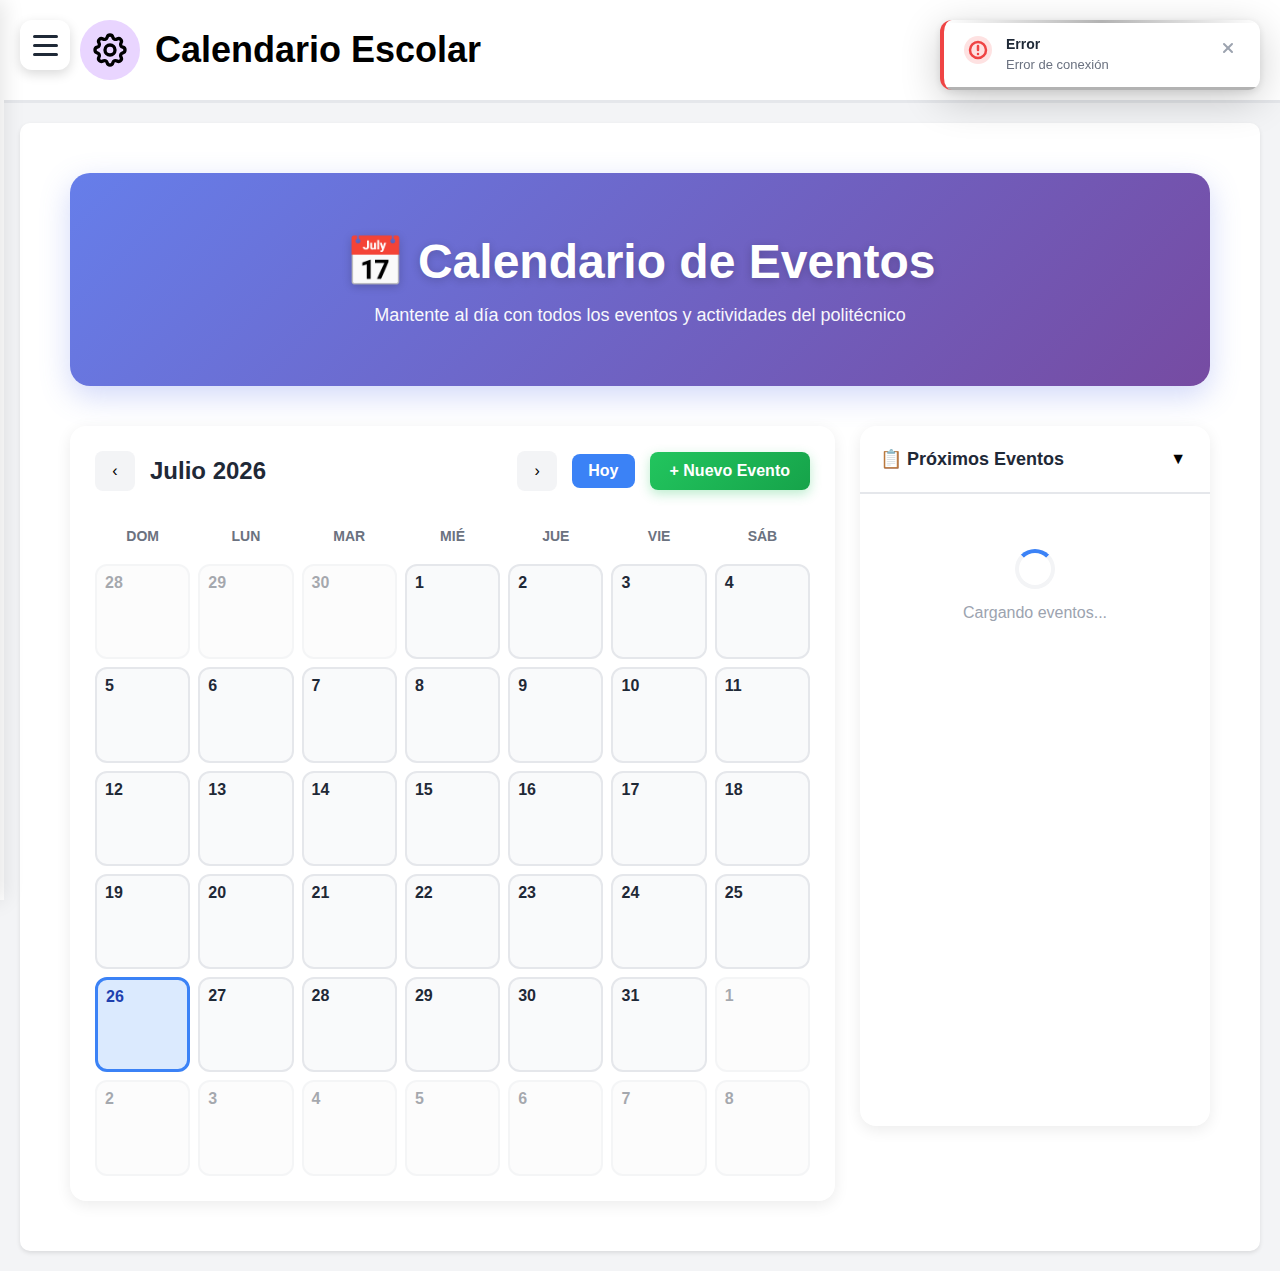
<file: html/calendario.html>
<!DOCTYPE html>
<html lang="es">
<head>
    <meta charset="UTF-8">
    <meta name="viewport" content="width=device-width, initial-scale=1.0">
    <title>Calendario - PSAC</title>
    <link rel="stylesheet" href="../css/style_index.css">
    <link rel="stylesheet" href="../css/style_calendario.css">
    <link rel="stylesheet" href="../css/sidebar_common.css">
    <link rel="stylesheet" href="../css/notification_system.css">
    <script src="../js/notification_system.js"></script>
</head>
<body>
    <!-- Botón hamburguesa -->
    <button class="menu-toggle" id="menuToggle" aria-label="Toggle menu">
        <span></span>
        <span></span>
        <span></span>
    </button>

    <!-- Overlay -->
    <div class="sidebar-overlay" id="sidebarOverlay"></div>

    <!-- SIDEBAR -->
    <aside>
        <nav class="nav-menu">
            <a href="index.html" class="nav-item">
                <img class="nav-icon" src="../svg/home.png" alt="">
                <span>Inicio</span>
            </a>
            <a href="calendario.html" class="nav-item" style="background: #f3f4f6;">
                <img class="nav-icon" src="../svg/calendar.png" alt="">
                <span>Calendario</span>
            </a>
            <a href="contactanos.html" class="nav-item">
                <img class="nav-icon" src="../svg/paper-plane.png" alt="">
                <span>Contáctanos</span>
            </a>
            <a href="noticias.html" class="nav-item">
                <img class="nav-icon" src="../svg/bolt.png" alt="">
                <span>Noticias</span>
            </a>
            <a href="galeria.html" class="nav-item">
                <img class="nav-icon" src="../svg/star.png" alt="">
                <span>Galería</span>
            </a>
            <a href="editores.html" class="nav-item">
                <img class="nav-icon" src="../svg/admin-alt.png" alt="">
                <span>Editores</span>
            </a>
            <a href="nosotros.html" class="nav-item">
                <img class="nav-icon" src="../svg/search.png" alt="">
                <span>Sobre nosotros</span>
            </a>
            

            </div>
            
            <div class="section-divider" id="section-admtools">
                <div class="section-header" onclick="toggleSection('admtools')">
                    <span>ADM. tools</span>
                    <span class="arrow" id="arrow-admtools">▼</span>
                </div>
                <div class="section-content collapsed" id="admtools">
                    <button class="btn btn-green-light" onclick="window.location='usuarios.html'">Nuevo editor</button>
                </div>
            </div>
        </nav>

        <div id="userInfo" style="padding: 20px; border-top: 2px solid #e5e7eb; margin-top: auto; display: none;">
            <div id="userAvatar"></div>
        </div>

        <button class="ingresar-btn" onclick="window.location.href='login.html'">Ingresar</button>
    </aside>
    
    <div class="divider-line" id="dividerLine"></div>
    
    <!-- CONTENEDOR PRINCIPAL -->
    <div class="main-container">
        <header>
            <div class="logo-section">
                <div class="logo-icon">
                    <svg width="40" height="40" viewBox="0 0 24 24" fill="none" stroke="currentColor">
                        <path stroke-linecap="round" stroke-linejoin="round" stroke-width="2"
                            d="M10.325 4.317c.426-1.756 2.924-1.756 3.35 0a1.724 1.724 0 002.573 1.066c1.543-.94 3.31.826 2.37 2.37a1.724 1.724 0 001.065 2.572c1.756.426 1.756 2.924 0 3.35a1.724 1.724 0 00-1.066 2.573c.94 1.543-.826 3.31-2.37 2.37a1.724 1.724 0 00-2.572 1.065c-.426 1.756-2.924 1.756-3.35 0a1.724 1.724 0 00-2.573-1.066c-1.543.94-3.31-.826-2.37-2.37a1.724 1.724 0 00-1.065-2.572c-1.756-.426-1.756-2.924 0-3.35a1.724 1.724 0 001.066-2.573c-.94-1.543.826-3.31 2.37-2.37.996.608 2.296.07 2.572-1.065z" />
                        <path stroke-linecap="round" stroke-linejoin="round" stroke-width="2"
                            d="M15 12a3 3 0 11-6 0 3 3 0 016 0z" />
                    </svg>
                </div>
                <h1 class="logo-text">Calendario Escolar</h1>
            </div>
        </header>

        <div class="body-content">
            <div class="calendario-container">
                <!-- Hero Section -->
                <div class="calendario-hero">
                    <h1>📅 Calendario de Eventos</h1>
                    <p>Mantente al día con todos los eventos y actividades del politécnico</p>
                </div>

                <!-- Layout Principal -->
                <div class="calendario-layout">
                    <!-- Calendario (Izquierda) -->
                    <div class="calendario-main">
                        <div class="calendario-header">
                            <button class="btn-nav" id="btnPrevMonth">‹</button>
                            <h2 id="currentMonth">Enero 2025</h2>
                            <button class="btn-nav" id="btnNextMonth">›</button>
                            <button class="btn-today" id="btnToday">Hoy</button>
                            <button class="btn-nuevo-evento" id="btnNuevoEvento">+ Nuevo Evento</button>
                        </div>
                        
                        <div class="calendario-grid" id="calendarioGrid">
                            <!-- Se genera dinámicamente -->
                        </div>
                    </div>

                    <!-- Sidebar de Eventos (Derecha) -->
                    <div class="eventos-sidebar">
                        <div class="eventos-header">
                            <h3>📋 Próximos Eventos</h3>
                            <button class="btn-toggle-eventos" id="btnToggleEventos">▼</button>
                        </div>
                        <div class="eventos-lista" id="eventosLista">
                            <div class="eventos-loading">
                                <div class="spinner"></div>
                                <p>Cargando eventos...</p>
                            </div>
                        </div>
                    </div>
                </div>
            </div>
        </div>
    </div>

    <!-- Modal de Evento -->
    <div class="modal-evento" id="modalEvento">
        <div class="modal-evento-overlay" onclick="cerrarModalEvento()"></div>
        <div class="modal-evento-content">
            <div class="modal-evento-header">
                <h3 id="modalEventoTitulo">Nuevo Evento</h3>
                <button class="modal-close" onclick="cerrarModalEvento()">✕</button>
            </div>
            <div class="modal-evento-body">
                <form id="formEvento">
                    <input type="hidden" id="eventoId">
                    
                    <div class="form-group">
                        <label for="eventoNombre">Nombre del Evento *</label>
                        <input type="text" id="eventoNombre" required placeholder="Ej: Reunión de padres">
                    </div>

                    <div class="form-group">
                        <label for="eventoDescripcion">Descripción</label>
                        <textarea id="eventoDescripcion" rows="3" placeholder="Detalles del evento..."></textarea>
                    </div>

                    <div class="form-row">
                        <div class="form-group">
                            <label for="eventoFecha">Fecha *</label>
                            <input type="date" id="eventoFecha" required>
                        </div>

                        <div class="form-group">
                            <label for="eventoHora">Hora</label>
                            <input type="time" id="eventoHora">
                        </div>
                    </div>

                    <div class="form-group">
                        <label for="eventoColor">Color del Evento *</label>
                        <div class="color-picker" id="colorPicker">
                            <div class="color-option" data-color="#EF4444" style="background: #EF4444"></div>
                            <div class="color-option" data-color="#F97316" style="background: #F97316"></div>
                            <div class="color-option" data-color="#F59E0B" style="background: #F59E0B"></div>
                            <div class="color-option" data-color="#84CC16" style="background: #84CC16"></div>
                            <div class="color-option" data-color="#22C55E" style="background: #22C55E"></div>
                            <div class="color-option" data-color="#14B8A6" style="background: #14B8A6"></div>
                            <div class="color-option" data-color="#3B82F6" style="background: #3B82F6"></div>
                            <div class="color-option" data-color="#8B5CF6" style="background: #8B5CF6"></div>
                            <div class="color-option" data-color="#EC4899" style="background: #EC4899"></div>
                        </div>
                        <input type="hidden" id="eventoColor" value="#3B82F6">
                    </div>

                    <div class="modal-evento-actions">
                        <button type="button" class="btn-cancelar" onclick="cerrarModalEvento()">Cancelar</button>
                        <button type="submit" class="btn-guardar">Guardar Evento</button>
                    </div>
                </form>
            </div>
        </div>
    </div>

    <!-- Modal de Detalle de Evento -->
    <div class="modal-detalle-evento" id="modalDetalleEvento">
        <div class="modal-evento-overlay" onclick="cerrarModalDetalle()"></div>
        <div class="modal-evento-content">
            <div class="modal-evento-header">
                <h3 id="detalleEventoTitulo"></h3>
                <button class="modal-close" onclick="cerrarModalDetalle()">✕</button>
            </div>
            <div class="modal-evento-body">
                <div class="evento-detalle-info">
                    <div class="info-item">
                        <span class="info-icon">📅</span>
                        <div>
                            <strong>Fecha</strong>
                            <p id="detalleFecha"></p>
                        </div>
                    </div>
                    <div class="info-item" id="detalleHoraContainer" style="display: none;">
                        <span class="info-icon">🕒</span>
                        <div>
                            <strong>Hora</strong>
                            <p id="detalleHora"></p>
                        </div>
                    </div>
                    <div class="info-item" id="detalleDescripcionContainer" style="display: none;">
                        <span class="info-icon">📝</span>
                        <div>
                            <strong>Descripción</strong>
                            <p id="detalleDescripcion"></p>
                        </div>
                    </div>
                </div>
                <div class="modal-evento-actions">
                    <button class="btn-editar" onclick="editarEventoDesdeDetalle()">✏️ Editar</button>
                    <button class="btn-eliminar" onclick="eliminarEventoDesdeDetalle()">🗑️ Eliminar</button>
                </div>
            </div>
        </div>
    </div>

    <script src="../js/scrypt_calendario.js"></script>
    <script src="../js/sidebar_common.js"></script>
    <script src="../js/sidebar_toggle.js"></script>
</body>
</html>
</file>
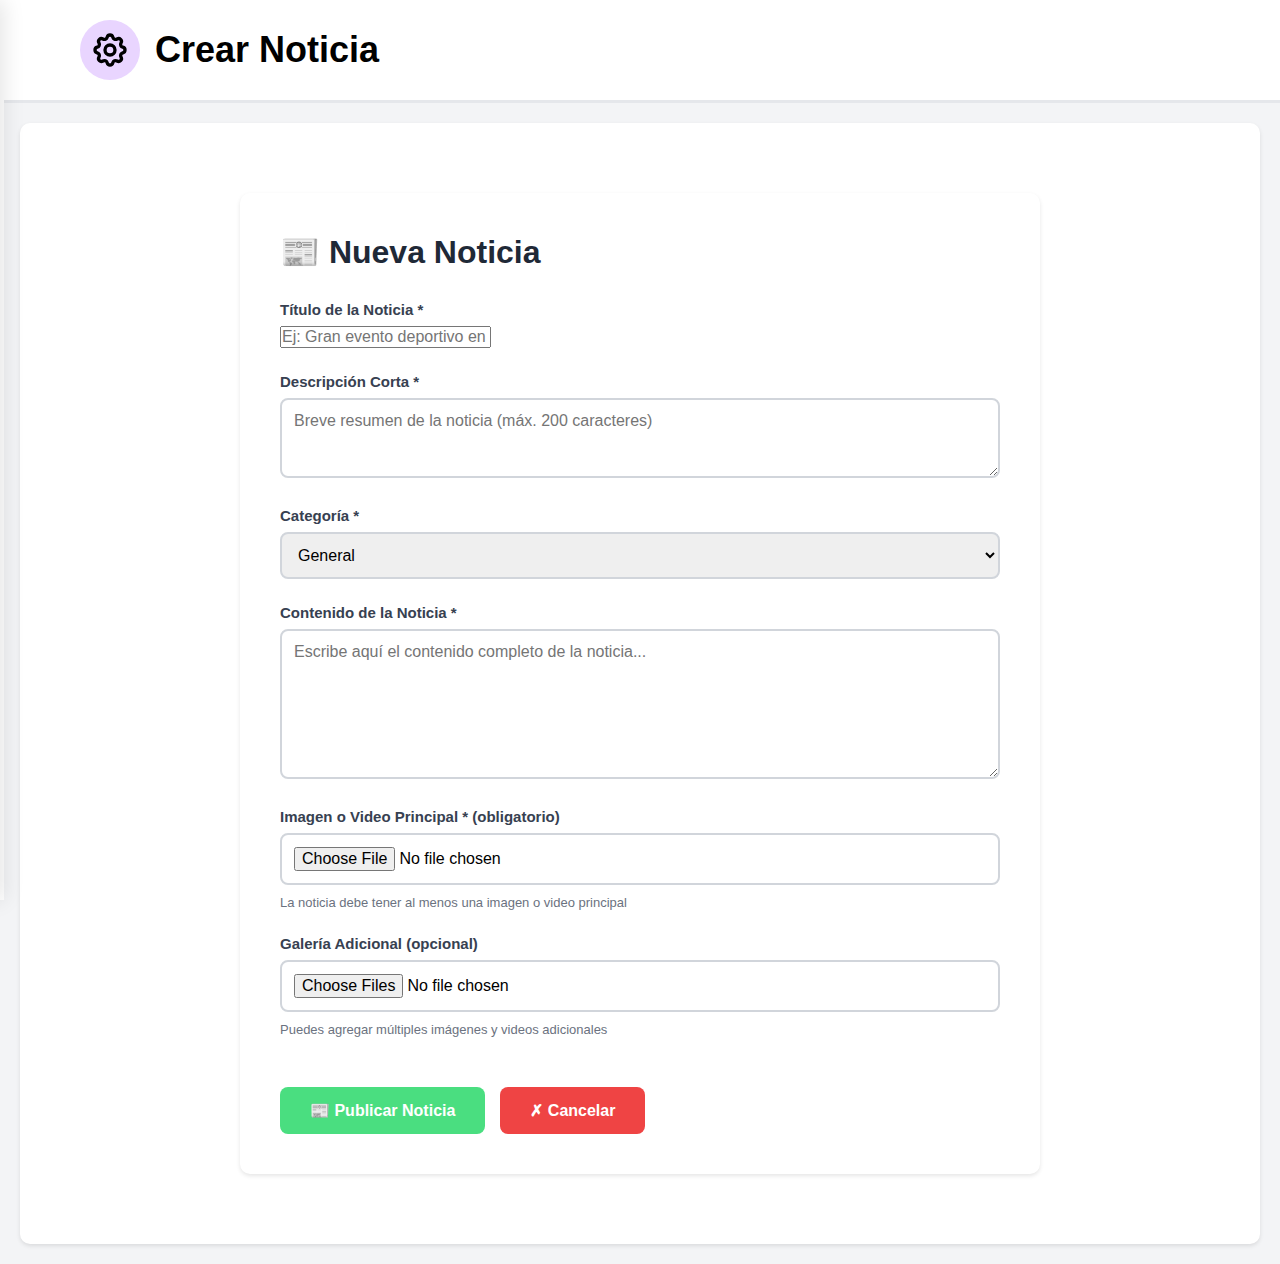
<file: html/crear_noticia.html>
<!DOCTYPE html>
<html lang="es">
<head>
    <meta charset="UTF-8">
    <meta name="viewport" content="width=device-width, initial-scale=1.0">
    <title>Crear Noticia - PSAC</title>
    <link rel="stylesheet" href="../css/style_index.css">
    <link rel="stylesheet" href="../css/style_subir.css">
    <link rel="stylesheet" href="../css/sidebar_common.css">
    <link rel="stylesheet" href="../css/notification_system.css">
    <script src="../js/notification_system.js"></script>
    <style>
        .galeria-preview {
            display: grid;
            grid-template-columns: repeat(auto-fill, minmax(150px, 1fr));
            gap: 15px;
            margin-top: 20px;
        }
        
        .galeria-item {
            position: relative;
            border-radius: 8px;
            overflow: hidden;
            border: 2px solid #e5e7eb;
        }
        
        .galeria-item img,
        .galeria-item video {
            width: 100%;
            height: 120px;
            object-fit: cover;
            display: block;
        }
        
        .galeria-item-remove {
            position: absolute;
            top: 5px;
            right: 5px;
            background: rgba(239, 68, 68, 0.9);
            color: white;
            border: none;
            border-radius: 50%;
            width: 28px;
            height: 28px;
            cursor: pointer;
            display: flex;
            align-items: center;
            justify-content: center;
            font-size: 16px;
            transition: all 0.2s;
        }
        
        .galeria-item-remove:hover {
            background: #dc2626;
            transform: scale(1.1);
        }
    </style>
</head>
<body>
    <aside>
        <nav class="nav-menu">
            <a href="index.html" class="nav-item">
                <img class="nav-icon" src="../svg/home.png" alt="">
                <span>Inicio</span>
            </a>
            <a href="noticias.html" class="nav-item">
                <img class="nav-icon" src="../svg/bolt.png" alt="">
                <span>Noticias</span>
            </a>
        </nav>

        <div id="userInfo" style="padding: 20px; border-top: 2px solid #e5e7eb; margin-top: auto; display: none;">
            <div id="userAvatar"></div>
        </div>
    </aside>
    
    <div class="divider-line"></div>
    
    <div class="main-container">
        <header>
            <div class="logo-section">
                <div class="logo-icon">
                    <svg width="40" height="40" viewBox="0 0 24 24" fill="none" stroke="currentColor">
                        <path stroke-linecap="round" stroke-linejoin="round" stroke-width="2"
                            d="M10.325 4.317c.426-1.756 2.924-1.756 3.35 0a1.724 1.724 0 002.573 1.066c1.543-.94 3.31.826 2.37 2.37a1.724 1.724 0 001.065 2.572c1.756.426 1.756 2.924 0 3.35a1.724 1.724 0 00-1.066 2.573c.94 1.543-.826 3.31-2.37 2.37a1.724 1.724 0 00-2.572 1.065c-.426 1.756-2.924 1.756-3.35 0a1.724 1.724 0 00-2.573-1.066c-1.543.94-3.31-.826-2.37-2.37a1.724 1.724 0 00-1.065-2.572c-1.756-.426-1.756-2.924 0-3.35a1.724 1.724 0 001.066-2.573c-.94-1.543.826-3.31 2.37-2.37.996.608 2.296.07 2.572-1.065z" />
                        <path stroke-linecap="round" stroke-linejoin="round" stroke-width="2"
                            d="M15 12a3 3 0 11-6 0 3 3 0 016 0z" />
                    </svg>
                </div>
                <h1 class="logo-text">Crear Noticia</h1>
            </div>
        </header>

        <div class="body-content">
            <div class="form-container">
                <h1>📰 Nueva Noticia</h1>
                
                <form id="formCrearNoticia" enctype="multipart/form-data">
                    <div class="form-group">
                        <label for="titulo">Título de la Noticia *</label>
                        <input type="text" id="titulo" name="titulo" required 
                               placeholder="Ej: Gran evento deportivo en el PSAC">
                    </div>

                    <div class="form-group">
                        <label for="descripcion">Descripción Corta *</label>
                        <textarea id="descripcion" name="descripcion" required 
                                  style="min-height: 80px;"
                                  placeholder="Breve resumen de la noticia (máx. 200 caracteres)"></textarea>
                    </div>

                    <div class="form-group">
                        <label for="categoria">Categoría *</label>
                        <select id="categoria" name="categoria" required>
                            <option value="general">General</option>
                            <option value="informatica">Informática</option>
                            <option value="deportes">Deportes</option>
                            <option value="cultura">Cultura</option>
                            <option value="mercadeo">Mercadeo</option>
                        </select>
                    </div>

                    <div class="form-group">
                        <label for="contenido">Contenido de la Noticia *</label>
                        <textarea id="contenido" name="contenido" required 
                                  placeholder="Escribe aquí el contenido completo de la noticia..."></textarea>
                    </div>

                    <div class="form-group">
                        <label for="imagenPrincipal">Imagen o Video Principal * (obligatorio)</label>
                        <input type="file" id="imagenPrincipal" name="imagen_principal" 
                               accept="image/*,video/*" required>
                        <div class="file-info">La noticia debe tener al menos una imagen o video principal</div>
                        <div class="preview-container" id="previewPrincipal"></div>
                    </div>

                    <div class="form-group">
                        <label for="galeriaAdicional">Galería Adicional (opcional)</label>
                        <input type="file" id="galeriaAdicional" 
                               accept="image/*,video/*" multiple>
                        <div class="file-info">Puedes agregar múltiples imágenes y videos adicionales</div>
                        <div class="galeria-preview" id="galeriaPreview"></div>
                    </div>

                    <div class="form-actions">
                        <button type="submit" class="btn-submit">📰 Publicar Noticia</button>
                        <button type="button" class="btn-cancel" onclick="window.location.href='noticias.html'">✗ Cancelar</button>
                    </div>
                </form>
            </div>
        </div>
    </div>

    <script src="../js/scrypt_crear_noticia.js"></script>
    <script src="../js/sidebar_common.js"></script>
</body>
</html>
</file>
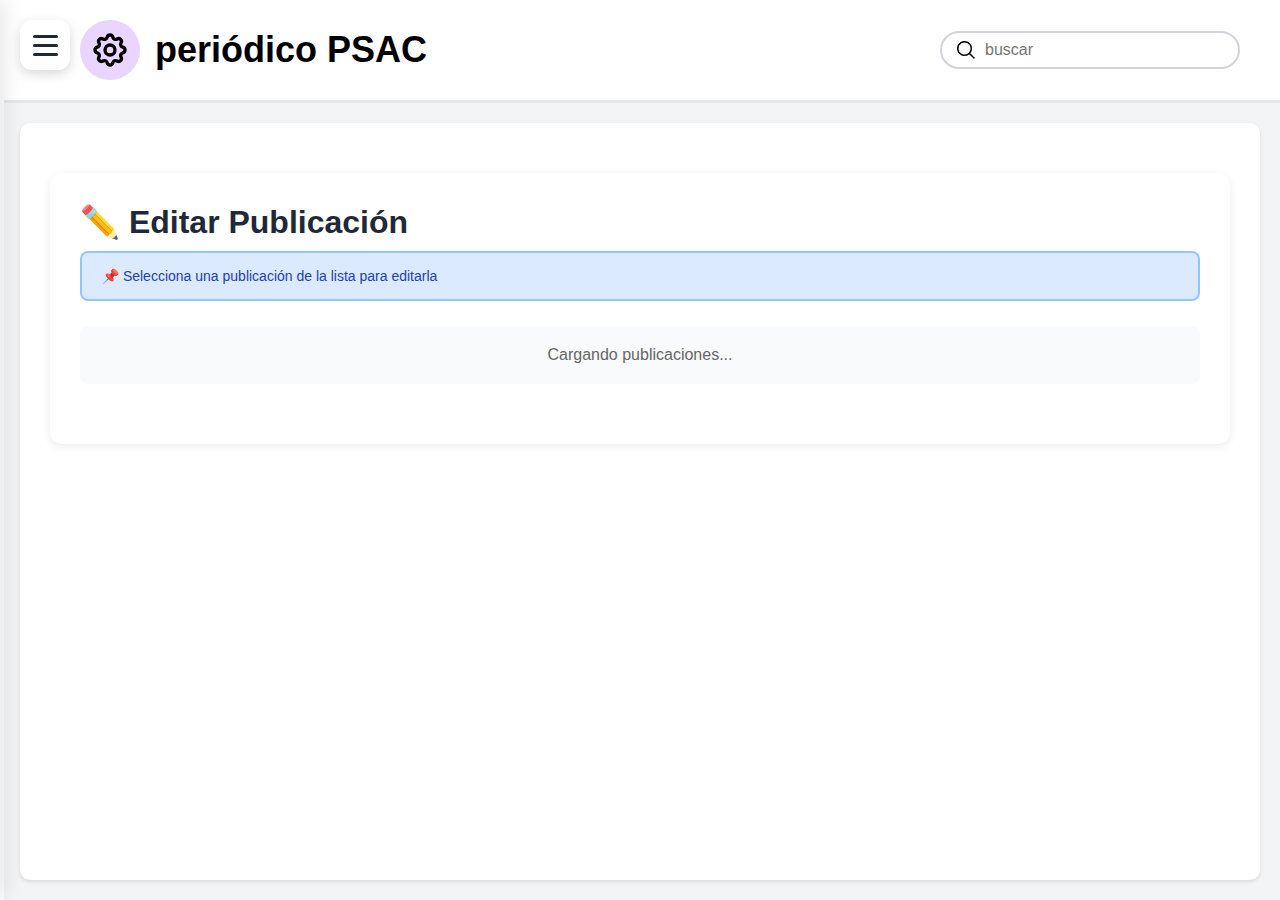
<file: html/editar.html>
<!DOCTYPE html>
<html lang="es">
<head>
    <meta charset="UTF-8">
    <meta name="viewport" content="width=device-width, initial-scale=1.0, maximum-scale=5.0, user-scalable=yes">
    <meta http-equiv="X-UA-Compatible" content="IE=edge">
    <meta name="theme-color" content="#4ADE80">
    <title>Editar Publicación - PSAC</title>
    <link rel="stylesheet" href="../css/style_editar.css">
    <link rel="stylesheet" href="../css/style_index.css">
    <link rel="stylesheet" href="../css/notification_system.css">
      <link rel="stylesheet" href="../css/sidebar_common.css">
    <script src="../js/notification_system.js"></script>
  
</head>
  <script src="../js/scrypt_editar.js" defer></script>
<body>
    <aside>
        <nav class="nav-menu">
            <a href="index.html" class="nav-item">
                <img class="nav-icon" src="../svg/home.png" alt="" aria-hidden="true">
                <span>Inicio</span>
            </a>
            <a href="calendario.html" class="nav-item">
                <img class="nav-icon" src="../svg/calendar.png" alt="" aria-hidden="true">
                <span>Calendario</span>
            </a>
            <a href="contactanos.html" class="nav-item">
                <img class="nav-icon" src="../svg/paper-plane.png" alt="" aria-hidden="true">
                <span>Contáctanos</span>
            </a>
            <a href="noticias.html" class="nav-item">
                <img class="nav-icon" src="../svg/bolt.png" alt="" aria-hidden="true">
                <span>Noticias</span>
            </a>
            <a href="galeria.html" class="nav-item">
                <img class="nav-icon" src="../svg/star.png" alt="" aria-hidden="true">
                <span>Galería</span>
            </a>
            <a href="editores.html" class="nav-item">
                <img class="nav-icon" src="../svg/admin-alt.png" alt="" aria-hidden="true">
                <span>Editores</span>
            </a>
            <a href="nosotros.html" class="nav-item">
                <img class="nav-icon" src="../svg/search.png" alt="" aria-hidden="true">
                <span>Sobre nosotros</span>
            </a>
            
            <div class="section-divider">
                <div class="section-header" onclick="toggleSection('publicar')">
                    <span>Publicar</span>
                    <span class="arrow" id="arrow-publicar">▼</span>
                </div>
                <div class="section-content" id="publicar">
                    <button class="btn btn-yellow" onclick="window.location.href='subir.html'">subir</button>
                    <button class="btn btn-orange" onclick="window.location.href='index.html'">eliminar</button>
                    <button class="btn btn-red" onclick="window.location.href='editar.html'">editar</button>
                </div>
            </div>
        </nav>
           <!-- CONTENEDOR DE USUARIO-->
        <div id="userInfo" style="padding: 20px; border-top: 2px solid #e5e7eb; margin-top: auto; display: none;">
            <div id="userAvatar">
                <!-- Se llena dinámicamente con JavaScript -->
            </div>
        </div>


    </aside>
    
    <div class="divider-line" id="dividerLine"></div>
    
    <div class="main-container">
        <header>
            <div class="logo-section">
                <div class="logo-icon">
                    <svg width="40" height="40" viewBox="0 0 24 24" fill="none" stroke="currentColor">
                        <path stroke-linecap="round" stroke-linejoin="round" stroke-width="2"
                            d="M10.325 4.317c.426-1.756 2.924-1.756 3.35 0a1.724 1.724 0 002.573 1.066c1.543-.94 3.31.826 2.37 2.37a1.724 1.724 0 001.065 2.572c1.756.426 1.756 2.924 0 3.35a1.724 1.724 0 00-1.066 2.573c.94 1.543-.826 3.31-2.37 2.37a1.724 1.724 0 00-2.572 1.065c-.426 1.756-2.924 1.756-3.35 0a1.724 1.724 0 00-2.573-1.066c-1.543.94-3.31-.826-2.37-2.37a1.724 1.724 0 00-1.065-2.572c-1.756-.426-1.756-2.924 0-3.35a1.724 1.724 0 001.066-2.573c-.94-1.543.826-3.31 2.37-2.37.996.608 2.296.07 2.572-1.065z" />
                        <path stroke-linecap="round" stroke-linejoin="round" stroke-width="2"
                            d="M15 12a3 3 0 11-6 0 3 3 0 016 0z" />
                    </svg>
                </div>
                <h1 class="logo-text">periódico PSAC</h1>
            </div>
            <div class="search-box">
                <img class="search-icon" src="../svg/search.png" alt="" aria-hidden="true">
                <input type="text" placeholder="buscar">
            </div>
        </header>

        <div class="body-content">
            <div class="form-container">
                <h1>✏️ Editar Publicación</h1>
                
                <div class="alert alert-info">
                    📌 Selecciona una publicación de la lista para editarla
                </div>

                <div class="publicaciones-list" id="publicacionesList">
                    <p style="text-align:center; color:#666;">Cargando publicaciones...</p>
                </div>

                <form id="formEditar" enctype="multipart/form-data" style="display:none;">
                    <input type="hidden" name="id" id="edit_id">

                    <div class="form-group">
                        <label for="edit_area">Área:</label>
                        <select name="area" id="edit_area" required>
                            <option value="informatica">Informática</option>
                            <option value="mercadeo">Mercadeo</option>
                            <option value="contabilidad">Contabilidad</option>
                            <option value="logistica">Logística</option>
                            <option value="turismo">Turismo</option>
                            <option value="acondicionamiento">Acondicionamiento Físico</option>
                            <option value="sociales">Sociales</option>
                            <option value="matematica">Matemática</option>
                            <option value="lengua">Lengua Española</option>
                            <option value="naturales">Naturales</option>
                        </select>
                    </div>

                    <div class="form-group">
                        <label for="edit_contenido">Contenido:</label>
                        <textarea name="contenido" id="edit_contenido" required></textarea>
                    </div>

                    <div class="form-group">
                        <label for="edit_archivo">Cambiar archivo (opcional):</label>
                        <div class="current-file" id="currentFile" style="display:none;"></div>
                        <input type="file" name="archivo" id="edit_archivo" accept="image/*,video/*">
                        <div class="file-info">Deja vacío si no deseas cambiar el archivo actual</div>
                        <div class="preview-container" id="previewContainer"></div>
                    </div>

                    <div class="form-group">
                        <div class="checkbox-group">
                            <input type="checkbox" name="destacado" value="1" id="edit_destacado">
                            <label for="edit_destacado" style="margin: 0;">⭐ Marcar como destacada</label>
                        </div>
                    </div>

                    <div class="form-actions">
                        <button type="submit" class="btn-submit">💾 Guardar Cambios</button>
                        <button type="button" class="btn-cancel" onclick="window.location.href='index.html'">✗ Cancelar</button>
                    </div>
                </form>
            </div>
        </div>
    </div>
    <script src="../js/sidebar_toggle.js"></script>
<script src="../js/sidebar_common.js"></script>
</body>
</html>
</file>
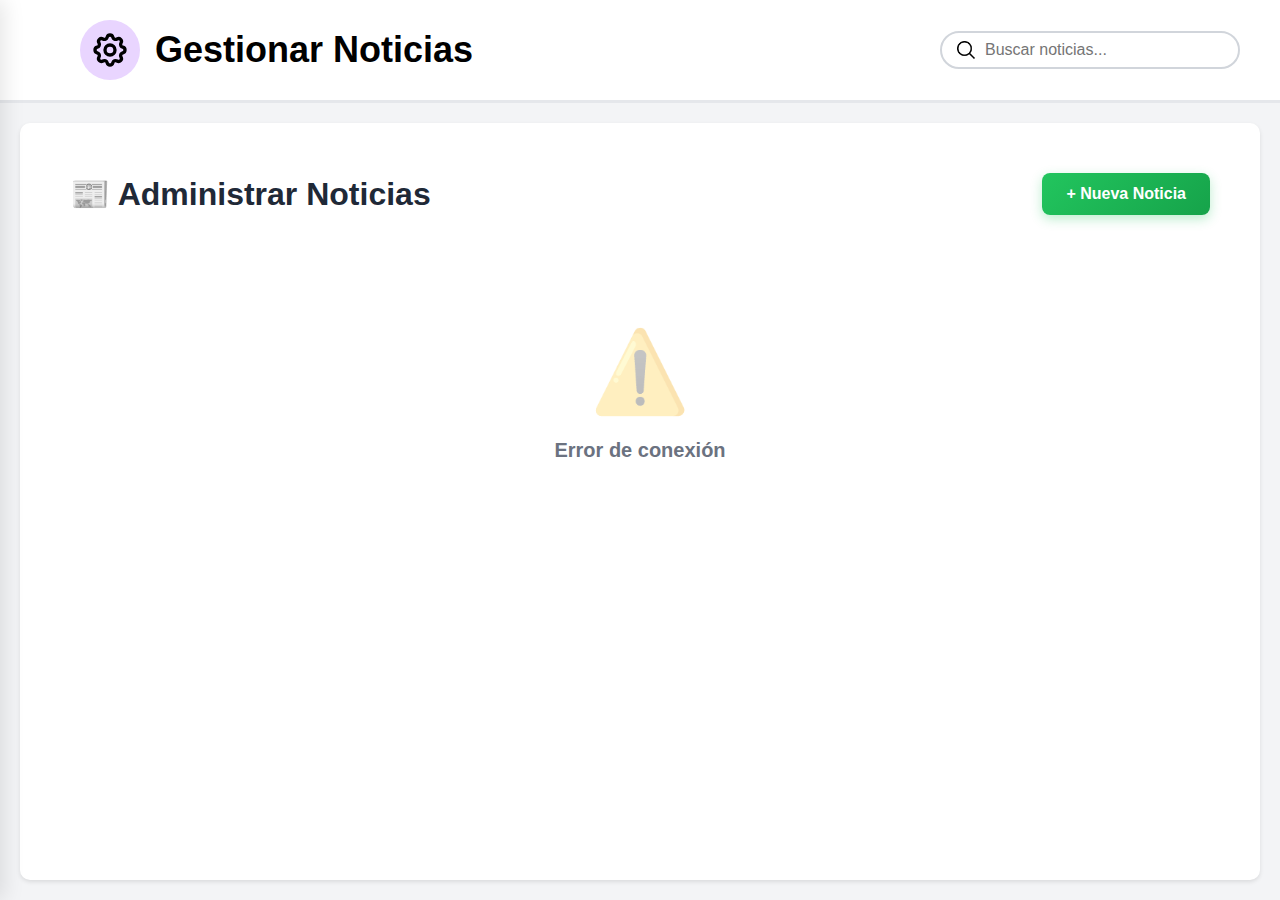
<file: html/editar_noticias.html>
<!DOCTYPE html>
<html lang="es">
<head>
    <meta charset="UTF-8">
    <meta name="viewport" content="width=device-width, initial-scale=1.0">
    <title>Gestionar Noticias - PSAC</title>
    <link rel="stylesheet" href="../css/style_index.css">
    <link rel="stylesheet" href="../css/style_editar_noticias.css">
    <link rel="stylesheet" href="../css/sidebar_common.css">
    <link rel="stylesheet" href="../css/notification_system.css">
    <script src="../js/notification_system.js"></script>
</head>
<body>
    <!-- Sidebar (igual que otras páginas) -->
    <aside>
        <nav class="nav-menu">
            <a href="index.html" class="nav-item">
                <img class="nav-icon" src="../svg/home.png" alt="">
                <span>Inicio</span>
            </a>
            <a href="noticias.html" class="nav-item">
                <img class="nav-icon" src="../svg/bolt.png" alt="">
                <span>Noticias</span>
            </a>
            <a href="editar_noticias.html" class="nav-item" style="background: #f3f4f6;">
                <img class="nav-icon" src="../svg/bolt.png" alt="">
                <span>Gestionar Noticias</span>
            </a>
        </nav>
        
        <div id="userInfo" style="padding: 20px; border-top: 2px solid #e5e7eb; margin-top: auto; display: none;">
            <div id="userAvatar"></div>
        </div>
    </aside>
    
    <div class="main-container">
        <header>
            <div class="logo-section">
                <div class="logo-icon">
                    <svg width="40" height="40" viewBox="0 0 24 24" fill="none" stroke="currentColor">
                        <path stroke-linecap="round" stroke-linejoin="round" stroke-width="2"
                            d="M10.325 4.317c.426-1.756 2.924-1.756 3.35 0a1.724 1.724 0 002.573 1.066c1.543-.94 3.31.826 2.37 2.37a1.724 1.724 0 001.065 2.572c1.756.426 1.756 2.924 0 3.35a1.724 1.724 0 00-1.066 2.573c.94 1.543-.826 3.31-2.37 2.37a1.724 1.724 0 00-2.572 1.065c-.426 1.756-2.924 1.756-3.35 0a1.724 1.724 0 00-2.573-1.066c-1.543.94-3.31-.826-2.37-2.37a1.724 1.724 0 00-1.065-2.572c-1.756-.426-1.756-2.924 0-3.35a1.724 1.724 0 001.066-2.573c-.94-1.543.826-3.31 2.37-2.37.996.608 2.296.07 2.572-1.065z" />
                        <path stroke-linecap="round" stroke-linejoin="round" stroke-width="2"
                            d="M15 12a3 3 0 11-6 0 3 3 0 016 0z" />
                    </svg>
                </div>
                <h1 class="logo-text">Gestionar Noticias</h1>
            </div>
            <div class="search-box">
                <img class="search-icon" src="../svg/search.png" alt="">
                <input type="text" id="searchNoticias" placeholder="Buscar noticias...">
            </div>
        </header>

        <div class="body-content">
            <div class="noticias-manager-container">
                <div class="manager-header">
                    <h2>📰 Administrar Noticias</h2>
                    <button class="btn-nueva-noticia" onclick="window.location.href='crear_noticia.html'">
                        + Nueva Noticia
                    </button>
                </div>

                <div class="noticias-grid" id="noticiasGrid">
                    <div class="loading-state">
                        <div class="spinner"></div>
                        <p>Cargando noticias...</p>
                    </div>
                </div>
            </div>
        </div>
    </div>

    <!-- Modal de Edición -->
    <div class="modal-editar" id="modalEditar">
        <div class="modal-overlay" onclick="cerrarModalEditar()"></div>
        <div class="modal-content">
            <div class="modal-header">
                <h3>✏️ Editar Noticia</h3>
                <button class="modal-close" onclick="cerrarModalEditar()">✕</button>
            </div>
            <div class="modal-body">
                <form id="formEditar" enctype="multipart/form-data">
                    <input type="hidden" id="editNoticiaId">
                    
                    <div class="form-group">
                        <label for="editTitulo">Título</label>
                        <input type="text" id="editTitulo" required>
                    </div>

                    <div class="form-group">
                        <label for="editDescripcion">Descripción Corta</label>
                        <textarea id="editDescripcion" rows="2" maxlength="200"></textarea>
                    </div>

                    <div class="form-group">
                        <label for="editCategoria">Categoría</label>
                        <select id="editCategoria">
                            <option value="general">General</option>
                            <option value="informatica">Informática</option>
                            <option value="deportes">Deportes</option>
                            <option value="cultura">Cultura</option>
                            <option value="mercadeo">Mercadeo</option>
                        </select>
                    </div>

                    <div class="form-group">
                        <label for="editContenido">Contenido</label>
                        <textarea id="editContenido" rows="6" required></textarea>
                    </div>

                    <div class="form-actions">
                        <button type="button" class="btn-cancelar" onclick="cerrarModalEditar()">Cancelar</button>
                        <button type="submit" class="btn-guardar">Guardar Cambios</button>
                    </div>
                </form>
            </div>
        </div>
    </div>

    <script src="../js/scrypt_editar_noticias.js"></script>
    <script src="../js/sidebar_common.js"></script>
</body>
</html>
</file>
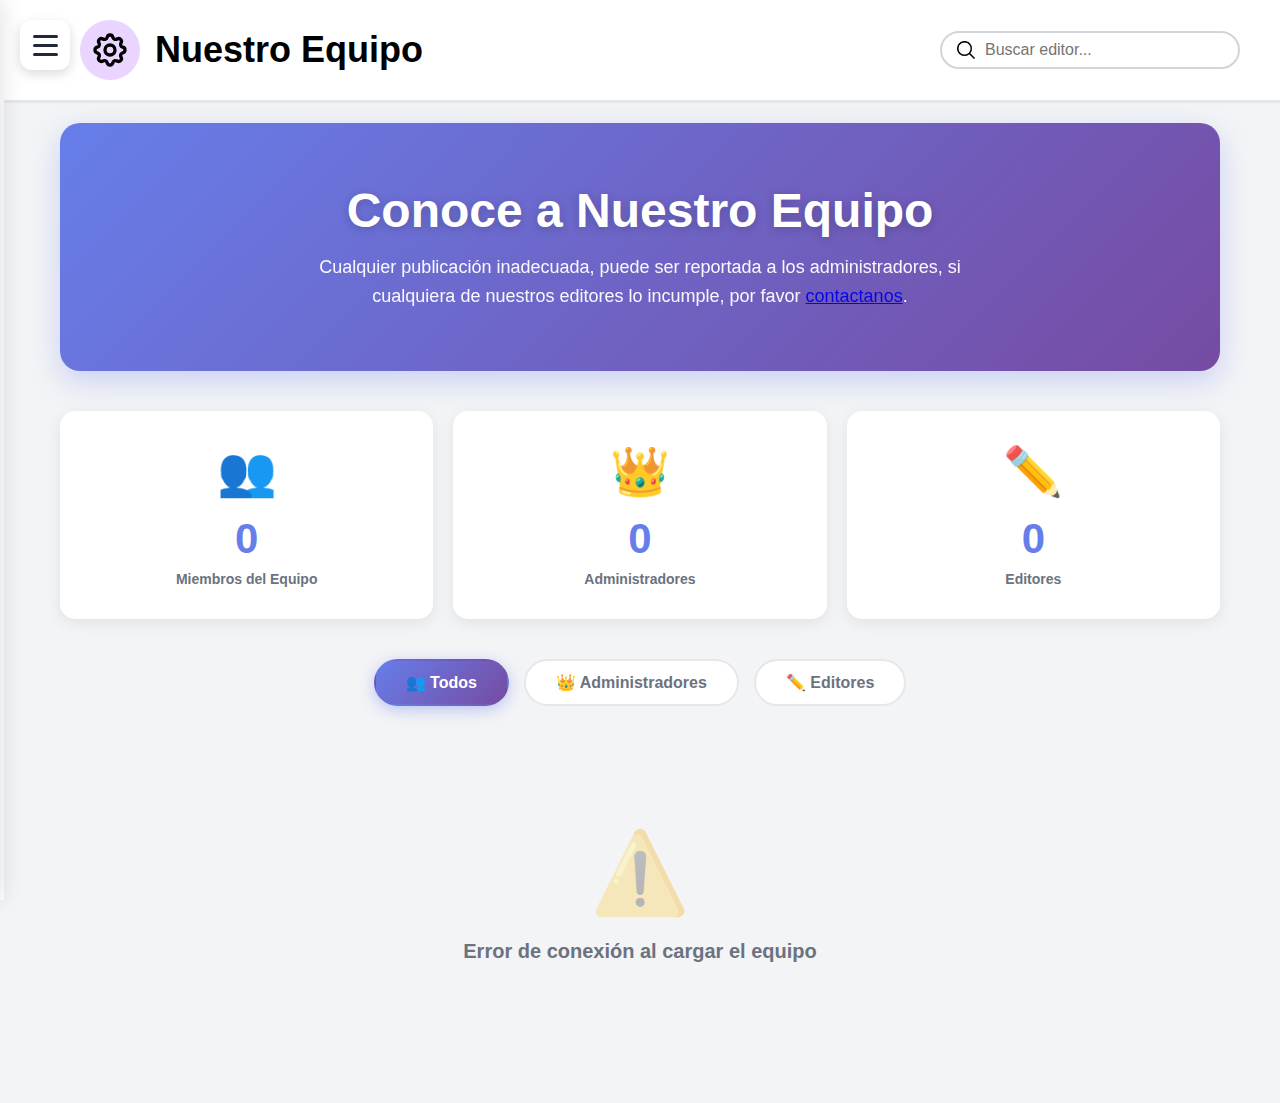
<file: html/editores.html>
<!DOCTYPE html>
<html lang="es">
<head>
    <meta charset="UTF-8">
    <meta name="viewport" content="width=device-width, initial-scale=1.0, maximum-scale=5.0, user-scalable=yes">
    <meta http-equiv="X-UA-Compatible" content="IE=edge">
    <meta name="theme-color" content="#4ADE80">
    <title>Nuestro Equipo - Periódico PSAC</title>
    <link rel="stylesheet" href="../css/style_index.css">
    <link rel="stylesheet" href="../css/style_editores.css">
      <link rel="stylesheet" href="../css/sidebar_common.css">
    <link rel="stylesheet" href="../css/notification_system.css">
    <script src="../js/notification_system.js"></script>

</head>
    <script src="../js/scrypt_editores.js"></script>
<body>
    <aside>
        <nav class="nav-menu">
            <a href="index.html" class="nav-item">
                <img class="nav-icon" src="../svg/home.png" alt="">
                <span>Inicio</span>
            </a>
            <a href="calendario.html" class="nav-item">
                <img class="nav-icon" src="../svg/calendar.png" alt="">
                <span>Calendario</span>
            </a>
            <a href="contactanos.html" class="nav-item">
                <img class="nav-icon" src="../svg/paper-plane.png" alt="">
                <span>Contáctanos</span>
            </a>
            <a href="noticias.html" class="nav-item">
                <img class="nav-icon" src="../svg/bolt.png" alt="">
                <span>Noticias</span>
            </a>
            <a href="galeria.html" class="nav-item">
                <img class="nav-icon" src="../svg/star.png" alt="">
                <span>Galería</span>
            </a>
            <a href="editores.html" class="nav-item" style="background: #f3f4f6;">
                <img class="nav-icon" src="../svg/admin-alt.png" alt="">
                <span>Editores</span>
            </a>
            <a href="nosotros.html" class="nav-item">
                <img class="nav-icon" src="../svg/search.png" alt="">
                <span>Sobre nosotros</span>
            </a>
        </nav>
        
        <!-- CONTENEDOR DE USUARIO-->
        <div id="userInfo" style="padding: 20px; border-top: 2px solid #e5e7eb; margin-top: auto; display: none;">
            <div id="userAvatar">
                <!-- Se llena dinámicamente con JavaScript -->
            </div>
        </div>



    </aside>
    
    <div class="divider-line"></div>
    
    <div class="main-container">
        <header>
            <div class="logo-section">
                <div class="logo-icon">
                    <svg width="40" height="40" viewBox="0 0 24 24" fill="none" stroke="currentColor">
                        <path stroke-linecap="round" stroke-linejoin="round" stroke-width="2"
                            d="M10.325 4.317c.426-1.756 2.924-1.756 3.35 0a1.724 1.724 0 002.573 1.066c1.543-.94 3.31.826 2.37 2.37a1.724 1.724 0 001.065 2.572c1.756.426 1.756 2.924 0 3.35a1.724 1.724 0 00-1.066 2.573c.94 1.543-.826 3.31-2.37 2.37a1.724 1.724 0 00-2.572 1.065c-.426 1.756-2.924 1.756-3.35 0a1.724 1.724 0 00-2.573-1.066c-1.543.94-3.31-.826-2.37-2.37a1.724 1.724 0 00-1.065-2.572c-1.756-.426-1.756-2.924 0-3.35a1.724 1.724 0 001.066-2.573c-.94-1.543.826-3.31 2.37-2.37.996.608 2.296.07 2.572-1.065z" />
                        <path stroke-linecap="round" stroke-linejoin="round" stroke-width="2"
                            d="M15 12a3 3 0 11-6 0 3 3 0 016 0z" />
                    </svg>
                </div>
                <h1 class="logo-text">Nuestro Equipo</h1>
            </div>
            <div class="search-box">
                <img class="search-icon" src="../svg/search.png" alt="">
                <input type="text" id="searchEditor" placeholder="Buscar editor...">
            </div>
        </header>

        <div class="main-conteiner">
            <div class="team-container">
                <!-- Hero Section -->
                <div class="hero-section">
                    <h1 class="hero-title"> Conoce a Nuestro Equipo</h1>
                    <p class="hero-subtitle">
                        Cualquier publicación inadecuada, puede ser reportada a los administradores, si cualquiera de nuestros editores lo incumple, por favor <a href="contactanos.html">contactanos</a>.
                    </p>
                </div>

                <!-- Estadísticas -->
                <div class="stats-section">
                    <div class="stat-card">
                        <div class="stat-icon">👥</div>
                        <div class="stat-number" id="totalEditores">0</div>
                        <div class="stat-label">Miembros del Equipo</div>
                    </div>
                    <div class="stat-card">
                        <div class="stat-icon">👑</div>
                        <div class="stat-number" id="totalAdmins">0</div>
                        <div class="stat-label">Administradores</div>
                    </div>
                    <div class="stat-card">
                        <div class="stat-icon">✏️</div>
                        <div class="stat-number" id="totalEditorsOnly">0</div>
                        <div class="stat-label">Editores</div>
                    </div>
                </div>

                <!-- Filtros -->
                <div class="filters-section">
                    <button class="filter-tab active" onclick="filtrarPorRol('todos')" id="tabTodos">
                        👥 Todos
                    </button>
                    <button class="filter-tab" onclick="filtrarPorRol('admin')" id="tabAdmin">
                        👑 Administradores
                    </button>
                    <button class="filter-tab" onclick="filtrarPorRol('editor')" id="tabEditor">
                        ✏️ Editores
                    </button>
                </div>

                <!-- Grid de Editores -->
                <div class="editores-grid" id="editoresGrid">
                    <div class="loading-state">
                        <div class="spinner"></div>
                        <p>Cargando equipo...</p>
                    </div>
                </div>
            </div>
        </div>
    </div>
    <script src="../js/sidebar_toggle.js"></script>
<script src="../js/sidebar_common.js"></script>
</body>
</html>
</file>
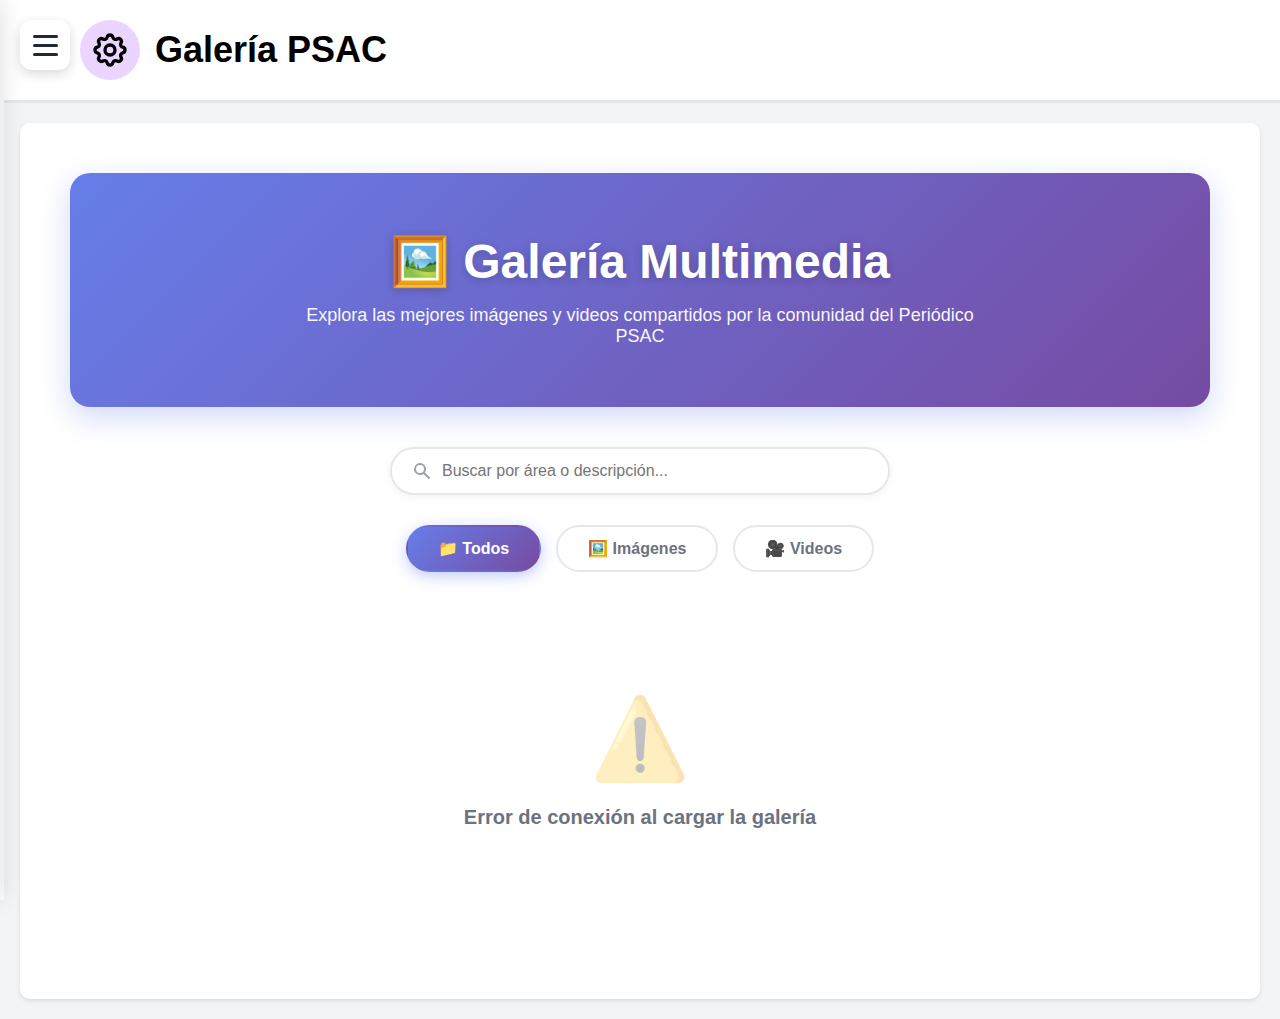
<file: html/galeria.html>
<!DOCTYPE html>
<html lang="es">
<head>
    <meta charset="UTF-8">
    <meta name="viewport" content="width=device-width, initial-scale=1.0">
    <title>Galería - Periódico PSAC</title>
    <link rel="stylesheet" href="../css/style_index.css">
    <link rel="stylesheet" href="../css/sidebar_common.css">
    <link rel="stylesheet" href="../css/notification_system.css">
    <link rel="stylesheet" href="../css/style_galeria.css"> 
    <script src="../js/notification_system.js"></script>
</head>
<body>
    <!-- Botón hamburguesa -->
    <button class="menu-toggle" id="menuToggle" aria-label="Toggle menu">
        <span></span>
        <span></span>
        <span></span>
    </button>

    <!-- Overlay -->
    <div class="sidebar-overlay" id="sidebarOverlay"></div>

    <!-- SIDEBAR -->
    <aside>
        <nav class="nav-menu">
            <a href="index.html" class="nav-item">
                <img class="nav-icon" src="../svg/home.png" alt="">
                <span>Inicio</span>
            </a>
            <a href="calendario.html" class="nav-item">
                <img class="nav-icon" src="../svg/calendar.png" alt="">
                <span>Calendario</span>
            </a>
            <a href="contactanos.html" class="nav-item">
                <img class="nav-icon" src="../svg/paper-plane.png" alt="">
                <span>Contáctanos</span>
            </a>
            <a href="noticias.html" class="nav-item">
                <img class="nav-icon" src="../svg/bolt.png" alt="">
                <span>Noticias</span>
            </a>
            <a href="galeria.html" class="nav-item" style="background: #f3f4f6;">
                <img class="nav-icon" src="../svg/star.png" alt="">
                <span>Galería</span>
            </a>
            <a href="editores.html" class="nav-item">
                <img class="nav-icon" src="../svg/admin-alt.png" alt="">
                <span>Editores</span>
            </a>
            <a href="nosotros.html" class="nav-item">
                <img class="nav-icon" src="../svg/search.png" alt="">
                <span>Sobre nosotros</span>
            </a>
        </nav>

        <div id="userInfo" style="padding: 20px; border-top: 2px solid #e5e7eb; margin-top: auto; display: none;">
            <div id="userAvatar"></div>
        </div>

        <button class="ingresar-btn" onclick="window.location.href='login.html'">Ingresar</button>
    </aside>
    
    <div class="divider-line" id="dividerLine"></div>
    
    <!-- CONTENEDOR PRINCIPAL -->
    <div class="main-container">
        <header>
            <div class="logo-section">
                <div class="logo-icon">
                    <svg width="40" height="40" viewBox="0 0 24 24" fill="none" stroke="currentColor">
                        <path stroke-linecap="round" stroke-linejoin="round" stroke-width="2"
                            d="M10.325 4.317c.426-1.756 2.924-1.756 3.35 0a1.724 1.724 0 002.573 1.066c1.543-.94 3.31.826 2.37 2.37a1.724 1.724 0 001.065 2.572c1.756.426 1.756 2.924 0 3.35a1.724 1.724 0 00-1.066 2.573c.94 1.543-.826 3.31-2.37 2.37a1.724 1.724 0 00-2.572 1.065c-.426 1.756-2.924 1.756-3.35 0a1.724 1.724 0 00-2.573-1.066c-1.543.94-3.31-.826-2.37-2.37a1.724 1.724 0 00-1.065-2.572c-1.756-.426-1.756-2.924 0-3.35a1.724 1.724 0 001.066-2.573c-.94-1.543.826-3.31 2.37-2.37.996.608 2.296.07 2.572-1.065z" />
                        <path stroke-linecap="round" stroke-linejoin="round" stroke-width="2"
                            d="M15 12a3 3 0 11-6 0 3 3 0 016 0z" />
                    </svg>
                </div>
                <h1 class="logo-text">Galería PSAC</h1>
            </div>
        </header>

        <div class="body-content">
            <div class="galeria-container">
                <!-- Hero Section -->
                <div class="galeria-hero">
                    <h1>🖼️ Galería Multimedia</h1>
                    <p>Explora las mejores imágenes y videos compartidos por la comunidad del Periódico PSAC</p>
                </div>

                <!-- Buscador -->
                <div class="galeria-search">
                    <div class="search-box-galeria">
                        <svg fill="currentColor" viewBox="0 0 20 20" xmlns="http://www.w3.org/2000/svg">
                            <path fill-rule="evenodd" d="M8 4a4 4 0 100 8 4 4 0 000-8zM2 8a6 6 0 1110.89 3.476l4.817 4.817a1 1 0 01-1.414 1.414l-4.816-4.816A6 6 0 012 8z" clip-rule="evenodd"></path>
                        </svg>
                        <input type="text" id="searchGaleria" placeholder="Buscar por área o descripción...">
                    </div>
                </div>

                <!-- Filtros -->
                <div class="galeria-controles">
                    <button class="filtro-btn active" onclick="filtrarPor('todos')">
                        📁 Todos
                    </button>
                    <button class="filtro-btn" onclick="filtrarPor('imagen')">
                        🖼️ Imágenes
                    </button>
                    <button class="filtro-btn" onclick="filtrarPor('video')">
                        🎥 Videos
                    </button>
                </div>

                <!-- Grid de Galería -->
                <div class="galeria-grid" id="galeriaGrid">
                    <div class="loading-galeria">
                        <div class="spinner-galeria"></div>
                        <p>Cargando galería...</p>
                    </div>
                </div>
            </div>
        </div>
    </div>

    <!-- Modal de Visualización -->
    <div class="modal-galeria" id="modalGaleria">
        <div class="modal-galeria-contenido">
            <button class="modal-close-galeria" onclick="cerrarModal()">✕</button>
            <div id="modalMediaContainer"></div>
            <div class="modal-galeria-info" id="modalInfoContainer"></div>
        </div>
    </div>

 <script src="../js/scrypt_galeria.js"></script>
 <script src="../js/sidebar_common.js"></script>
 <script src="../js/sidebar_toggle.js"></script>
</body>
</html>
</file>
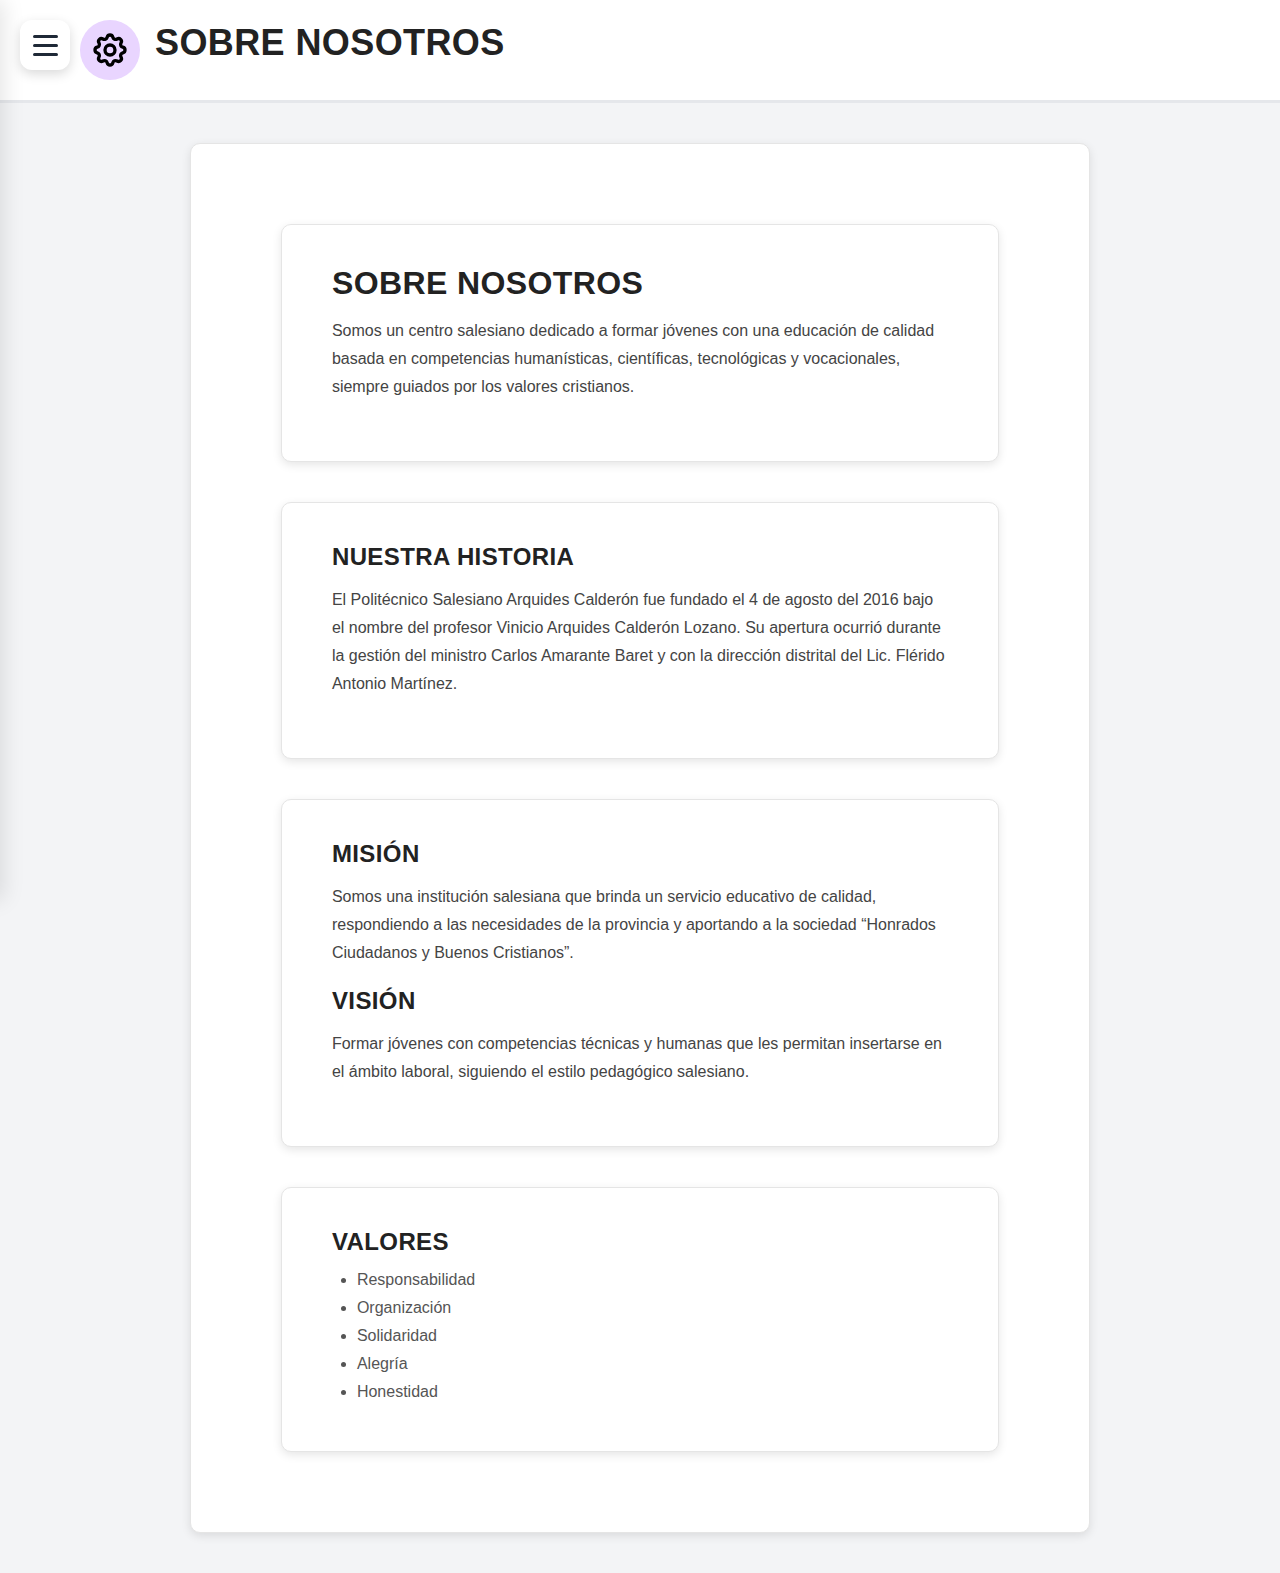
<file: html/nosotros.html>
<!DOCTYPE html>
<html lang="en">

<head>
    <meta charset="UTF-8">
    <meta name="viewport" content="width=device-width, initial-scale=1.0, maximum-scale=5.0, user-scalable=yes">
    <meta http-equiv="X-UA-Compatible" content="IE=edge">
    <meta name="theme-color" content="#4ADE80">
    <title>Sobre nosotros</title>
    <link rel="stylesheet" href="../css/style_index.css">
    <link rel="stylesheet" href="../css/style_nosotros.css">
      <link rel="stylesheet" href="../css/sidebar_common.css">
     
    <script src="../js/auth_guard.js"></script>
</head>

<body>
    <aside>
        <nav class="nav-menu">
            <a href="index.html" class="nav-item">
                <img class="nav-icon" src="../svg/home.png" alt="" aria-hidden="true">
                <span>Inicio</span>
            </a>
            <a href="calendario.html" class="nav-item">
                <img class="nav-icon" src="../svg/calendar.png" alt="" aria-hidden="true">
                <span>Calendario</span>
            </a>
            <a href="contactanos.html" class="nav-item">
                <img class="nav-icon" src="../svg/paper-plane.png" alt="" aria-hidden="true">
                <span>Contáctanos</span>
            </a>
            <a href="noticias.html" class="nav-item">
                <img class="nav-icon" src="../svg/bolt.png" alt="" aria-hidden="true">
                <span>Noticias</span>
            </a>
            <a href="galeria.html" class="nav-item">
                <img class="nav-icon" src="../svg/star.png" alt="" aria-hidden="true">
                <span>Galería</span>
            </a>
            <a href="editores.html" class="nav-item">
                <img class="nav-icon" src="../svg/admin-alt.png" alt="" aria-hidden="true">
                <span>Editores</span>
            </a>
            <a href="nosotros.html" class="nav-item">
                <img class="nav-icon" src="../svg/search.png" alt="" aria-hidden="true">
                <span>Sobre nosotros</span>
            </a>

        </nav>

        <!-- CONTENEDOR DE USUARIO-->
        <div id="userInfo" style="padding: 20px; border-top: 2px solid #e5e7eb; margin-top: auto; display: none;">
            <div id="userAvatar">
                <!-- Se llena dinámicamente con JavaScript -->
            </div>
        </div>


    </aside>
    
    <div class="main-container">
        <header>
            <div class="logo-section">
                <div class="logo-icon">
                    <svg width="40" height="40" viewBox="0 0 24 24" fill="none" stroke="currentColor">
                        <path stroke-linecap="round" stroke-linejoin="round" stroke-width="2"
                            d="M10.325 4.317c.426-1.756 2.924-1.756 3.35 0a1.724 1.724 0 002.573 1.066c1.543-.94 3.31.826 2.37 2.37a1.724 1.724 0 001.065 2.572c1.756.426 1.756 2.924 0 3.35a1.724 1.724 0 00-1.066 2.573c.94 1.543-.826 3.31-2.37 2.37a1.724 1.724 0 00-2.572 1.065c-.426 1.756-2.924 1.756-3.35 0a1.724 1.724 0 00-2.573-1.066c-1.543.94-3.31-.826-2.37-2.37a1.724 1.724 0 00-1.065-2.572c-1.756-.426-1.756-2.924 0-3.35a1.724 1.724 0 001.066-2.573c-.94-1.543.826-3.31 2.37-2.37.996.608 2.296.07 2.572-1.065z" />
                        <path stroke-linecap="round" stroke-linejoin="round" stroke-width="2"
                            d="M15 12a3 3 0 11-6 0 3 3 0 016 0z" />
                    </svg>
                </div>
                <h1 class="logo-text">Sobre nosotros</h1>
            </div>
        </header>

        <section class="pagina">
            <section class="sobre">
                <h1>Sobre Nosotros</h1>
                <p>Somos un centro salesiano dedicado a formar jóvenes con una educación de calidad basada en
                    competencias
                    humanísticas, científicas, tecnológicas y vocacionales, siempre guiados por los valores cristianos.
                </p>
            </section>


            <section class="historia">
                <h2>Nuestra Historia</h2>
                <p>El Politécnico Salesiano Arquides Calderón fue fundado el 4 de agosto del 2016 bajo el nombre del
                    profesor Vinicio Arquides Calderón Lozano. Su apertura ocurrió durante la gestión del ministro
                    Carlos
                    Amarante Baret y con la dirección distrital del Lic. Flérido Antonio Martínez.</p>
            </section>


            <section class="mision-vision">
                <h2>Misión</h2>
                <p>Somos una institución salesiana que brinda un servicio educativo de calidad, respondiendo a las
                    necesidades de la provincia y aportando a la sociedad “Honrados Ciudadanos y Buenos Cristianos”.</p>


                <h2>Visión</h2>
                <p>Formar jóvenes con competencias técnicas y humanas que les permitan insertarse en el ámbito laboral,
                    siguiendo el estilo pedagógico salesiano.</p>
            </section>


            <section class="valores">
                <h2>Valores</h2>
                <ul>
                    <li>Responsabilidad</li>
                    <li>Organización</li>
                    <li>Solidaridad</li>
                    <li>Alegría</li>
                    <li>Honestidad</li>
                </ul>
            </section>
        </section>
    </div>
        <script src="../js/sidebar_toggle.js"></script>
    <script src="../js/sidebar_common.js"></script>
       <script src="../js/scrypt_index.js"></script>
</body>

</html>
</file>
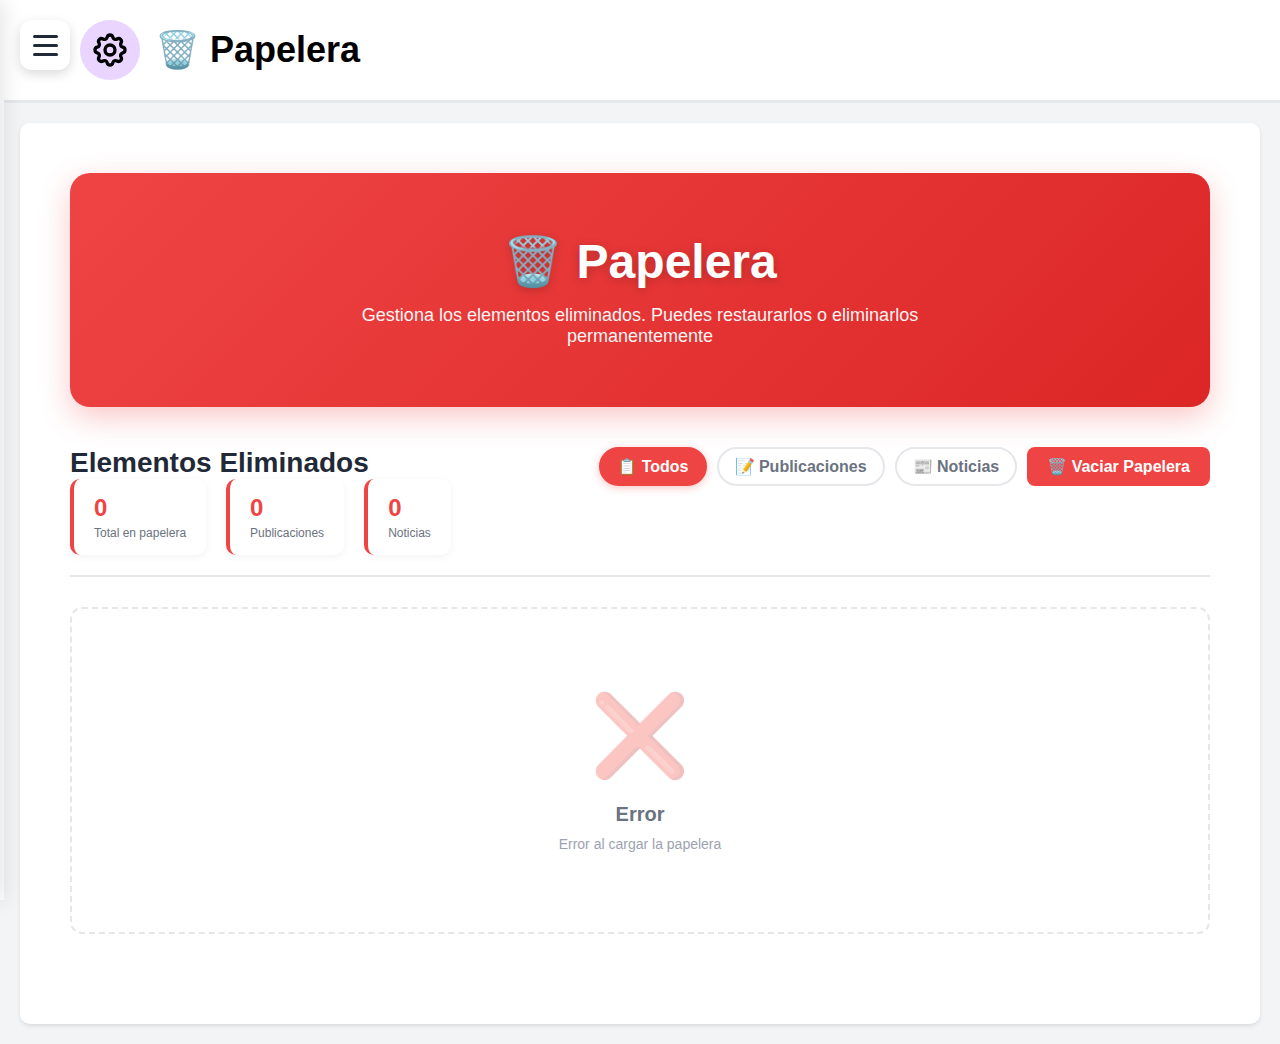
<file: html/papelera.html>
<!DOCTYPE html>
<html lang="es">

<head>
    <meta charset="UTF-8">
    <meta name="viewport" content="width=device-width, initial-scale=1.0">
    <title>Papelera - Periódico PSAC</title>
    <link rel="stylesheet" href="../css/style_index.css">
    <link rel="stylesheet" href="../css/sidebar_common.css">
    <link rel="stylesheet" href="../css/notification_system.css">
    <link rel="stylesheet" href="../css/style_papelera.css">
    <script src="../js/notification_system.js"></script>
</head>

<body>
    <!-- Botón hamburguesa -->
    <button class="menu-toggle" id="menuToggle" aria-label="Toggle menu">
        <span></span>
        <span></span>
        <span></span>
    </button>

    <!-- Overlay -->
    <div class="sidebar-overlay" id="sidebarOverlay"></div>

    <!-- SIDEBAR -->
    <aside>
        <nav class="nav-menu">
            <a href="index.html" class="nav-item">
                <img class="nav-icon" src="../svg/hogar.png" alt="">
                <span>Inicio</span>
            </a>
            <a href="calendario.html" class="nav-item">
                <img class="nav-icon" src="../svg/calendario.png" alt="">
                <span>Calendario</span>
            </a>
            <a href="contactanos.html" class="nav-item">
                <img class="nav-icon" src="../svg/contactanos.png" alt="">
                <span>Contáctanos</span>
            </a>
            <a href="noticias.html" class="nav-item">
                <img class="nav-icon" src="../svg/periodico.png" alt="">
                <span>Noticias</span>
            </a>
            <a href="galeria.html" class="nav-item">
                <img class="nav-icon" src="../svg/galeria-de-fotos.png" alt="">
                <span>Galería</span>
            </a>
            <a href="editores.html" class="nav-item">
                <img class="nav-icon" src="../svg/editor-de-texto.png" alt="">
                <span>Editores</span>
            </a>
            <a href="nosotros.html" class="nav-item">
                <img class="nav-icon" src="../svg/grupo.png" alt="">
                <span>Sobre nosotros</span>
            </a>

            <div class="section-divider" id="section-publicar">
                <div class="section-header" onclick="toggleSection('publicar')">
                    <span>Publicar</span>
                    <span class="arrow" id="arrow-publicar">▼</span>
                </div>
                <div class="section-content collapsed" id="publicar">
                    <button class="btn btn-yellow" onclick="window.location.href='subir.html'">Subir</button>
                    <button class="btn btn-orange" id="btnEliminar">Eliminar</button>
                    <button class="btn btn-red" onclick="window.location.href='editar.html'">Editar</button>
                </div>
            </div>

            <div class="section-divider" id="section-admtools">
                <div class="section-header" onclick="toggleSection('admtools')">
                    <span>ADM. tools</span>
                    <span class="arrow" id="arrow-admtools">▼</span>
                </div>
                <div class="section-content collapsed" id="admtools">
                    <button class="btn btn-green-light" onclick="window.location='usuarios.html'">Nuevo editor</button>
                    <button class="btn btn-red" onclick="window.location='papelera.html'">🗑️ Papelera</button>
                </div>
            </div>
        </nav>

        <div id="userInfo" style="padding: 20px; border-top: 2px solid #e5e7eb; margin-top: auto; display: none;">
            <div id="userAvatar"></div>
        </div>

        <button class="ingresar-btn" onclick="window.location.href='login.html'">Ingresar</button>
    </aside>

    <div class="divider-line" id="dividerLine"></div>

    <!-- CONTENEDOR PRINCIPAL -->
    <div class="main-container">
        <header>
            <div class="logo-section">
                <div class="logo-icon">
                    <svg width="40" height="40" viewBox="0 0 24 24" fill="none" stroke="currentColor">
                        <path stroke-linecap="round" stroke-linejoin="round" stroke-width="2"
                            d="M10.325 4.317c.426-1.756 2.924-1.756 3.35 0a1.724 1.724 0 002.573 1.066c1.543-.94 3.31.826 2.37 2.37a1.724 1.724 0 001.065 2.572c1.756.426 1.756 2.924 0 3.35a1.724 1.724 0 00-1.066 2.573c.94 1.543-.826 3.31-2.37 2.37a1.724 1.724 0 00-2.572 1.065c-.426 1.756-2.924 1.756-3.35 0a1.724 1.724 0 00-2.573-1.066c-1.543.94-3.31-.826-2.37-2.37a1.724 1.724 0 00-1.065-2.572c-1.756-.426-1.756-2.924 0-3.35a1.724 1.724 0 001.066-2.573c-.94-1.543.826-3.31 2.37-2.37.996.608 2.296.07 2.572-1.065z" />
                        <path stroke-linecap="round" stroke-linejoin="round" stroke-width="2"
                            d="M15 12a3 3 0 11-6 0 3 3 0 016 0z" />
                    </svg>
                </div>
                <h1 class="logo-text">🗑️ Papelera</h1>
            </div>
        </header>

        <div class="body-content">
            <div class="papelera-container">
                <!-- Hero Section -->
                <div class="papelera-hero">
                    <h1>🗑️ Papelera</h1>
                    <p>Gestiona los elementos eliminados. Puedes restaurarlos o eliminarlos permanentemente</p>
                </div>

                <!-- Header con estadísticas -->
                <div class="papelera-header">
                    <div>
                        <h2>Elementos Eliminados</h2>
                        <div class="papelera-info">
                            <div class="papelera-stat">
                                <div class="papelera-stat-value" id="totalItems">0</div>
                                <div class="papelera-stat-label">Total en papelera</div>
                            </div>
                            <div class="papelera-stat">
                                <div class="papelera-stat-value" id="publicacionesCount">0</div>
                                <div class="papelera-stat-label">Publicaciones</div>
                            </div>
                            <div class="papelera-stat">
                                <div class="papelera-stat-value" id="noticiasCount">0</div>
                                <div class="papelera-stat-label">Noticias</div>
                            </div>
                        </div>
                    </div>
                    <div class="papelera-actions">
                        <button class="btn-filtro-papelera active" onclick="filtrarPapelera('todos')">
                            📋 Todos
                        </button>
                        <button class="btn-filtro-papelera" onclick="filtrarPapelera('publicaciones')">
                            📝 Publicaciones
                        </button>
                        <button class="btn-filtro-papelera" onclick="filtrarPapelera('noticias')">
                            📰 Noticias
                        </button>
                        <button class="btn-vaciar-papelera" onclick="vaciarPapelera()">
                            🗑️ Vaciar Papelera
                        </button>
                    </div>
                </div>

                <!-- Grid de papelera -->
                <div class="papelera-grid" id="papeleraGrid">
                    <div class="papelera-loading">
                        <div class="spinner-papelera"></div>
                        <p>Cargando papelera...</p>
                    </div>
                </div>
            </div>
        </div>
    </div>

    <!-- Modal de confirmación -->
    <div class="modal-confirmar" id="modalConfirmar">
        <div class="modal-confirmar-content">
            <div class="modal-confirmar-icon">⚠️</div>
            <div class="modal-confirmar-titulo" id="modalTitulo">¿Estás seguro?</div>
            <div class="modal-confirmar-texto" id="modalTexto">Esta acción no se puede deshacer</div>
            <div class="modal-confirmar-acciones">
                <button class="btn-no" onclick="cerrarModal()">Cancelar</button>
                <button class="btn-si" id="btnConfirmar" onclick="confirmarAccion()">Eliminar</button>
            </div>
        </div>
    </div>

    <script src="../js/scrypt_papelera.js"></script>
    <script src="../js/sidebar_common.js"></script>
    <script src="../js/sidebar_toggle.js"></script>
</body>

</html>
</file>
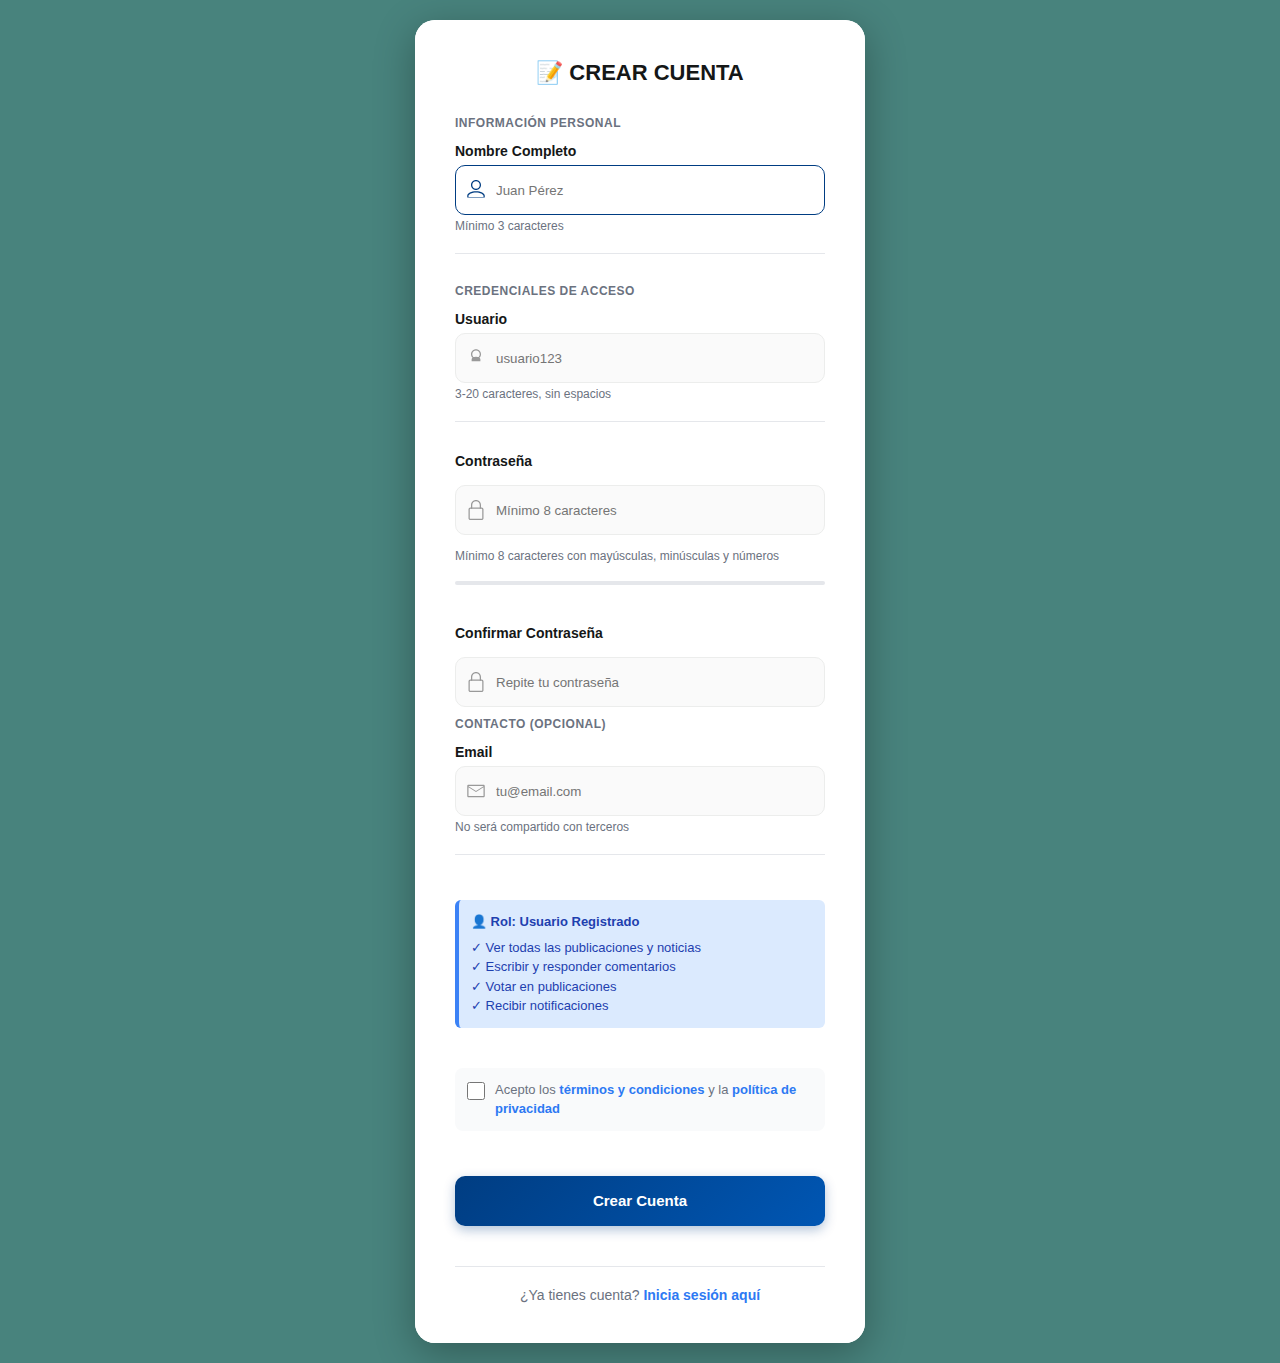
<file: html/registro.html>
<!DOCTYPE html>
<html lang="es">
<head>
    <meta charset="UTF-8">
    <meta name="viewport" content="width=device-width, initial-scale=1.0, maximum-scale=5.0, user-scalable=yes">
    <meta http-equiv="X-UA-Compatible" content="IE=edge">
    <meta name="theme-color" content="#4ADE80">
    <title>Registro - Periódico PSAC</title>
    <link rel="stylesheet" href="../css/style_login.css">
    <link rel="stylesheet" href="../css/notification_system.css">
   <link rel="stylesheet" href="../css/style_registro.css">
</head>
<body>
    <div class="window-container">
        <div class="window">
            <form class="form" id="registerForm">
                <h1 class="title">📝 Crear Cuenta</h1>

                <!-- Sección: Información Personal -->
                <div class="form-section">
                    <div class="section-title">Información Personal</div>

                    <div class="flex-column">
                        <label>Nombre Completo</label>
                    </div>
                    <div class="inputForm">
                        <svg height="20" viewBox="0 0 32 32" width="20" xmlns="http://www.w3.org/2000/svg">
                            <path d="M16 16c4.42 0 8-3.58 8-8s-3.58-8-8-8-8 3.58-8 8 3.58 8 8 8zm0-14c3.31 0 6 2.69 6 6s-2.69 6-6 6-6-2.69-6-6 2.69-6 6-6z"/>
                            <path d="M16 18c-7.73 0-14 3.13-14 7v3h28v-3c0-3.87-6.27-7-14-7zm0 2c6.63 0 12 2.91 12 5.5V27H4v-1.5c0-2.59 5.37-5.5 12-5.5z"/>
                        </svg>
                        <input type="text" class="input" id="nombre" name="nombre" placeholder="Juan Pérez" required minlength="3">
                    </div>
                    <span class="input-hint">Mínimo 3 caracteres</span>
                    <span class="input-error" id="nombreError">Por favor ingresa un nombre válido</span>
                </div>

                <!-- Sección: Credenciales -->
                <div class="form-section">
                    <div class="section-title">Credenciales de Acceso</div>

                    <div class="flex-column">
                        <label>Usuario</label>
                    </div>
                    <div class="inputForm">
                        <svg height="20" viewBox="0 0 32 32" width="20" xmlns="http://www.w3.org/2000/svg">
                            <path d="M16 4c3.31 0 6 2.69 6 6s-2.69 6-6 6-6-2.69-6-6 2.69-6 6-6m0-2c-4.42 0-8 3.58-8 8s3.58 8 8 8 8-3.58 8-8-3.58-8-8-8zm0 12c-3.87 0-7 1.79-7 4v3h14v-3c0-2.21-3.13-4-7-4z"/>
                        </svg>
                        <input type="text" class="input" id="username" name="username" placeholder="usuario123" required minlength="3" pattern="[a-zA-Z0-9_]+" title="Solo letras, números y guion bajo">
                    </div>
                    <span class="input-hint">3-20 caracteres, sin espacios</span>
                    <span class="input-error" id="usernameError">Usuario inválido o ya existe</span>
                </div>

                <div class="flex-column">
                    <label>Contraseña</label>
                </div>
                <div class="inputForm">
                    <svg height="20" viewBox="-64 0 512 512" width="20" xmlns="http://www.w3.org/2000/svg">
                        <path d="m336 512h-288c-26.453125 0-48-21.523438-48-48v-224c0-26.476562 21.546875-48 48-48h288c26.453125 0 48 21.523438 48 48v224c0 26.476562-21.546875 48-48 48zm-288-288c-8.8125 0-16 7.167969-16 16v224c0 8.832031 7.1875 16 16 16h288c8.8125 0 16-7.167969 16-16v-224c0-8.832031-7.1875-16-16-16zm0 0"/>
                        <path d="M304 224c-8.832031 0-16-7.167969-16-16v-80c0-52.929688-43.070312-96-96-96s-96 43.070312-96 96v80c0 8.832031-7.167969 16-16 16s-16-7.167969-16-16v-80c0-70.59375 57.40625-128 128-128s128 57.40625 128 128v80c0 8.832031-7.167969 16-16 16zm0 0"/>
                    </svg>
                    <input type="password" class="input" id="password" name="password" placeholder="Mínimo 8 caracteres" required minlength="8">
                </div>
                <span class="input-hint">Mínimo 8 caracteres con mayúsculas, minúsculas y números</span>
                <div class="password-strength-meter">
                    <div class="password-strength-bar" id="passwordBar"></div>
                </div>
                <div class="password-strength-text" id="passwordStrength"></div>
                <span class="input-error" id="passwordError">La contraseña debe tener al menos 8 caracteres</span>

                <div class="flex-column" style="margin-top: 15px;">
                    <label>Confirmar Contraseña</label>
                </div>
                <div class="inputForm">
                    <svg height="20" viewBox="-64 0 512 512" width="20" xmlns="http://www.w3.org/2000/svg">
                        <path d="m336 512h-288c-26.453125 0-48-21.523438-48-48v-224c0-26.476562 21.546875-48 48-48h288c26.453125 0 48 21.523438 48 48v224c0 26.476562-21.546875 48-48 48zm-288-288c-8.8125 0-16 7.167969-16 16v224c0 8.832031 7.1875 16 16 16h288c8.8125 0 16-7.167969 16-16v-224c0-8.832031-7.1875-16-16-16zm0 0"/>
                        <path d="M304 224c-8.832031 0-16-7.167969-16-16v-80c0-52.929688-43.070312-96-96-96s-96 43.070312-96 96v80c0 8.832031-7.167969 16-16 16s-16-7.167969-16-16v-80c0-70.59375 57.40625-128 128-128s128 57.40625 128 128v80c0 8.832031-7.167969 16-16 16zm0 0"/>
                    </svg>
                    <input type="password" class="input" id="confirmPassword" name="confirmPassword" placeholder="Repite tu contraseña" required minlength="8">
                </div>
                <span class="input-error" id="confirmPasswordError">Las contraseñas no coinciden</span>

                <!-- Sección: Correo -->
                <div class="form-section">
                    <div class="section-title">Contacto (Opcional)</div>

                    <div class="flex-column">
                        <label>Email</label>
                    </div>
                    <div class="inputForm">
                        <svg height="20" viewBox="0 0 32 32" width="20" xmlns="http://www.w3.org/2000/svg">
                            <path d="M28 6H4c-1.1 0-2 .9-2 2v16c0 1.1.9 2 2 2h24c1.1 0 2-.9 2-2V8c0-1.1-.9-2-2-2zm0 2v.5l-12 7.5-12-7.5V8h24zm0 16H4V10l12 7.5L28 10v14z"/>
                        </svg>
                        <input type="email" class="input" id="email" name="email" placeholder="tu@email.com">
                    </div>
                    <span class="input-hint">No será compartido con terceros</span>
                </div>

                <!-- Información del rol -->
                <div class="role-info">
                    <strong>👤 Rol: Usuario Registrado</strong>
                    ✓ Ver todas las publicaciones y noticias<br>
                    ✓ Escribir y responder comentarios<br>
                    ✓ Votar en publicaciones<br>
                    ✓ Recibir notificaciones
                </div>

                <!-- Términos y condiciones -->
                <div class="terms-checkbox">
                    <input type="checkbox" id="terms" name="terms" required>
                    <label for="terms" style="margin: 0; cursor: pointer;">
                        <span class="terms-text">
                            Acepto los <a href="#" onclick="event.preventDefault(); mostrarTerminos()">términos y condiciones</a> y la <a href="#" onclick="event.preventDefault(); mostrarPrivacidad()">política de privacidad</a>
                        </span>
                    </label>
                </div>

                <button type="submit" class="button-submit" id="btnRegistro">Crear Cuenta</button>

                <div class="login-link">
                    <p>¿Ya tienes cuenta? <a href="login.html">Inicia sesión aquí</a></p>
                </div>
            </form>
        </div>
    </div>

    <script src="../js/notification_system.js"></script>
    <script src="../js/script_registro.js"></script>
</body>
</html>
</file>
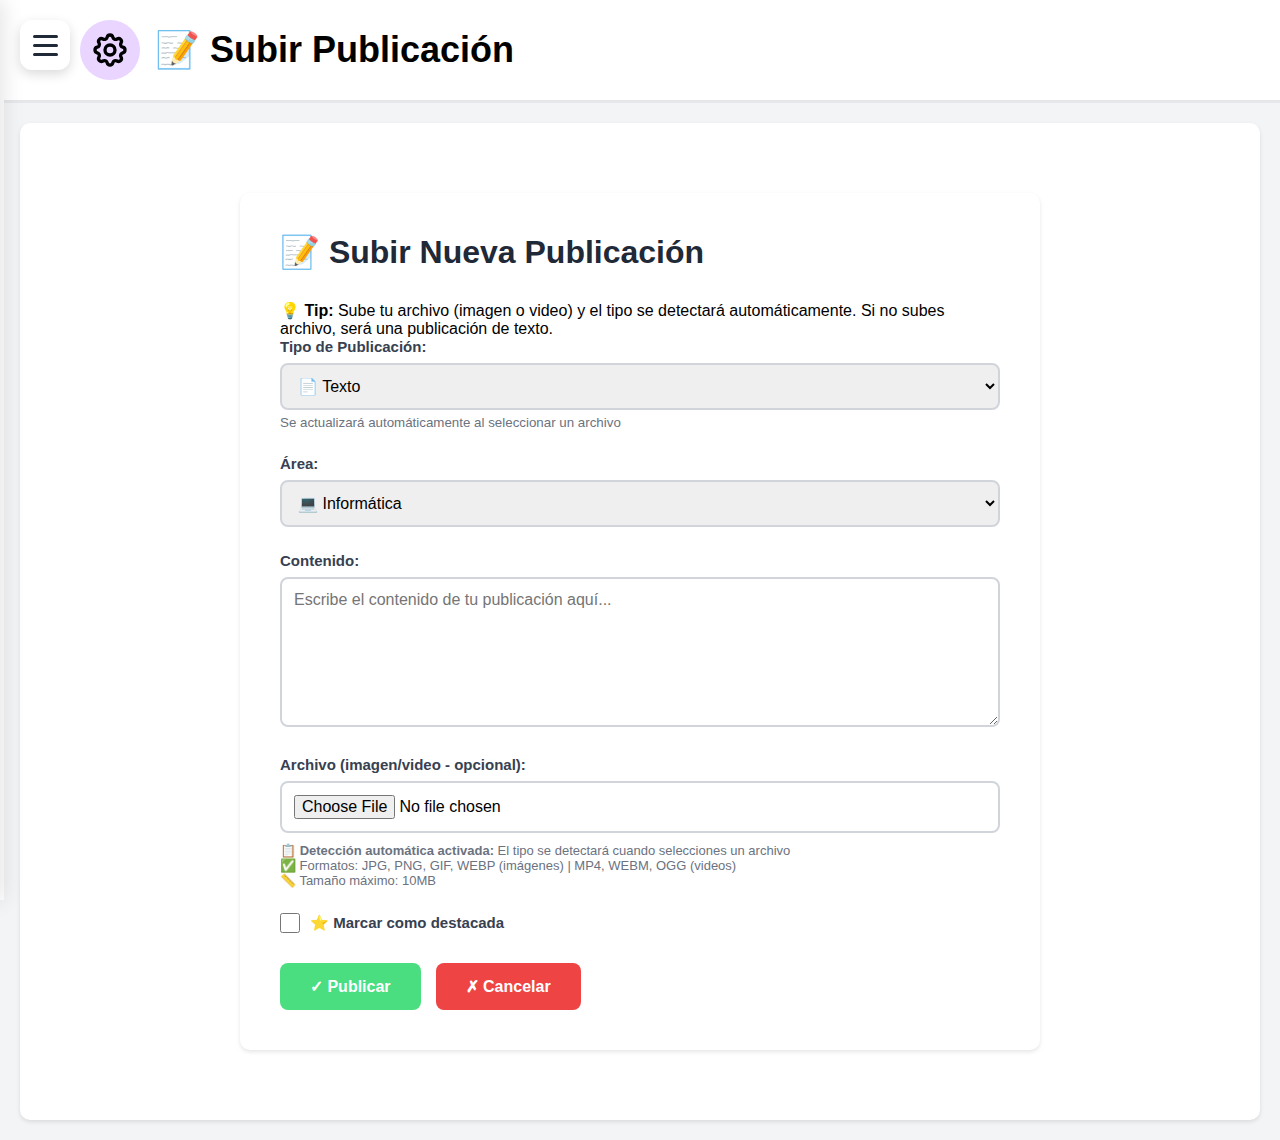
<file: html/subir.html>
<!DOCTYPE html>
<html lang="es">
<head>
    <meta charset="UTF-8">
    <meta name="viewport" content="width=device-width, initial-scale=1.0, maximum-scale=5.0, user-scalable=yes">
    <meta http-equiv="X-UA-Compatible" content="IE=edge">
    <meta name="theme-color" content="#4ADE80">
    <title>Subir Publicación - PSAC</title>
    <link rel="stylesheet" href="../css/style_subir.css">
    <link rel="stylesheet" href="../css/style_index.css">
    <link rel="stylesheet" href="../css/notification_system.css">
    <link rel="stylesheet" href="../css/sidebar_common.css">
    <script src="../js/notification_system.js"></script>
</head>

<body>
    <aside>
        <nav class="nav-menu">
            <a href="index.html" class="nav-item">
                <img class="nav-icon" src="../svg/home.png" alt="">
                <span>inicio</span>
            </a>
            <a href="#" class="nav-item">
                <img class="nav-icon" src="../svg/calendar.png" alt="">
                <span>calendario</span>
            </a>
            <a href="contactanos.html" class="nav-item">
                <img class="nav-icon" src="../svg/paper-plane.png" alt="">
                <span>contáctanos</span>
            </a>
            <a href="noticias.html" class="nav-item">
                <img class="nav-icon" src="../svg/bolt.png" alt="">
                <span>noticias</span>
            </a>
            <a href="#" class="nav-item">
                <img class="nav-icon" src="../svg/star.png" alt="">
                <span>galería</span>
            </a>
            <a href="editores.html" class="nav-item">
                <img class="nav-icon" src="../svg/admin-alt.png" alt="">
                <span>editores</span>
            </a>
            <a href="nosotros.html" class="nav-item">
                <img class="nav-icon" src="../svg/search.png" alt="">
                <span>sobre nosotros</span>
            </a>

            <div class="section-divider">
                <div class="section-header" onclick="toggleSection('publicar')">
                    <span>Publicar</span>
                    <span class="arrow" id="arrow-publicar">▼</span>
                </div>
                <div class="section-content" id="publicar">
                    <button class="btn btn-yellow" onclick="window.location.href='subir.html'">subir</button>
                    <button class="btn btn-orange" onclick="window.location.href='index.html'">eliminar</button>
                    <button class="btn btn-red" onclick="window.location.href='editar.html'">editar</button>
                </div>
            </div>
        </nav>

        <div id="userInfo" style="padding: 20px; border-top: 2px solid #e5e7eb; margin-top: auto; display: none;">
            <div id="userAvatar"></div>
        </div>
    </aside>

    <div class="divider-line" id="dividerLine"></div>

    <div class="main-container">
        <header>
            <div class="logo-section">
                <div class="logo-icon">
                    <svg width="40" height="40" viewBox="0 0 24 24" fill="none" stroke="currentColor">
                        <path stroke-linecap="round" stroke-linejoin="round" stroke-width="2"
                            d="M10.325 4.317c.426-1.756 2.924-1.756 3.35 0a1.724 1.724 0 002.573 1.066c1.543-.94 3.31.826 2.37 2.37a1.724 1.724 0 001.065 2.572c1.756.426 1.756 2.924 0 3.35a1.724 1.724 0 00-1.066 2.573c.94 1.543-.826 3.31-2.37 2.37a1.724 1.724 0 00-2.572 1.065c-.426 1.756-2.924 1.756-3.35 0a1.724 1.724 0 00-2.573-1.066c-1.543.94-3.31-.826-2.37-2.37a1.724 1.724 0 00-1.065-2.572c-1.756-.426-1.756-2.924 0-3.35a1.724 1.724 0 001.066-2.573c-.94-1.543.826-3.31 2.37-2.37.996.608 2.296.07 2.572-1.065z" />
                        <path stroke-linecap="round" stroke-linejoin="round" stroke-width="2"
                            d="M15 12a3 3 0 11-6 0 3 3 0 016 0z" />
                    </svg>
                </div>
                <h1 class="logo-text">📝 Subir Publicación</h1>
            </div>
        </header>

        <div class="body-content">
            <div class="form-container">
                <h1>📝 Subir Nueva Publicación</h1>
                
                <div class="alert alert-info">
                    💡 <strong>Tip:</strong> Sube tu archivo (imagen o video) y el tipo se detectará automáticamente. Si no subes archivo, será una publicación de texto.
                </div>
                
                <form action="../Connection/subir_publicacion.php" method="post" enctype="multipart/form-data" id="formPublicar">
                    <div class="form-group">
                        <label for="tipoPublicar">Tipo de Publicación:</label>
                        <select name="tipo" id="tipoPublicar" required>
                            <option value="texto">📄 Texto</option>
                            <option value="imagen">🖼️ Imagen</option>
                            <option value="video">🎥 Video</option>
                        </select>
                        <small style="color: #6b7280; margin-top: 5px; display: block;">
                            Se actualizará automáticamente al seleccionar un archivo
                        </small>
                    </div>

                    <div class="form-group">
                        <label for="areaPublicar">Área:</label>
                        <select name="area" id="areaPublicar" required>
                            <option value="Informática">💻 Informática</option>
                            <option value="Mercadeo">📊 Mercadeo</option>
                            <option value="Contabilidad">💰 Contabilidad</option>
                            <option value="Logística">📦 Logística</option>
                            <option value="Turismo">✈️ Turismo</option>
                            <option value="Acondicionamiento">💪 Acondicionamiento Físico</option>
                            <option value="Sociales">🌍 Sociales</option>
                            <option value="Matemáticas">🔢 Matemáticas</option>
                            <option value="Lengua">📝 Lengua Española</option>
                            <option value="Naturales">🌿 Naturales</option>
                        </select>
                    </div>

                    <div class="form-group">
                        <label for="contenidoPublicar">Contenido:</label>
                        <textarea name="contenido" id="contenidoPublicar"
                            placeholder="Escribe el contenido de tu publicación aquí..." required></textarea>
                    </div>

                    <div class="form-group">
                        <label for="archivoPublicar">Archivo (imagen/video - opcional):</label>
                        <input type="file" name="archivo" id="archivoPublicar" accept="image/*,video/*">
                        <div class="file-info">
                            📋 <strong>Detección automática activada:</strong> El tipo se detectará cuando selecciones un archivo<br>
                            ✅ Formatos: JPG, PNG, GIF, WEBP (imágenes) | MP4, WEBM, OGG (videos)<br>
                            📏 Tamaño máximo: 10MB
                        </div>
                        <div class="preview-container" id="previewContainer"></div>
                    </div>

                    <div class="form-group">
                        <div class="checkbox-group">
                            <input type="checkbox" name="destacado" value="1" id="destacadoPublicar">
                            <label for="destacadoPublicar" style="margin: 0;">⭐ Marcar como destacada</label>
                        </div>
                    </div>

                    <div class="form-actions">
                        <button type="submit" class="btn-submit">✓ Publicar</button>
                        <button type="button" class="btn-cancel" onclick="window.location.href='index.html'">✗ Cancelar</button>
                    </div>
                </form>
            </div>
        </div>
    </div>
    
    <!-- Usar el nuevo script mejorado -->
    <script src="../js/scrypt_subir.js"></script>
    <script src="../js/sidebar_toggle.js"></script>
    <script src="../js/sidebar_common.js"></script>
</body>
</html>
</file>
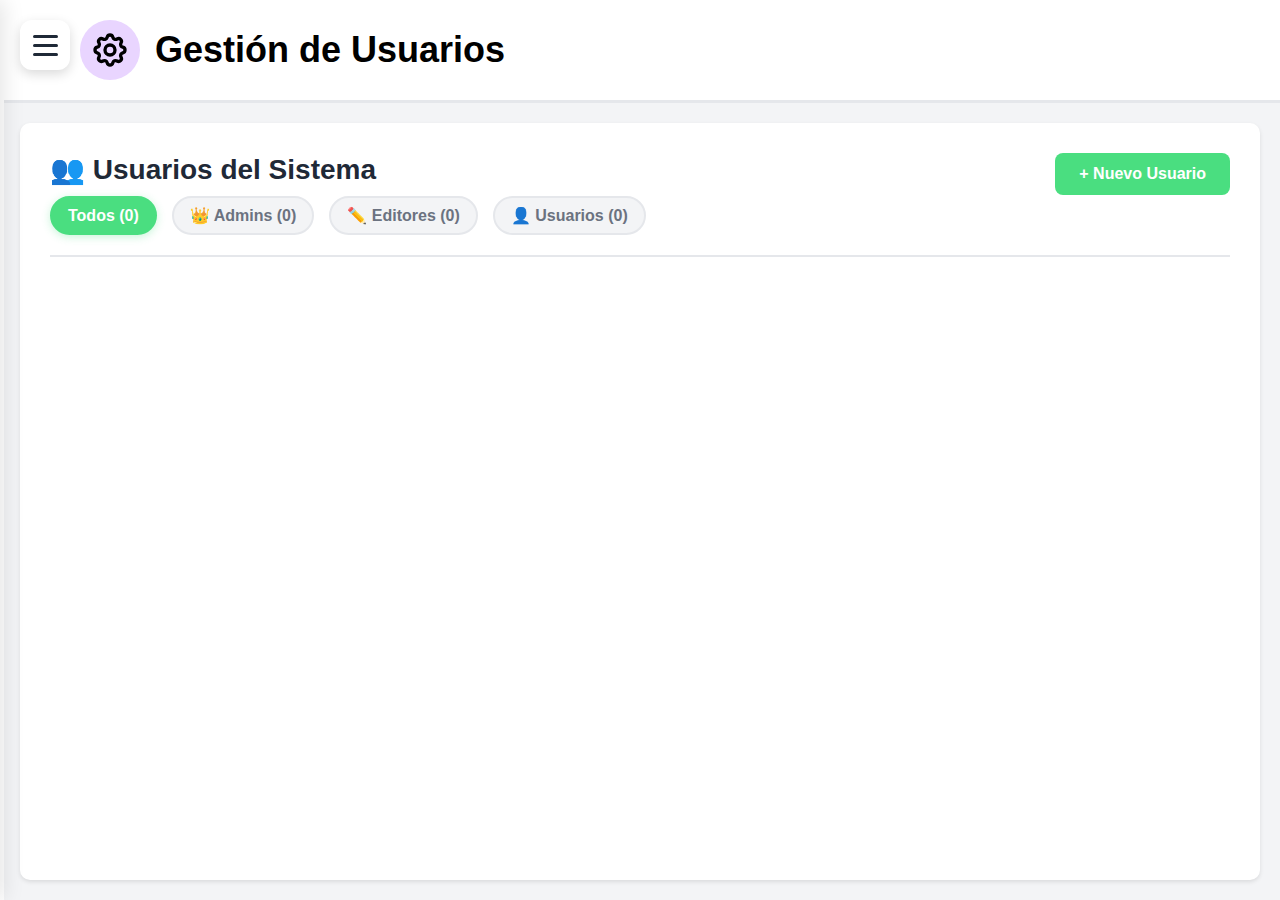
<file: html/usuarios.html>
<!DOCTYPE html>
<html lang="es">

<head>
    <meta charset="UTF-8">
    <meta name="viewport" content="width=device-width, initial-scale=1.0, maximum-scale=5.0, user-scalable=yes">
    <meta http-equiv="X-UA-Compatible" content="IE=edge">
    <meta name="theme-color" content="#4ADE80">
    <title>Gestión de Usuarios - PSAC</title>
    <link rel="stylesheet" href="../css/style_index.css">
    <link rel="stylesheet" href="../css/style_usuarios.css">
  <link rel="stylesheet" href="../css/sidebar_common.css">
    <link rel="stylesheet" href="../css/notification_system.css">
    <script src="../js/notification_system.js"></script>
</head>
    <script src="../js/scrypt_usuarios.js"></script>
<body>
    <aside>
        <nav class="nav-menu">
            <a href="index.html" class="nav-item">
                <img class="nav-icon" src="../svg/home.png" alt="">
                <span>inicio</span>
            </a>
            <a href="usuarios.html" class="nav-item">
                <img class="nav-icon" src="../svg/admin-alt.png" alt="">
                <span>recargar usuarios</span>
            </a>
        </nav>

        <div id="userInfo" style="padding: 20px; border-top: 2px solid #e5e7eb; margin-top: auto;">
            <div id="userAvatar"></div>
        </div>

    </aside>

    <div class="divider-line"></div>

    <div class="main-container">
        <header>
            <div class="logo-section">
                <div class="logo-icon">
                    <svg width="40" height="40" viewBox="0 0 24 24" fill="none" stroke="currentColor">
                        <path stroke-linecap="round" stroke-linejoin="round" stroke-width="2"
                            d="M10.325 4.317c.426-1.756 2.924-1.756 3.35 0a1.724 1.724 0 002.573 1.066c1.543-.94 3.31.826 2.37 2.37a1.724 1.724 0 001.065 2.572c1.756.426 1.756 2.924 0 3.35a1.724 1.724 0 00-1.066 2.573c.94 1.543-.826 3.31-2.37 2.37a1.724 1.724 0 00-2.572 1.065c-.426 1.756-2.924 1.756-3.35 0a1.724 1.724 0 00-2.573-1.066c-1.543.94-3.31-.826-2.37-2.37a1.724 1.724 0 00-1.065-2.572c-1.756-.426-1.756-2.924 0-3.35a1.724 1.724 0 001.066-2.573c-.94-1.543.826-3.31 2.37-2.37.996.608 2.296.07 2.572-1.065z" />
                        <path stroke-linecap="round" stroke-linejoin="round" stroke-width="2"
                            d="M15 12a3 3 0 11-6 0 3 3 0 016 0z" />
                    </svg>
                </div>
                <h1 class="logo-text">Gestión de Usuarios</h1>
            </div>
        </header>

        <div class="body-content">
            <div class="usuarios-header">
                <div>
                    <h2>👥 Usuarios del Sistema</h2>
                    <div style="display: flex; gap: 15px; margin-top: 10px;">
                        <button class="filter-btn active" onclick="filtrarUsuarios('todos')" id="filterTodos">
                            Todos (<span id="countTodos">0</span>)
                        </button>
                        <button class="filter-btn" onclick="filtrarUsuarios('admin')" id="filterAdmin">
                            👑 Admins (<span id="countAdmin">0</span>)
                        </button>
                        <button class="filter-btn" onclick="filtrarUsuarios('editor')" id="filterEditor">
                            ✏️ Editores (<span id="countEditor">0</span>)
                        </button>
                        <button class="filter-btn" onclick="filtrarUsuarios('usuario')" id="filterUsuario">
                            👤 Usuarios (<span id="countUsuario">0</span>)
                        </button>
                    </div>
                </div>
                <button class="btn-nuevo" id="btnNuevoUsuario">+ Nuevo Usuario</button>
            </div>

            <div id="listaUsuarios" class="usuarios-grid"></div>
        </div>
    </div>

    <!-- Modal para crear/editar usuario -->
    <div id="modalUsuario" class="modal">
        <div class="modal-content">
            <span class="close">&times;</span>
            <h2 id="modalTitle">Nuevo Usuario</h2>
            <form id="formUsuario">
                <input type="hidden" id="usuarioId" name="id">

                <div class="form-group">
                    <label>Nombre Completo:</label>
                    <input type="text" name="nombre" id="nombre" required minlength="3">
                    <div class="validation-message" id="nombreError">El nombre debe tener al menos 3 caracteres</div>
                </div>

                <div class="form-group">
                    <label>Usuario:</label>
                    <input type="text" name="username" id="username" required minlength="3" pattern="[a-zA-Z0-9_]+"
                        title="Solo letras, números y guion bajo">
                    <div class="validation-message" id="usernameError">Usuario inválido (min. 3 caracteres, solo letras
                        y números)</div>
                </div>

                <div class="form-group">
                    <label>Contraseña:</label>
                    <input type="password" name="password" id="password" minlength="6">
                    <small class="form-hint">Deja en blanco para no cambiar la contraseña</small>
                    <div class="password-strength" id="passwordStrength"></div>
                    <div class="validation-message" id="passwordError">La contraseña debe tener al menos 6 caracteres
                    </div>
                </div>

                <div class="form-group">
                    <label>Rol:</label>
                    <select name="rol" id="rol" required>
                        <option value="usuario">👤 Usuario</option>
                        <option value="editor">✏️ Editor</option>
                        <option value="admin">👑 Administrador</option>
                    </select>
                </div>

                <div class="form-actions">
                    <button type="submit" class="btn-submit">Guardar</button>
                    <button type="button" class="btn-cancel" onclick="cerrarModal()">Cancelar</button>
                </div>
            </form>
        </div>
    </div>
    <script src="../js/sidebar_toggle.js"></script>
<script src="../js/sidebar_common.js"></script>
</body>

</html>
</file>
<file: css/style_calendario.css>
/* ==========================================
   CALENDARIO - ESTILOS COMPLETOS
   ========================================== */

   .calendario-container {
    max-width: 1400px;
    margin: 0 auto;
    padding: 20px;
}

/* Hero Section */
.calendario-hero {
    background: linear-gradient(135deg, #667eea 0%, #764ba2 100%);
    border-radius: 20px;
    padding: 60px 40px;
    text-align: center;
    color: white;
    margin-bottom: 40px;
    box-shadow: 0 10px 30px rgba(102, 126, 234, 0.3);
}

.calendario-hero h1 {
    font-size: 48px;
    font-weight: bold;
    margin-bottom: 15px;
    text-shadow: 0 2px 10px rgba(0, 0, 0, 0.2);
}

.calendario-hero p {
    font-size: 18px;
    opacity: 0.95;
    max-width: 700px;
    margin: 0 auto;
}

/* Layout Principal */
.calendario-layout {
    display: grid;
    grid-template-columns: 1fr 350px;
    gap: 25px;
}

/* Calendario Principal */
.calendario-main {
    background: white;
    border-radius: 16px;
    padding: 25px;
    box-shadow: 0 4px 15px rgba(0, 0, 0, 0.08);
}

.calendario-header {
    display: flex;
    align-items: center;
    gap: 15px;
    margin-bottom: 25px;
    flex-wrap: wrap;
}

.calendario-header h2 {
    flex: 1;
    font-size: 24px;
    font-weight: 700;
    color: #1f2937;
    margin: 0;
}

.btn-nav {
    width: 40px;
    height: 40px;
    border: none;
    background: #f3f4f6;
    border-radius: 8px;
    font-size: 20px;
    cursor: pointer;
    transition: all 0.2s;
    display: flex;
    align-items: center;
    justify-content: center;
}

.btn-nav:hover {
    background: #e5e7eb;
    transform: scale(1.05);
}

.btn-today {
    padding: 8px 16px;
    background: #3b82f6;
    color: white;
    border: none;
    border-radius: 8px;
    font-weight: 600;
    cursor: pointer;
    transition: all 0.2s;
}

.btn-today:hover {
    background: #2563eb;
    transform: translateY(-2px);
}

.btn-nuevo-evento {
    padding: 10px 20px;
    background: linear-gradient(135deg, #22c55e 0%, #16a34a 100%);
    color: white;
    border: none;
    border-radius: 8px;
    font-weight: 600;
    cursor: pointer;
    transition: all 0.2s;
    box-shadow: 0 4px 12px rgba(34, 197, 94, 0.3);
}

.btn-nuevo-evento:hover {
    transform: translateY(-2px);
    box-shadow: 0 6px 20px rgba(34, 197, 94, 0.4);
}

/* Grid del Calendario */
.calendario-grid {
    display: grid;
    grid-template-columns: repeat(7, 1fr);
    gap: 8px;
}

.dia-semana {
    text-align: center;
    font-weight: 700;
    color: #6b7280;
    padding: 12px 0;
    font-size: 14px;
    text-transform: uppercase;
}

.dia {
    aspect-ratio: 1;
    background: #f9fafb;
    border: 2px solid #e5e7eb;
    border-radius: 12px;
    display: flex;
    flex-direction: column;
    padding: 8px;
    cursor: pointer;
    transition: all 0.2s;
    position: relative;
    min-height: 80px;
}

.dia:hover {
    border-color: #3b82f6;
    transform: translateY(-2px);
    box-shadow: 0 4px 12px rgba(59, 130, 246, 0.2);
}

.dia.otro-mes {
    opacity: 0.4;
    background: #fafafa;
}

.dia.hoy {
    background: #dbeafe;
    border-color: #3b82f6;
    border-width: 3px;
}

.dia-numero {
    font-weight: 600;
    font-size: 16px;
    color: #1f2937;
    margin-bottom: 4px;
}

.dia.hoy .dia-numero {
    color: #1e40af;
    font-weight: 700;
}

.dia-eventos {
    display: flex;
    flex-direction: column;
    gap: 3px;
    flex: 1;
    overflow: hidden;
}

.evento-punto {
    width: 100%;
    height: 6px;
    border-radius: 3px;
    transition: all 0.2s;
}

.dia:hover .evento-punto {
    height: 8px;
}

.evento-badge {
    background: white;
    color: #1f2937;
    font-size: 10px;
    font-weight: 600;
    padding: 2px 6px;
    border-radius: 8px;
    white-space: nowrap;
    overflow: hidden;
    text-overflow: ellipsis;
    box-shadow: 0 2px 4px rgba(0, 0, 0, 0.1);
}

/* Sidebar de Eventos */
.eventos-sidebar {
    background: white;
    border-radius: 16px;
    box-shadow: 0 4px 15px rgba(0, 0, 0, 0.08);
    display: flex;
    flex-direction: column;
    max-height: 700px;
    transition: all 0.3s;
}

.eventos-sidebar.collapsed {
    max-height: 60px;
}

.eventos-header {
    display: flex;
    justify-content: space-between;
    align-items: center;
    padding: 20px;
    border-bottom: 2px solid #e5e7eb;
}

.eventos-header h3 {
    font-size: 18px;
    font-weight: 700;
    color: #1f2937;
    margin: 0;
}

.btn-toggle-eventos {
    background: none;
    border: none;
    font-size: 18px;
    cursor: pointer;
    padding: 4px;
    transition: transform 0.3s;
}

.eventos-sidebar.collapsed .btn-toggle-eventos {
    transform: rotate(-90deg);
}

.eventos-lista {
    flex: 1;
    overflow-y: auto;
    padding: 15px;
}

.eventos-lista::-webkit-scrollbar {
    width: 6px;
}

.eventos-lista::-webkit-scrollbar-track {
    background: #f3f4f6;
}

.eventos-lista::-webkit-scrollbar-thumb {
    background: #d1d5db;
    border-radius: 3px;
}

.evento-item {
    padding: 15px;
    background: #f9fafb;
    border-radius: 12px;
    margin-bottom: 12px;
    border-left: 4px solid;
    cursor: pointer;
    transition: all 0.2s;
}

.evento-item:hover {
    transform: translateX(5px);
    box-shadow: 0 4px 12px rgba(0, 0, 0, 0.1);
}

.evento-item-nombre {
    font-weight: 700;
    font-size: 15px;
    color: #1f2937;
    margin-bottom: 6px;
}

.evento-item-fecha {
    font-size: 13px;
    color: #6b7280;
    display: flex;
    align-items: center;
    gap: 6px;
}

.eventos-loading {
    text-align: center;
    padding: 40px 20px;
    color: #9ca3af;
}

.spinner {
    width: 40px;
    height: 40px;
    border: 4px solid #f3f4f6;
    border-top-color: #3b82f6;
    border-radius: 50%;
    animation: spin 0.8s linear infinite;
    margin: 0 auto 15px;
}

@keyframes spin {
    to { transform: rotate(360deg); }
}

.eventos-empty {
    text-align: center;
    padding: 40px 20px;
    color: #9ca3af;
}

/* Modal de Evento */
.modal-evento,
.modal-detalle-evento {
    display: none;
    position: fixed;
    z-index: 10000;
    left: 0;
    top: 0;
    width: 100%;
    height: 100%;
    align-items: center;
    justify-content: center;
}

.modal-evento.active,
.modal-detalle-evento.active {
    display: flex;
}

.modal-evento-overlay {
    position: absolute;
    top: 0;
    left: 0;
    width: 100%;
    height: 100%;
    background: rgba(0, 0, 0, 0.6);
    backdrop-filter: blur(4px);
}

.modal-evento-content {
    position: relative;
    background: white;
    border-radius: 16px;
    width: 90%;
    max-width: 550px;
    box-shadow: 0 20px 60px rgba(0, 0, 0, 0.3);
    z-index: 10001;
    animation: modalSlideIn 0.3s ease-out;
}

@keyframes modalSlideIn {
    from {
        opacity: 0;
        transform: translateY(-50px) scale(0.9);
    }
    to {
        opacity: 1;
        transform: translateY(0) scale(1);
    }
}

.modal-evento-header {
    display: flex;
    justify-content: space-between;
    align-items: center;
    padding: 20px 25px;
    border-bottom: 2px solid #e5e7eb;
}

.modal-evento-header h3 {
    margin: 0;
    font-size: 22px;
    font-weight: 700;
    color: #1f2937;
}

.modal-close {
    background: none;
    border: none;
    font-size: 24px;
    color: #9ca3af;
    cursor: pointer;
    width: 32px;
    height: 32px;
    display: flex;
    align-items: center;
    justify-content: center;
    border-radius: 6px;
    transition: all 0.2s;
}

.modal-close:hover {
    background: #f3f4f6;
    color: #1f2937;
}

.modal-evento-body {
    padding: 25px;
    max-height: 70vh;
    overflow-y: auto;
}

.form-group {
    margin-bottom: 20px;
}

.form-group label {
    display: block;
    font-weight: 600;
    margin-bottom: 8px;
    color: #374151;
    font-size: 14px;
}

.form-group input,
.form-group textarea {
    width: 100%;
    padding: 12px;
    border: 2px solid #e5e7eb;
    border-radius: 8px;
    font-size: 15px;
    font-family: inherit;
    transition: border-color 0.2s;
}

.form-group input:focus,
.form-group textarea:focus {
    outline: none;
    border-color: #3b82f6;
}

.form-group textarea {
    resize: vertical;
}

.form-row {
    display: grid;
    grid-template-columns: 1fr 1fr;
    gap: 15px;
}

/* Color Picker */
.color-picker {
    display: flex;
    gap: 12px;
    flex-wrap: wrap;
}

.color-option {
    width: 40px;
    height: 40px;
    border-radius: 8px;
    cursor: pointer;
    border: 3px solid transparent;
    transition: all 0.2s;
}

.color-option:hover {
    transform: scale(1.1);
}

.color-option.selected {
    border-color: #1f2937;
    transform: scale(1.15);
    box-shadow: 0 4px 12px rgba(0, 0, 0, 0.2);
}

/* Acciones del Modal */
.modal-evento-actions {
    display: flex;
    gap: 12px;
    margin-top: 25px;
}

.btn-cancelar,
.btn-guardar,
.btn-editar,
.btn-eliminar {
    flex: 1;
    padding: 12px 20px;
    border: none;
    border-radius: 8px;
    font-weight: 600;
    cursor: pointer;
    transition: all 0.2s;
    font-size: 15px;
}

.btn-cancelar {
    background: #f3f4f6;
    color: #374151;
}

.btn-cancelar:hover {
    background: #e5e7eb;
}

.btn-guardar {
    background: linear-gradient(135deg, #3b82f6 0%, #2563eb 100%);
    color: white;
}

.btn-guardar:hover {
    transform: translateY(-2px);
    box-shadow: 0 6px 20px rgba(59, 130, 246, 0.4);
}

.btn-editar {
    background: linear-gradient(135deg, #f59e0b 0%, #d97706 100%);
    color: white;
}

.btn-editar:hover {
    transform: translateY(-2px);
    box-shadow: 0 6px 20px rgba(245, 158, 11, 0.4);
}

.btn-eliminar {
    background: linear-gradient(135deg, #ef4444 0%, #dc2626 100%);
    color: white;
}

.btn-eliminar:hover {
    transform: translateY(-2px);
    box-shadow: 0 6px 20px rgba(239, 68, 68, 0.4);
}

/* Detalle de Evento */
.evento-detalle-info {
    display: flex;
    flex-direction: column;
    gap: 20px;
}

.info-item {
    display: flex;
    align-items: flex-start;
    gap: 15px;
}

.info-icon {
    font-size: 24px;
    flex-shrink: 0;
}

.info-item strong {
    display: block;
    font-size: 14px;
    color: #6b7280;
    margin-bottom: 4px;
}

.info-item p {
    font-size: 16px;
    color: #1f2937;
    margin: 0;
}

/* Responsive */
@media (max-width: 1024px) {
    .calendario-layout {
        grid-template-columns: 1fr 300px;
    }
}

@media (max-width: 768px) {
    .calendario-hero h1 {
        font-size: 32px;
    }
    
    .calendario-hero p {
        font-size: 16px;
    }
    
    .calendario-layout {
        grid-template-columns: 1fr;
    }
    
    .eventos-sidebar {
        max-height: 400px;
    }
    
    .calendario-header {
        flex-wrap: wrap;
    }
    
    .calendario-header h2 {
        width: 100%;
        text-align: center;
        margin-bottom: 10px;
    }
    
    .btn-nuevo-evento {
        width: 100%;
    }
    
    .dia {
        min-height: 60px;
        padding: 6px;
    }
    
    .dia-numero {
        font-size: 14px;
    }
    
    .form-row {
        grid-template-columns: 1fr;
    }
    
    .modal-evento-content {
        width: 95%;
    }
}
</file>
<file: css/sidebar_common.css>
#userInfo {
    padding: 20px;
    border-top: 2px solid #e5e7eb;
    margin-top: auto;
    background: #f9fafb;
}

#userAvatar {
    display: flex;
    align-items: center;
    gap: 12px;
    padding: 15px;
    background: white;
    border-radius: 12px;
    box-shadow: 0 2px 8px rgba(0, 0, 0, 0.08);
    transition: all 0.3s ease;
}

#userAvatar:hover {
    box-shadow: 0 4px 12px rgba(0, 0, 0, 0.12);
    transform: translateY(-2px);
}

#userAvatar .avatar-circle,
.user-avatar {
    width: 50px;
    height: 50px;
    border-radius: 50%;
    display: flex;
    align-items: center;
    justify-content: center;
    font-size: 20px;
    font-weight: bold;
    color: white;
    text-transform: uppercase;
    flex-shrink: 0;
    box-shadow: 0 2px 8px rgba(0, 0, 0, 0.15);
}

#userAvatar .avatar-info {
    flex: 1;
    min-width: 0;
}

#userAvatar .avatar-info strong {
    display: block;
    font-size: 15px;
    color: #1f2937;
    font-weight: 700;
    margin-bottom: 4px;
    overflow: hidden;
    text-overflow: ellipsis;
    white-space: nowrap;
}

#userAvatar .avatar-info small {
    font-size: 13px;
    color: #6b7280;
    font-weight: 500;
    display: block;
}

.ingresar-btn.logout {
    background: #EF4444 !important;
}

.ingresar-btn.logout:hover {
    background: #DC2626 !important;
    box-shadow: 0 4px 12px rgba(239, 68, 68, 0.4);
}
</file>
<file: css/notification_system.css>
/* ==========================================
   SISTEMA DE NOTIFICACIONES
   ========================================== */

.notification-container {
    position: fixed;
    top: 20px;
    right: 20px;
    z-index: 999999;
    display: flex;
    flex-direction: column;
    gap: 12px;
    max-width: 420px;
    pointer-events: none;
}

.notification-container * {
    pointer-events: auto;
}

.notification {
    background: white;
    border-radius: 12px;
    padding: 16px 20px;
    box-shadow: 0 8px 24px rgba(0, 0, 0, 0.15);
    display: flex;
    align-items: center;
    gap: 12px;
    animation: slideInRight 0.3s ease-out;
    border-left: 4px solid;
    min-width: 300px;
    position: relative;
    overflow: hidden;
}

.notification::before {
    content: '';
    position: absolute;
    top: 0;
    left: 0;
    right: 0;
    height: 3px;
    background: linear-gradient(90deg, transparent, currentColor, transparent);
    opacity: 0.3;
}

.notification-icon {
    width: 24px;
    height: 24px;
    flex-shrink: 0;
    display: flex;
    align-items: center;
    justify-content: center;
    border-radius: 50%;
    font-size: 14px;
}

.notification-content {
    flex: 1;
}

.notification-title {
    font-weight: 600;
    font-size: 14px;
    margin-bottom: 4px;
    color: #1f2937;
}

.notification-message {
    font-size: 13px;
    color: #6b7280;
    line-height: 1.4;
}

.notification-close {
    background: none;
    border: none;
    color: #9ca3af;
    cursor: pointer;
    padding: 4px;
    display: flex;
    align-items: center;
    justify-content: center;
    border-radius: 4px;
    transition: all 0.2s;
    width: 24px;
    height: 24px;
}

.notification-close:hover {
    background: rgba(0, 0, 0, 0.05);
    color: #4b5563;
}

/* ==========================================
   TIPOS DE NOTIFICACIÓN
   ========================================== */

.notification-success {
    border-left-color: #22c55e;
}

.notification-success .notification-icon {
    background: #dcfce7;
    color: #16a34a;
}

.notification-error {
    border-left-color: #ef4444;
}

.notification-error .notification-icon {
    background: #fee2e2;
    color: #dc2626;
}

.notification-warning {
    border-left-color: #f59e0b;
}

.notification-warning .notification-icon {
    background: #fef3c7;
    color: #d97706;
}

.notification-info {
    border-left-color: #3b82f6;
}

.notification-info .notification-icon {
    background: #dbeafe;
    color: #2563eb;
}

.notification-loading {
    border-left-color: #8b5cf6;
}

.notification-loading .notification-icon {
    background: #ede9fe;
    color: #7c3aed;
}

/* ==========================================
   ANIMACIONES
   ========================================== */

@keyframes slideInRight {
    from {
        transform: translateX(400px);
        opacity: 0;
    }
    to {
        transform: translateX(0);
        opacity: 1;
    }
}

@keyframes slideOutRight {
    from {
        transform: translateX(0);
        opacity: 1;
    }
    to {
        transform: translateX(400px);
        opacity: 0;
    }
}

.notification.removing {
    animation: slideOutRight 0.3s ease-out forwards;
}

/* Spinner de carga */
.notification-spinner {
    width: 16px;
    height: 16px;
    border: 2px solid currentColor;
    border-top-color: transparent;
    border-radius: 50%;
    animation: spin 0.8s linear infinite;
}

@keyframes spin {
    to { transform: rotate(360deg); }
}

/* Barra de progreso */
.notification-progress {
    position: absolute;
    bottom: 0;
    left: 0;
    height: 3px;
    background: currentColor;
    opacity: 0.3;
    animation: progressBar 3s linear forwards;
}

@keyframes progressBar {
    from { width: 100%; }
    to { width: 0%; }
}

/* ==========================================
   RESPONSIVE
   ========================================== */

@media (max-width: 640px) {
    .notification-container {
        left: 20px;
        right: 20px;
        max-width: none;
    }
    
    .notification {
        min-width: auto;
    }
}
</file>
<file: css/style_subir.css>
.form-container {
            max-width: 800px;
            margin: 40px auto;
            background: white;
            padding: 40px;
            border-radius: 10px;
            box-shadow: 0 2px 4px rgba(0, 0, 0, 0.1);
        }

        .form-container h1 {
            font-size: 32px;
            margin-bottom: 30px;
            color: #1f2937;
        }

        .form-group {
            margin-bottom: 25px;
        }

        .form-group label {
            display: block;
            font-weight: bold;
            margin-bottom: 8px;
            color: #374151;
            font-size: 15px;
        }

        .form-group select,
        .form-group textarea,
        .form-group input[type="file"] {
            width: 100%;
            padding: 12px;
            border: 2px solid #d1d5db;
            border-radius: 8px;
            font-size: 15px;
            font-family: inherit;
            transition: border-color 0.2s;
        }

        .form-group select:focus,
        .form-group textarea:focus {
            outline: none;
            border-color: #4ade80;
        }

        .form-group textarea {
            min-height: 150px;
            resize: vertical;
        }

        .checkbox-group {
            display: flex;
            align-items: center;
            gap: 10px;
        }

        .checkbox-group input[type="checkbox"] {
            width: 20px;
            height: 20px;
            cursor: pointer;
        }

        .form-actions {
            display: flex;
            gap: 15px;
            margin-top: 30px;
        }

        .btn-submit {
            padding: 14px 30px;
            background: #4ade80;
            color: white;
            border: none;
            border-radius: 8px;
            font-size: 16px;
            font-weight: bold;
            cursor: pointer;
            transition: all 0.2s;
        }

        .btn-submit:hover {
            background: #22c55e;
            transform: translateY(-2px);
        }

        .btn-cancel {
            padding: 14px 30px;
            background: #ef4444;
            color: white;
            border: none;
            border-radius: 8px;
            font-size: 16px;
            font-weight: bold;
            cursor: pointer;
            transition: all 0.2s;
        }

        .btn-cancel:hover {
            background: #dc2626;
            transform: translateY(-2px);
        }

        .preview-container {
            margin-top: 15px;
            display: none;
        }

        .preview-container img,
        .preview-container video {
            max-width: 100%;
            max-height: 300px;
            border-radius: 8px;
            box-shadow: 0 2px 8px rgba(0, 0, 0, 0.1);
        }

        .file-info {
            margin-top: 10px;
            font-size: 13px;
            color: #6b7280;
        }

        /* ==========================================
   ESTILOS DE SIDEBAR Y USUARIO
   ========================================== */

#userInfo {
    padding: 20px;
    border-top: 2px solid #e5e7eb;
    margin-top: auto;
    background: #f9fafb;
}

#userAvatar {
    display: flex;
    align-items: center;
    gap: 12px;
    padding: 15px;
    background: white;
    border-radius: 12px;
    box-shadow: 0 2px 8px rgba(0, 0, 0, 0.08);
    transition: all 0.3s ease;
}

#userAvatar:hover {
    box-shadow: 0 4px 12px rgba(0, 0, 0, 0.12);
    transform: translateY(-2px);
}

#userAvatar .avatar-circle,
.user-avatar {
    width: 50px;
    height: 50px;
    border-radius: 50%;
    display: flex;
    align-items: center;
    justify-content: center;
    font-size: 20px;
    font-weight: bold;
    color: white;
    text-transform: uppercase;
    flex-shrink: 0;
    box-shadow: 0 2px 8px rgba(0, 0, 0, 0.15);
}

#userAvatar .avatar-info {
    flex: 1;
    min-width: 0;
}

#userAvatar .avatar-info strong {
    display: block;
    font-size: 15px;
    color: #1f2937;
    font-weight: 700;
    margin-bottom: 4px;
    overflow: hidden;
    text-overflow: ellipsis;
    white-space: nowrap;
}

#userAvatar .avatar-info small {
    font-size: 13px;
    color: #6b7280;
    font-weight: 500;
    display: block;
}

.ingresar-btn.logout {
    background: #EF4444 !important;
}

.ingresar-btn.logout:hover {
    background: #DC2626 !important;
    box-shadow: 0 4px 12px rgba(239, 68, 68, 0.4);
}
</file>
<file: css/style_editar.css>
.form-container {
            max-width: 800px;
            margin: 40px auto;
            background: white;
            padding: 40px;
            border-radius: 10px;
            box-shadow: 0 2px 4px rgba(0, 0, 0, 0.1);
        }

        .form-container h1 {
            font-size: 32px;
            margin-bottom: 30px;
            color: #1f2937;
        }

        .form-group {
            margin-bottom: 25px;
        }

        .form-group label {
            display: block;
            font-weight: bold;
            margin-bottom: 8px;
            color: #374151;
            font-size: 15px;
        }

        .form-group select,
        .form-group textarea,
        .form-group input[type="file"],
        .form-group input[type="text"] {
            width: 100%;
            padding: 12px;
            border: 2px solid #d1d5db;
            border-radius: 8px;
            font-size: 15px;
            font-family: inherit;
            transition: border-color 0.2s;
        }

        .form-group select:focus,
        .form-group textarea:focus,
        .form-group input:focus {
            outline: none;
            border-color: #fb923c;
        }

        .form-group textarea {
            min-height: 150px;
            resize: vertical;
        }

        .checkbox-group {
            display: flex;
            align-items: center;
            gap: 10px;
        }

        .checkbox-group input[type="checkbox"] {
            width: 18px;
            height: 18px;
            cursor: pointer;
        }

        .form-actions {
            display: flex;
            gap: 15px;
            margin-top: 30px;
        }

        .btn-submit {
            padding: 14px 30px;
            background: #fb923c;
            color: white;
            border: none;
            border-radius: 8px;
            font-size: 16px;
            font-weight: bold;
            cursor: pointer;
            transition: all 0.2s;
        }

        .btn-submit:hover {
            background: #f97316;
            transform: translateY(-2px);
        }

        .btn-cancel {
            padding: 14px 30px;
            background: #ef4444;
            color: white;
            border: none;
            border-radius: 8px;
            font-size: 16px;
            font-weight: bold;
            cursor: pointer;
            transition: all 0.2s;
        }

        .btn-cancel:hover {
            background: #dc2626;
            transform: translateY(-2px);
        }

        .publicaciones-list {
            margin-bottom: 30px;
            padding: 20px;
            background: #f9fafb;
            border-radius: 8px;
            max-height: 400px;
            overflow-y: auto;
        }

        .publicacion-item {
            padding: 15px;
            background: white;
            margin-bottom: 10px;
            border-radius: 8px;
            border: 2px solid #e5e7eb;
            cursor: pointer;
            transition: all 0.2s;
        }

        .publicacion-item:hover {
            border-color: #fb923c;
            transform: translateX(5px);
        }

        .publicacion-item.selected {
            border-color: #fb923c;
            background: #fff7ed;
        }

        .publicacion-item h3 {
            font-size: 16px;
            margin-bottom: 5px;
            color: #1f2937;
        }

        .publicacion-item p {
            font-size: 14px;
            color: #6b7280;
            margin: 0;
        }

        .file-info {
            margin-top: 10px;
            font-size: 13px;
            color: #6b7280;
        }

        .current-file {
            margin-top: 10px;
            padding: 10px;
            background: #f3f4f6;
            border-radius: 6px;
            font-size: 13px;
        }

        .preview-container {
            margin-top: 15px;
            display: none;
        }

        .preview-container img,
        .preview-container video {
            max-width: 100%;
            max-height: 300px;
            border-radius: 8px;
            box-shadow: 0 2px 8px rgba(0, 0, 0, 0.1);
        }

        .alert {
            padding: 15px;
            border-radius: 8px;
            margin-bottom: 20px;
            font-size: 14px;
        }

        .alert-info {
            background: #dbeafe;
            color: #1e40af;
            border: 1px solid #93c5fd;
        }

        .form-container {
    max-width: 1200px;
    margin: 20px auto;
    background: white;
    padding: 30px;
    border-radius: 12px;
    box-shadow: 0 2px 8px rgba(0, 0, 0, 0.08);
}

.form-container h1 {
    font-size: 32px;
    margin-bottom: 10px;
    color: #1f2937;
    display: flex;
    align-items: center;
    gap: 12px;
}

.subtitle {
    color: #6b7280;
    font-size: 15px;
    margin-bottom: 30px;
}

.editor-layout {
    display: grid;
    grid-template-columns: 350px 1fr;
    gap: 25px;
    margin-top: 25px;
}

/* Lista de publicaciones - Sidebar */
.publicaciones-sidebar {
    background: #f9fafb;
    border-radius: 10px;
    padding: 15px;
    max-height: 600px;
    overflow-y: auto;
    border: 2px solid #e5e7eb;
}

.publicaciones-sidebar h3 {
    font-size: 16px;
    color: #374151;
    margin-bottom: 15px;
    padding-bottom: 10px;
    border-bottom: 2px solid #e5e7eb;
    display: flex;
    align-items: center;
    gap: 8px;
}

.search-pub {
    width: 100%;
    padding: 10px 12px;
    border: 2px solid #e5e7eb;
    border-radius: 8px;
    margin-bottom: 15px;
    font-size: 14px;
    transition: all 0.2s;
}

.search-pub:focus {
    outline: none;
    border-color: #fb923c;
}

.publicacion-mini {
    background: white;
    border: 2px solid #e5e7eb;
    border-radius: 8px;
    padding: 12px;
    margin-bottom: 10px;
    cursor: pointer;
    transition: all 0.2s;
    position: relative;
}

.publicacion-mini:hover {
    border-color: #fb923c;
    transform: translateX(5px);
    box-shadow: 0 2px 8px rgba(251, 146, 60, 0.15);
}

.publicacion-mini.selected {
    border-color: #fb923c;
    background: #fff7ed;
    box-shadow: 0 0 0 3px rgba(251, 146, 60, 0.1);
}

.pub-mini-header {
    display: flex;
    justify-content: space-between;
    align-items: center;
    margin-bottom: 6px;
}

.pub-mini-id {
    font-size: 11px;
    background: #e5e7eb;
    color: #374151;
    padding: 2px 8px;
    border-radius: 4px;
    font-weight: bold;
}

.pub-mini-area {
    font-size: 13px;
    font-weight: 600;
    color: #1f2937;
}

.pub-mini-content {
    font-size: 13px;
    color: #6b7280;
    line-height: 1.4;
    margin-bottom: 6px;
    display: -webkit-box;
    -webkit-box-orient: vertical;
    overflow: hidden;
}

.pub-mini-meta {
    display: flex;
    gap: 8px;
    font-size: 11px;
    color: #9ca3af;
}

.pub-mini-badge {
    background: #fef3c7;
    color: #92400e;
    padding: 2px 6px;
    border-radius: 4px;
    font-weight: 600;
}

/* Formulario de edición - Main */
.form-edicion {
    background: white;
    border: 2px solid #e5e7eb;
    border-radius: 10px;
    padding: 25px;
}

.form-edicion.empty-state {
    display: flex;
    flex-direction: column;
    align-items: center;
    justify-content: center;
    min-height: 400px;
    border-style: dashed;
}

.empty-state-icon {
    font-size: 64px;
    margin-bottom: 15px;
    opacity: 0.3;
}

.empty-state-text {
    font-size: 18px;
    color: #6b7280;
    text-align: center;
}

.form-header {
    display: flex;
    justify-content: space-between;
    align-items: center;
    margin-bottom: 25px;
    padding-bottom: 15px;
    border-bottom: 2px solid #e5e7eb;
}

.form-header h2 {
    font-size: 22px;
    color: #1f2937;
    margin: 0;
}

.pub-id-badge {
    background: #fb923c;
    color: white;
    padding: 6px 14px;
    border-radius: 20px;
    font-size: 13px;
    font-weight: bold;
}

.form-grid {
    display: grid;
    grid-template-columns: 1fr 1fr;
    gap: 20px;
    margin-bottom: 20px;
}

.form-group {
    margin-bottom: 20px;
}

.form-group.full-width {
    grid-column: 1 / -1;
}

.form-group label {
    display: block;
    font-weight: 600;
    margin-bottom: 8px;
    color: #374151;
    font-size: 14px;
}

.form-group select,
.form-group textarea,
.form-group input[type="file"],
.form-group input[type="text"] {
    width: 100%;
    padding: 12px;
    border: 2px solid #e5e7eb;
    border-radius: 8px;
    font-size: 15px;
    font-family: inherit;
    transition: border-color 0.2s;
}

.form-group select:focus,
.form-group textarea:focus,
.form-group input:focus {
    outline: none;
    border-color: #fb923c;
}

.form-group textarea {
    min-height: 180px;
    resize: vertical;
}

.checkbox-group {
    display: flex;
    align-items: center;
    gap: 10px;
    padding: 12px;
    background: #f9fafb;
    border-radius: 8px;
    border: 2px solid #e5e7eb;
    transition: all 0.2s;
}

.checkbox-group:has(input:checked) {
    background: #fef3c7;
    border-color: #fbbf24;
}

.checkbox-group input[type="checkbox"] {
    width: 20px;
    height: 20px;
    cursor: pointer;
}

.checkbox-group label {
    margin: 0 !important;
    cursor: pointer;
    font-size: 15px;
}

.form-actions {
    display: flex;
    gap: 12px;
    margin-top: 30px;
    padding-top: 20px;
    border-top: 2px solid #e5e7eb;
}

.btn-submit {
    flex: 1;
    padding: 14px 30px;
    background: linear-gradient(135deg, #fb923c 0%, #f97316 100%);
    color: white;
    border: none;
    border-radius: 8px;
    font-size: 16px;
    font-weight: bold;
    cursor: pointer;
    transition: all 0.2s;
    box-shadow: 0 4px 12px rgba(251, 146, 60, 0.3);
}

.btn-submit:hover {
    transform: translateY(-2px);
    box-shadow: 0 6px 20px rgba(251, 146, 60, 0.4);
}

.btn-submit:active {
    transform: translateY(0);
}

.btn-cancel {
    padding: 14px 30px;
    background: #f3f4f6;
    color: #374151;
    border: 2px solid #e5e7eb;
    border-radius: 8px;
    font-size: 16px;
    font-weight: bold;
    cursor: pointer;
    transition: all 0.2s;
}

.btn-cancel:hover {
    background: #e5e7eb;
    border-color: #d1d5db;
}

.current-file {
    margin-bottom: 12px;
    padding: 12px;
    background: #dbeafe;
    border-radius: 6px;
    font-size: 13px;
    color: #1e40af;
    border: 1px solid #93c5fd;
}

.current-file strong {
    color: #1e3a8a;
}

.file-info {
    margin-top: 8px;
    font-size: 12px;
    color: #6b7280;
    font-style: italic;
}

.preview-container {
    margin-top: 15px;
    padding: 15px;
    background: #f9fafb;
    border-radius: 8px;
    border: 2px dashed #e5e7eb;
    display: none;
}

.preview-container img,
.preview-container video {
    max-width: 100%;
    max-height: 300px;
    border-radius: 8px;
    box-shadow: 0 4px 12px rgba(0, 0, 0, 0.1);
}

.alert {
    padding: 15px 20px;
    border-radius: 8px;
    margin-bottom: 25px;
    font-size: 14px;
    display: flex;
    align-items: center;
    gap: 10px;
}

.alert-info {
    background: #dbeafe;
    color: #1e40af;
    border: 2px solid #93c5fd;
}

.stats-bar {
    display: flex;
    gap: 15px;
    padding: 15px;
    background: #f9fafb;
    border-radius: 8px;
    margin-bottom: 20px;
}

.stat-item {
    flex: 1;
    text-align: center;
    padding: 10px;
    background: white;
    border-radius: 6px;
    border: 1px solid #e5e7eb;
}

.stat-value {
    font-size: 24px;
    font-weight: bold;
    color: #fb923c;
}

.stat-label {
    font-size: 12px;
    color: #6b7280;
    margin-top: 4px;
}

/* Scrollbar personalizado */
.publicaciones-sidebar::-webkit-scrollbar {
    width: 8px;
}

.publicaciones-sidebar::-webkit-scrollbar-track {
    background: #e5e7eb;
    border-radius: 4px;
}

.publicaciones-sidebar::-webkit-scrollbar-thumb {
    background: #fb923c;
    border-radius: 4px;
}

.publicaciones-sidebar::-webkit-scrollbar-thumb:hover {
    background: #f97316;
}

/* Responsive */
@media (max-width: 768px) {
    .editor-layout {
        grid-template-columns: 1fr;
    }
    
    .publicaciones-sidebar {
        max-height: 300px;
    }
    
    .form-grid {
        grid-template-columns: 1fr;
    }
}

/* ==========================================
   ESTILOS DE SIDEBAR Y USUARIO
   ========================================== */

#userInfo {
    padding: 20px;
    border-top: 2px solid #e5e7eb;
    margin-top: auto;
    background: #f9fafb;
}

#userAvatar {
    display: flex;
    align-items: center;
    gap: 12px;
    padding: 15px;
    background: white;
    border-radius: 12px;
    box-shadow: 0 2px 8px rgba(0, 0, 0, 0.08);
    transition: all 0.3s ease;
}

#userAvatar:hover {
    box-shadow: 0 4px 12px rgba(0, 0, 0, 0.12);
    transform: translateY(-2px);
}

#userAvatar .avatar-circle,
.user-avatar {
    width: 50px;
    height: 50px;
    border-radius: 50%;
    display: flex;
    align-items: center;
    justify-content: center;
    font-size: 20px;
    font-weight: bold;
    color: white;
    text-transform: uppercase;
    flex-shrink: 0;
    box-shadow: 0 2px 8px rgba(0, 0, 0, 0.15);
}

#userAvatar .avatar-info {
    flex: 1;
    min-width: 0;
}

#userAvatar .avatar-info strong {
    display: block;
    font-size: 15px;
    color: #1f2937;
    font-weight: 700;
    margin-bottom: 4px;
    overflow: hidden;
    text-overflow: ellipsis;
    white-space: nowrap;
}

#userAvatar .avatar-info small {
    font-size: 13px;
    color: #6b7280;
    font-weight: 500;
    display: block;
}

.ingresar-btn.logout {
    background: #EF4444 !important;
}

.ingresar-btn.logout:hover {
    background: #DC2626 !important;
    box-shadow: 0 4px 12px rgba(239, 68, 68, 0.4);
}
</file>
<file: css/style_editar_noticias.css>
/* Gestionar Noticias */
.noticias-manager-container {
    max-width: 1400px;
    margin: 0 auto;
    padding: 20px;
}

.manager-header {
    display: flex;
    justify-content: space-between;
    align-items: center;
    margin-bottom: 30px;
    flex-wrap: wrap;
    gap: 20px;
}

.manager-header h2 {
    font-size: 32px;
    font-weight: 700;
    color: #1f2937;
}

.btn-nueva-noticia {
    padding: 12px 24px;
    background: linear-gradient(135deg, #22c55e 0%, #16a34a 100%);
    color: white;
    border: none;
    border-radius: 8px;
    font-weight: 600;
    cursor: pointer;
    transition: all 0.2s;
    box-shadow: 0 4px 12px rgba(34, 197, 94, 0.3);
}

.btn-nueva-noticia:hover {
    transform: translateY(-2px);
    box-shadow: 0 6px 20px rgba(34, 197, 94, 0.4);
}

/* Grid de noticias */
.noticias-grid {
    display: grid;
    grid-template-columns: repeat(auto-fill, minmax(350px, 1fr));
    gap: 25px;
}

.noticia-card {
    background: white;
    border-radius: 16px;
    overflow: hidden;
    box-shadow: 0 4px 15px rgba(0, 0, 0, 0.08);
    transition: all 0.3s;
    animation: fadeInUp 0.5s ease-out;
}

.noticia-card:hover {
    transform: translateY(-5px);
    box-shadow: 0 8px 25px rgba(0, 0, 0, 0.12);
}

@keyframes fadeInUp {
    from {
        opacity: 0;
        transform: translateY(20px);
    }
    to {
        opacity: 1;
        transform: translateY(0);
    }
}

.noticia-card-imagen {
    width: 100%;
    height: 200px;
    object-fit: cover;
}

.noticia-card-body {
    padding: 20px;
}

.noticia-card-badge {
    display: inline-block;
    padding: 4px 12px;
    border-radius: 12px;
    font-size: 12px;
    font-weight: 700;
    margin-bottom: 12px;
}

.badge-informatica { background: #FEF3C7; color: #92400E; }
.badge-mercadeo { background: #FED7AA; color: #9A3412; }
.badge-general { background: #DBEAFE; color: #1E40AF; }
.badge-deportes { background: #D1FAE5; color: #065F46; }
.badge-cultura { background: #FCE7F3; color: #831843; }

.noticia-card-titulo {
    font-size: 18px;
    font-weight: 700;
    color: #1f2937;
    margin-bottom: 8px;
    display: -webkit-box;
    -webkit-line-clamp: 2;
    -webkit-box-orient: vertical;
    overflow: hidden;
}

.noticia-card-descripcion {
    font-size: 14px;
    color: #6b7280;
    margin-bottom: 15px;
    display: -webkit-box;
    -webkit-line-clamp: 2;
    -webkit-box-orient: vertical;
    overflow: hidden;
}

.noticia-card-meta {
    display: flex;
    justify-content: space-between;
    align-items: center;
    font-size: 12px;
    color: #9ca3af;
    margin-bottom: 15px;
}

.noticia-card-actions {
    display: flex;
    gap: 10px;
}

.btn-editar-noticia,
.btn-eliminar-noticia {
    flex: 1;
    padding: 10px 16px;
    border: none;
    border-radius: 8px;
    font-weight: 600;
    cursor: pointer;
    transition: all 0.2s;
    font-size: 14px;
}

.btn-editar-noticia {
    background: #f59e0b;
    color: white;
}

.btn-editar-noticia:hover {
    background: #d97706;
    transform: translateY(-2px);
}

.btn-eliminar-noticia {
    background: #ef4444;
    color: white;
}

.btn-eliminar-noticia:hover {
    background: #dc2626;
    transform: translateY(-2px);
}

/* Loading state */
.loading-state {
    grid-column: 1 / -1;
    text-align: center;
    padding: 80px 20px;
}

.spinner {
    width: 60px;
    height: 60px;
    border: 5px solid #f3f4f6;
    border-top-color: #3b82f6;
    border-radius: 50%;
    animation: spin 1s linear infinite;
    margin: 0 auto 20px;
}

@keyframes spin {
    to { transform: rotate(360deg); }
}

/* Empty state */
.empty-state {
    grid-column: 1 / -1;
    text-align: center;
    padding: 80px 20px;
}

.empty-state-icon {
    font-size: 80px;
    margin-bottom: 20px;
    opacity: 0.3;
}

.empty-state-text {
    font-size: 20px;
    color: #6b7280;
    font-weight: 600;
}

/* Modal de edición */
.modal-editar {
    display: none;
    position: fixed;
    z-index: 10000;
    left: 0;
    top: 0;
    width: 100%;
    height: 100%;
    align-items: center;
    justify-content: center;
}

.modal-editar.active {
    display: flex;
}

.modal-overlay {
    position: absolute;
    top: 0;
    left: 0;
    width: 100%;
    height: 100%;
    background: rgba(0, 0, 0, 0.6);
    backdrop-filter: blur(4px);
}

.modal-content {
    position: relative;
    background: white;
    border-radius: 16px;
    width: 90%;
    max-width: 700px;
    max-height: 90vh;
    overflow-y: auto;
    box-shadow: 0 20px 60px rgba(0, 0, 0, 0.3);
    z-index: 10001;
    animation: modalSlideIn 0.3s ease-out;
}

@keyframes modalSlideIn {
    from {
        opacity: 0;
        transform: translateY(-50px) scale(0.9);
    }
    to {
        opacity: 1;
        transform: translateY(0) scale(1);
    }
}

.modal-header {
    display: flex;
    justify-content: space-between;
    align-items: center;
    padding: 20px 25px;
    border-bottom: 2px solid #e5e7eb;
}

.modal-header h3 {
    margin: 0;
    font-size: 22px;
    font-weight: 700;
    color: #1f2937;
}

.modal-close {
    background: none;
    border: none;
    font-size: 24px;
    color: #9ca3af;
    cursor: pointer;
    width: 32px;
    height: 32px;
    display: flex;
    align-items: center;
    justify-content: center;
    border-radius: 6px;
    transition: all 0.2s;
}

.modal-close:hover {
    background: #f3f4f6;
    color: #1f2937;
}

.modal-body {
    padding: 25px;
}

.form-group {
    margin-bottom: 20px;
}

.form-group label {
    display: block;
    font-weight: 600;
    margin-bottom: 8px;
    color: #374151;
    font-size: 14px;
}

.form-group input,
.form-group textarea,
.form-group select {
    width: 100%;
    padding: 12px;
    border: 2px solid #e5e7eb;
    border-radius: 8px;
    font-size: 15px;
    font-family: inherit;
    transition: border-color 0.2s;
}

.form-group input:focus,
.form-group textarea:focus,
.form-group select:focus {
    outline: none;
    border-color: #3b82f6;
}

.form-group textarea {
    resize: vertical;
}

.form-actions {
    display: flex;
    gap: 12px;
    margin-top: 25px;
}

.btn-cancelar,
.btn-guardar {
    flex: 1;
    padding: 12px 20px;
    border: none;
    border-radius: 8px;
    font-weight: 600;
    cursor: pointer;
    transition: all 0.2s;
    font-size: 15px;
}

.btn-cancelar {
    background: #f3f4f6;
    color: #374151;
}

.btn-cancelar:hover {
    background: #e5e7eb;
}

.btn-guardar {
    background: linear-gradient(135deg, #3b82f6 0%, #2563eb 100%);
    color: white;
}

.btn-guardar:hover {
    transform: translateY(-2px);
    box-shadow: 0 6px 20px rgba(59, 130, 246, 0.4);
}

/* Responsive */
@media (max-width: 768px) {
    .noticias-grid {
        grid-template-columns: 1fr;
    }
    
    .manager-header {
        flex-direction: column;
        align-items: flex-start;
    }
    
    .btn-nueva-noticia {
        width: 100%;
    }
}
</file>
<file: css/style_editores.css>
.team-container {
    max-width: 1200px;
    margin: 0 auto;
    padding: 20px;
}

/* Hero Section */
.hero-section {
    text-align: center;
    padding: 60px 20px;
    background: linear-gradient(135deg, #667eea 0%, #764ba2 100%);
    border-radius: 20px;
    margin-bottom: 40px;
    color: white;
    box-shadow: 0 10px 30px rgba(102, 126, 234, 0.3);
}

.hero-title {
    font-size: 48px;
    font-weight: bold;
    margin-bottom: 15px;
    text-shadow: 0 2px 10px rgba(0, 0, 0, 0.2);
}

.hero-subtitle {
    font-size: 18px;
    max-width: 700px;
    margin: 0 auto;
    opacity: 0.95;
    line-height: 1.6;
}

/* Estadísticas */
.stats-section {
    display: grid;
    grid-template-columns: repeat(auto-fit, minmax(200px, 1fr));
    gap: 20px;
    margin-bottom: 40px;
}

.stat-card {
    background: white;
    padding: 30px;
    border-radius: 15px;
    text-align: center;
    box-shadow: 0 4px 15px rgba(0, 0, 0, 0.08);
    transition: all 0.3s;
    border: 2px solid transparent;
}

.stat-card:hover {
    transform: translateY(-5px);
    box-shadow: 0 8px 25px rgba(0, 0, 0, 0.12);
    border-color: #667eea;
}

.stat-icon {
    font-size: 48px;
    margin-bottom: 15px;
}

.stat-number {
    font-size: 42px;
    font-weight: bold;
    color: #667eea;
    margin-bottom: 8px;
}

.stat-label {
    font-size: 14px;
    color: #6b7280;
    font-weight: 600;
}

/* Filtros */
.filters-section {
    display: flex;
    justify-content: center;
    gap: 15px;
    margin-bottom: 40px;
    flex-wrap: wrap;
}

.filter-tab {
    padding: 12px 30px;
    background: white;
    border: 2px solid #e5e7eb;
    border-radius: 25px;
    font-size: 16px;
    font-weight: 600;
    cursor: pointer;
    transition: all 0.3s;
    color: #6b7280;
}

.filter-tab:hover {
    border-color: #667eea;
    color: #667eea;
    transform: translateY(-2px);
}

.filter-tab.active {
    background: linear-gradient(135deg, #667eea 0%, #764ba2 100%);
    color: white;
    border-color: transparent;
    box-shadow: 0 4px 15px rgba(102, 126, 234, 0.4);
}

/* Grid de Editores */
.editores-grid {
    display: grid;
    grid-template-columns: repeat(auto-fill, minmax(280px, 1fr));
    gap: 25px;
    margin-bottom: 40px;
}

/* Tarjeta de Editor */
.editor-card {
    background: white;
    border-radius: 20px;
    padding: 30px;
    text-align: center;
    box-shadow: 0 4px 15px rgba(0, 0, 0, 0.08);
    transition: all 0.4s cubic-bezier(0.175, 0.885, 0.32, 1.275);
    border: 2px solid transparent;
    position: relative;
    overflow: hidden;
    animation: fadeInUp 0.5s ease-out;
    animation-fill-mode: both;
}

.editor-card::before {
    content: '';
    position: absolute;
    top: 0;
    left: 0;
    right: 0;
    height: 5px;
    background: linear-gradient(90deg, #667eea 0%, #764ba2 100%);
    transform: scaleX(0);
    transition: transform 0.3s;
}

.editor-card:hover::before {
    transform: scaleX(1);
}

.editor-card:hover {
    transform: translateY(-10px);
    box-shadow: 0 15px 35px rgba(102, 126, 234, 0.2);
    border-color: #667eea;
}

/* Animaciones escalonadas */
.editor-card:nth-child(1) { animation-delay: 0.1s; }
.editor-card:nth-child(2) { animation-delay: 0.15s; }
.editor-card:nth-child(3) { animation-delay: 0.2s; }
.editor-card:nth-child(4) { animation-delay: 0.25s; }
.editor-card:nth-child(5) { animation-delay: 0.3s; }
.editor-card:nth-child(6) { animation-delay: 0.35s; }
.editor-card:nth-child(7) { animation-delay: 0.4s; }
.editor-card:nth-child(8) { animation-delay: 0.45s; }

@keyframes fadeInUp {
    from {
        opacity: 0;
        transform: translateY(30px);
    }
    to {
        opacity: 1;
        transform: translateY(0);
    }
}

/* Avatar */
.editor-avatar {
    width: 100px;
    height: 100px;
    border-radius: 50%;
    margin: 0 auto 20px;
    display: flex;
    align-items: center;
    justify-content: center;
    font-size: 42px;
    font-weight: bold;
    color: white;
    text-transform: uppercase;
    box-shadow: 0 8px 20px rgba(0, 0, 0, 0.15);
    transition: all 0.3s;
    position: relative;
}

.editor-card:hover .editor-avatar {
    transform: scale(1.1) rotate(5deg);
    box-shadow: 0 12px 30px rgba(0, 0, 0, 0.2);
}

.editor-avatar::after {
    content: '';
    position: absolute;
    top: -5px;
    right: -5px;
    width: 30px;
    height: 30px;
    border-radius: 50%;
    background: white;
    box-shadow: 0 2px 8px rgba(0, 0, 0, 0.1);
    display: none;
}

.editor-card[data-rol="admin"] .editor-avatar::after {
    content: '👑';
    display: flex;
    align-items: center;
    justify-content: center;
    font-size: 16px;
}

/* Información del Editor */
.editor-info h3 {
    font-size: 22px;
    color: #1f2937;
    margin-bottom: 8px;
    font-weight: 700;
}

.editor-username {
    font-size: 14px;
    color: #6b7280;
    margin-bottom: 15px;
    font-family: 'Courier New', monospace;
    background: #f3f4f6;
    padding: 5px 12px;
    border-radius: 12px;
    display: inline-block;
}

.editor-rol {
    display: inline-block;
    padding: 8px 20px;
    border-radius: 20px;
    font-size: 13px;
    font-weight: 700;
    margin-top: 10px;
}

.rol-admin {
    background: linear-gradient(135deg, #fbbf24 0%, #f59e0b 100%);
    color: #78350f;
    box-shadow: 0 4px 12px rgba(251, 191, 36, 0.3);
}

.rol-editor {
    background: linear-gradient(135deg, #60a5fa 0%, #3b82f6 100%);
    color: #1e3a8a;
    box-shadow: 0 4px 12px rgba(59, 130, 246, 0.3);
}

.editor-fecha {
    font-size: 12px;
    color: #9ca3af;
    margin-top: 15px;
    padding-top: 15px;
    border-top: 1px solid #e5e7eb;
}

/* Loading State */
.loading-state {
    grid-column: 1 / -1;
    text-align: center;
    padding: 80px 20px;
}

.spinner {
    width: 60px;
    height: 60px;
    border: 5px solid #f3f4f6;
    border-top-color: #667eea;
    border-radius: 50%;
    animation: spin 1s linear infinite;
    margin: 0 auto 20px;
}

@keyframes spin {
    to { transform: rotate(360deg); }
}

.loading-state p {
    font-size: 18px;
    color: #6b7280;
    font-weight: 600;
}

/* Empty State */
.empty-state {
    grid-column: 1 / -1;
    text-align: center;
    padding: 80px 20px;
}

.empty-state-icon {
    font-size: 80px;
    margin-bottom: 20px;
    opacity: 0.3;
}

.empty-state-text {
    font-size: 20px;
    color: #6b7280;
    font-weight: 600;
}

/* Responsive */
@media (max-width: 768px) {
    .hero-title {
        font-size: 32px;
    }
    
    .hero-subtitle {
        font-size: 16px;
    }
    
    .editores-grid {
        grid-template-columns: 1fr;
    }
    
    .stats-section {
        grid-template-columns: 1fr;
    }
}

/* Buscar con highlight */
.editor-card.hidden {
    display: none;
}

.editor-card.highlight {
    animation: pulse 0.5s;
}

@keyframes pulse {
    0%, 100% {
        transform: scale(1);
    }
    50% {
        transform: scale(1.05);
    }
}
/* ==========================================
   ESTILOS DE SIDEBAR Y USUARIO
   ========================================== */

#userInfo {
    padding: 20px;
    border-top: 2px solid #e5e7eb;
    margin-top: auto;
    background: #f9fafb;
}

#userAvatar {
    display: flex;
    align-items: center;
    gap: 12px;
    padding: 15px;
    background: white;
    border-radius: 12px;
    box-shadow: 0 2px 8px rgba(0, 0, 0, 0.08);
    transition: all 0.3s ease;
}

#userAvatar:hover {
    box-shadow: 0 4px 12px rgba(0, 0, 0, 0.12);
    transform: translateY(-2px);
}

#userAvatar .avatar-circle,
.user-avatar {
    width: 50px;
    height: 50px;
    border-radius: 50%;
    display: flex;
    align-items: center;
    justify-content: center;
    font-size: 20px;
    font-weight: bold;
    color: white;
    text-transform: uppercase;
    flex-shrink: 0;
    box-shadow: 0 2px 8px rgba(0, 0, 0, 0.15);
}

#userAvatar .avatar-info {
    flex: 1;
    min-width: 0;
}

#userAvatar .avatar-info strong {
    display: block;
    font-size: 15px;
    color: #1f2937;
    font-weight: 700;
    margin-bottom: 4px;
    overflow: hidden;
    text-overflow: ellipsis;
    white-space: nowrap;
}

#userAvatar .avatar-info small {
    font-size: 13px;
    color: #6b7280;
    font-weight: 500;
    display: block;
}

.ingresar-btn.logout {
    background: #EF4444 !important;
}

.ingresar-btn.logout:hover {
    background: #DC2626 !important;
    box-shadow: 0 4px 12px rgba(239, 68, 68, 0.4);
}
</file>
<file: css/style_galeria.css>
/* ==========================================
   GALERÍA 
   ========================================== */

.galeria-container {
    max-width: 1400px;
    margin: 0 auto;
    padding: 20px;
}

/* Hero Section */
.galeria-hero {
    background: linear-gradient(135deg, #667eea 0%, #764ba2 100%);
    border-radius: 20px;
    padding: 60px 40px;
    text-align: center;
    color: white;
    margin-bottom: 40px;
    box-shadow: 0 10px 30px rgba(102, 126, 234, 0.3);
}

.galeria-hero h1 {
    font-size: 48px;
    font-weight: bold;
    margin-bottom: 15px;
    text-shadow: 0 2px 10px rgba(0, 0, 0, 0.2);
}

.galeria-hero p {
    font-size: 18px;
    opacity: 0.95;
    max-width: 700px;
    margin: 0 auto;
}

/* Controles de Filtrado */
.galeria-controles {
    display: flex;
    justify-content: center;
    gap: 15px;
    margin-bottom: 40px;
    flex-wrap: wrap;
}

.filtro-btn {
    padding: 12px 30px;
    background: white;
    border: 2px solid #e5e7eb;
    border-radius: 25px;
    font-size: 15px;
    font-weight: 600;
    cursor: pointer;
    transition: all 0.3s;
    color: #6b7280;
}

.filtro-btn:hover {
    border-color: #667eea;
    color: #667eea;
    transform: translateY(-2px);
}

.filtro-btn.active {
    background: linear-gradient(135deg, #667eea 0%, #764ba2 100%);
    color: white;
    border-color: transparent;
    box-shadow: 0 4px 15px rgba(102, 126, 234, 0.4);
}

/* Buscador */
.galeria-search {
    display: flex;
    justify-content: center;
    margin-bottom: 30px;
}

.search-box-galeria {
    display: flex;
    align-items: center;
    gap: 10px;
    background: white;
    border: 2px solid #e5e7eb;
    border-radius: 25px;
    padding: 12px 20px;
    width: 100%;
    max-width: 500px;
    box-shadow: 0 2px 8px rgba(0, 0, 0, 0.05);
    transition: all 0.3s;
}

.search-box-galeria:focus-within {
    border-color: #667eea;
    box-shadow: 0 4px 15px rgba(102, 126, 234, 0.2);
}

.search-box-galeria input {
    border: none;
    outline: none;
    font-size: 15px;
    width: 100%;
    font-family: inherit;
}

.search-box-galeria svg {
    width: 20px;
    height: 20px;
    flex-shrink: 0;
    color: #9ca3af;
}

/* Grid de Galería */
.galeria-grid {
    display: grid;
    grid-template-columns: repeat(auto-fill, minmax(280px, 1fr));
    gap: 20px;
    margin-bottom: 40px;
}

.galeria-item {
    position: relative;
    border-radius: 16px;
    overflow: hidden;
    background: white;
    box-shadow: 0 4px 15px rgba(0, 0, 0, 0.08);
    transition: all 0.3s cubic-bezier(0.175, 0.885, 0.32, 1.275);
    cursor: pointer;
    animation: fadeInUp 0.5s ease-out;
    animation-fill-mode: both;
}

@keyframes fadeInUp {
    from {
        opacity: 0;
        transform: translateY(20px);
    }
    to {
        opacity: 1;
        transform: translateY(0);
    }
}

.galeria-item:hover {
    transform: translateY(-8px);
    box-shadow: 0 12px 30px rgba(0, 0, 0, 0.15);
}

.galeria-item-media {
    width: 100%;
    height: 250px;
    object-fit: cover;
    display: block;
    background: #f3f4f6;
}

.galeria-item-overlay {
    position: absolute;
    top: 0;
    left: 0;
    right: 0;
    bottom: 0;
    background: rgba(0, 0, 0, 0.5);
    display: flex;
    align-items: center;
    justify-content: center;
    opacity: 0;
    transition: opacity 0.3s;
}

.galeria-item:hover .galeria-item-overlay {
    opacity: 1;
}

.galeria-item-icon {
    font-size: 48px;
    color: white;
    text-shadow: 0 2px 10px rgba(0, 0, 0, 0.3);
}

.galeria-item-badge {
    position: absolute;
    top: 12px;
    left: 12px;
    background: white;
    padding: 6px 12px;
    border-radius: 20px;
    font-size: 12px;
    font-weight: 700;
    color: #667eea;
    box-shadow: 0 4px 12px rgba(0, 0, 0, 0.1);
}

.galeria-item-info {
    padding: 16px;
    background: white;
}

.galeria-item-area {
    font-size: 12px;
    color: #9ca3af;
    font-weight: 600;
    text-transform: uppercase;
    margin-bottom: 6px;
}

.galeria-item-title {
    font-size: 15px;
    font-weight: 700;
    color: #1f2937;
    margin-bottom: 8px;
    display: -webkit-box;
    -webkit-line-clamp: 2;
    -webkit-box-orient: vertical;
    overflow: hidden;
}

.galeria-item-meta {
    display: flex;
    justify-content: space-between;
    align-items: center;
    font-size: 12px;
    color: #6b7280;
}

/* Loading State */
.loading-galeria {
    grid-column: 1 / -1;
    text-align: center;
    padding: 80px 20px;
}

.spinner-galeria {
    width: 60px;
    height: 60px;
    border: 5px solid #f3f4f6;
    border-top-color: #667eea;
    border-radius: 50%;
    animation: spin 1s linear infinite;
    margin: 0 auto 20px;
}

@keyframes spin {
    to { transform: rotate(360deg); }
}

/* Empty State */
.empty-galeria {
    grid-column: 1 / -1;
    text-align: center;
    padding: 80px 20px;
}

.empty-galeria-icon {
    font-size: 80px;
    margin-bottom: 20px;
    opacity: 0.3;
}

.empty-galeria-text {
    font-size: 20px;
    color: #6b7280;
    font-weight: 600;
}

/* Modal de Visualización */
.modal-galeria {
    display: none;
    position: fixed;
    z-index: 10000;
    left: 0;
    top: 0;
    width: 100%;
    height: 100%;
    background: rgba(0, 0, 0, 0.9);
    overflow-y: auto;
    animation: fadeIn 0.3s;
}

.modal-galeria.active {
    display: flex;
    align-items: center;
    justify-content: center;
}

@keyframes fadeIn {
    from { opacity: 0; }
    to { opacity: 1; }
}

.modal-galeria-contenido {
    position: relative;
    max-width: 90%;
    max-height: 90vh;
    margin: auto;
    animation: zoomIn 0.3s;
}

@keyframes zoomIn {
    from {
        transform: scale(0.9);
        opacity: 0;
    }
    to {
        transform: scale(1);
        opacity: 1;
    }
}

.modal-galeria-media {
    width: 100%;
    max-height: 80vh;
    object-fit: contain;
    border-radius: 12px;
}

.modal-galeria-info {
    background: white;
    padding: 24px;
    border-radius: 0 0 12px 12px;
    max-width: 100%;
}

.modal-galeria-title {
    font-size: 24px;
    font-weight: 700;
    color: #1f2937;
    margin-bottom: 12px;
}

.modal-galeria-meta {
    display: flex;
    gap: 20px;
    margin-bottom: 16px;
    flex-wrap: wrap;
}

.meta-item {
    font-size: 14px;
    color: #6b7280;
}

.meta-item strong {
    color: #1f2937;
    font-weight: 600;
}

.modal-galeria-acciones {
    display: flex;
    gap: 12px;
    margin-top: 20px;
}

.btn-accion-galeria {
    flex: 1;
    padding: 12px 20px;
    background: #f3f4f6;
    border: none;
    border-radius: 8px;
    font-weight: 600;
    cursor: pointer;
    transition: all 0.2s;
    display: flex;
    align-items: center;
    justify-content: center;
    gap: 8px;
}

.btn-accion-galeria:hover {
    background: #e5e7eb;
    transform: translateY(-2px);
}

.btn-descargar {
    background: #667eea;
    color: white;
}

.btn-descargar:hover {
    background: #5568d3;
}

.modal-close-galeria {
    position: absolute;
    top: 20px;
    right: 20px;
    background: rgba(255, 255, 255, 0.9);
    border: none;
    width: 50px;
    height: 50px;
    border-radius: 50%;
    font-size: 28px;
    cursor: pointer;
    display: flex;
    align-items: center;
    justify-content: center;
    transition: all 0.2s;
    z-index: 10;
}

.modal-close-galeria:hover {
    background: white;
    transform: scale(1.1);
}

/* Indicador de tipo de media */
.tipo-badge {
    display: inline-block;
    padding: 4px 10px;
    border-radius: 12px;
    font-size: 11px;
    font-weight: 700;
    background: rgba(102, 126, 234, 0.1);
    color: #667eea;
}

.tipo-badge.video {
    background: rgba(34, 197, 94, 0.1);
    color: #22c55e;
}

/* Responsive */
@media (max-width: 1024px) {
    .galeria-grid {
        grid-template-columns: repeat(auto-fill, minmax(240px, 1fr));
    }

    .galeria-hero h1 {
        font-size: 36px;
    }

    .galeria-hero p {
        font-size: 16px;
    }
}

@media (max-width: 768px) {
    .galeria-hero {
        padding: 40px 20px;
        margin-bottom: 30px;
    }

    .galeria-hero h1 {
        font-size: 28px;
    }

    .galeria-grid {
        grid-template-columns: repeat(auto-fill, minmax(200px, 1fr));
        gap: 15px;
    }

    .galeria-controles {
        gap: 10px;
    }

    .filtro-btn {
        padding: 10px 20px;
        font-size: 13px;
    }

    .search-box-galeria {
        max-width: 100%;
    }

    .modal-galeria-contenido {
        max-width: 95%;
        max-height: 95vh;
    }

    .modal-galeria-info {
        max-height: 30vh;
        overflow-y: auto;
    }
}

@media (max-width: 480px) {
    .galeria-grid {
        grid-template-columns: repeat(auto-fill, minmax(160px, 1fr));
        gap: 12px;
    }

    .galeria-item-media {
        height: 160px;
    }

    .galeria-hero h1 {
        font-size: 24px;
    }

    .filtro-btn {
        padding: 8px 16px;
        font-size: 12px;
    }

    .modal-galeria-acciones {
        flex-direction: column;
    }

    .btn-accion-galeria {
        width: 100%;
    }
}

/* Animación de carga escalonada */
.galeria-item:nth-child(1) { animation-delay: 0.05s; }
.galeria-item:nth-child(2) { animation-delay: 0.1s; }
.galeria-item:nth-child(3) { animation-delay: 0.15s; }
.galeria-item:nth-child(4) { animation-delay: 0.2s; }
.galeria-item:nth-child(5) { animation-delay: 0.25s; }
.galeria-item:nth-child(6) { animation-delay: 0.3s; }
.galeria-item:nth-child(n+7) { animation-delay: 0.35s; }
</file>
<file: css/style_nosotros.css>
.nav-item:hover {
    background: #f3f4f6;
}

.nav-item svg,
.nav-item .nav-icon {
    width: 24px;
    height: 24px;
}

.nav-item .nav-icon {
    object-fit: contain;
    display: inline-block;
}

.section-divider {
    border-top: 2px solid black;
    margin-top: 20px;
    padding-top: 15px;
}

/* Ocultar secciones de editor por defecto (se muestran con JS si hay permisos) */
#section-publicar,
#section-admtools {
    display: none;
}

section {
    width: 90%;
    overflow-y: auto; 
    overflow-x: hidden;
    max-width: 900px;
    margin: 40px auto;
    padding: 40px 50px;
    background: white;
    border-radius: 10px;
    box-shadow: 0 3px 10px rgba(0,0,0,0.1);
    border: 1px solid #e5e5e5;
}

/* Titulares estilo revista */
h1, h2 {
    color: #222;
    margin-bottom: 15px;
    letter-spacing: 0.4px;
    text-transform: uppercase;
}

/* Texto fluido y elegante */
p {
    color: #444;
    line-height: 1.75;
    margin-bottom: 20px;
}

ul {
    padding-left: 25px;
}

li {
    margin-bottom: 10px;
    color: #555;
}

/* ==========================================
   ESTILOS DE SIDEBAR Y USUARIO
   ========================================== */

#userInfo {
    padding: 20px;
    border-top: 2px solid #e5e7eb;
    margin-top: auto;
    background: #f9fafb;
}

#userAvatar {
    display: flex;
    align-items: center;
    gap: 12px;
    padding: 15px;
    background: white;
    border-radius: 12px;
    box-shadow: 0 2px 8px rgba(0, 0, 0, 0.08);
    transition: all 0.3s ease;
}

#userAvatar:hover {
    box-shadow: 0 4px 12px rgba(0, 0, 0, 0.12);
    transform: translateY(-2px);
}

#userAvatar .avatar-circle,
.user-avatar {
    width: 50px;
    height: 50px;
    border-radius: 50%;
    display: flex;
    align-items: center;
    justify-content: center;
    font-size: 20px;
    font-weight: bold;
    color: white;
    text-transform: uppercase;
    flex-shrink: 0;
    box-shadow: 0 2px 8px rgba(0, 0, 0, 0.15);
}

#userAvatar .avatar-info {
    flex: 1;
    min-width: 0;
}

#userAvatar .avatar-info strong {
    display: block;
    font-size: 15px;
    color: #1f2937;
    font-weight: 700;
    margin-bottom: 4px;
    overflow: hidden;
    text-overflow: ellipsis;
    white-space: nowrap;
}

#userAvatar .avatar-info small {
    font-size: 13px;
    color: #6b7280;
    font-weight: 500;
    display: block;
}

.ingresar-btn.logout {
    background: #EF4444 !important;
}

.ingresar-btn.logout:hover {
    background: #DC2626 !important;
    box-shadow: 0 4px 12px rgba(239, 68, 68, 0.4);
}
</file>
<file: css/style_papelera.css>
/* cueroduro69 ==========================================
   PAPELERA - ESTILOS COMPLETOS
   ========================================== */

.papelera-container {
    max-width: 1400px;
    margin: 0 auto;
    padding: 20px;
}

/* Hero Section */
.papelera-hero {
    background: linear-gradient(135deg, #ef4444 0%, #dc2626 100%);
    border-radius: 20px;
    padding: 60px 40px;
    text-align: center;
    color: white;
    margin-bottom: 40px;
    box-shadow: 0 10px 30px rgba(239, 68, 68, 0.3);
}

.papelera-hero h1 {
    font-size: 48px;
    font-weight: bold;
    margin-bottom: 15px;
    text-shadow: 0 2px 10px rgba(0, 0, 0, 0.2);
}

.papelera-hero p {
    font-size: 18px;
    opacity: 0.95;
    max-width: 700px;
    margin: 0 auto;
}

/* Header de Papelera */
.papelera-header {
    display: flex;
    justify-content: space-between;
    align-items: flex-start;
    margin-bottom: 30px;
    padding-bottom: 20px;
    border-bottom: 2px solid #e5e7eb;
    flex-wrap: wrap;
    gap: 15px;
}

.papelera-header h2 {
    font-size: 28px;
    color: #1f2937;
}

.papelera-info {
    display: flex;
    gap: 20px;
    flex-wrap: wrap;
}

.papelera-stat {
    background: white;
    padding: 15px 20px;
    border-radius: 10px;
    border-left: 4px solid #ef4444;
    box-shadow: 0 2px 8px rgba(0, 0, 0, 0.05);
}

.papelera-stat-value {
    font-size: 24px;
    font-weight: bold;
    color: #ef4444;
}

.papelera-stat-label {
    font-size: 12px;
    color: #6b7280;
    margin-top: 4px;
}

.papelera-actions {
    display: flex;
    gap: 10px;
}

.btn-filtro-papelera {
    padding: 8px 16px;
    background: white;
    color: #6b7280;
    border: 2px solid #e5e7eb;
    border-radius: 20px;
    font-size: 14px;
    font-weight: 600;
    cursor: pointer;
    transition: all 0.2s;
}

.btn-filtro-papelera:hover {
    border-color: #ef4444;
    color: #ef4444;
}

.btn-filtro-papelera.active {
    background: #ef4444;
    color: white;
    border-color: #ef4444;
    box-shadow: 0 2px 8px rgba(239, 68, 68, 0.3);
}

.btn-vaciar-papelera {
    padding: 10px 20px;
    background: #ef4444;
    color: white;
    border: none;
    border-radius: 8px;
    font-size: 14px;
    font-weight: 600;
    cursor: pointer;
    transition: all 0.2s;
}

.btn-vaciar-papelera:hover {
    background: #dc2626;
    transform: translateY(-2px);
    box-shadow: 0 4px 12px rgba(239, 68, 68, 0.3);
}

/* Grid de Papelera */
.papelera-grid {
    display: grid;
    grid-template-columns: repeat(auto-fill, minmax(320px, 1fr));
    gap: 20px;
    margin-bottom: 40px;
}

/* Item de Papelera */
.papelera-item {
    background: white;
    border-radius: 12px;
    border: 2px solid #e5e7eb;
    overflow: hidden;
    box-shadow: 0 2px 8px rgba(0, 0, 0, 0.05);
    transition: all 0.3s;
    animation: fadeInUp 0.4s ease-out;
    animation-fill-mode: both;
}

@keyframes fadeInUp {
    from {
        opacity: 0;
        transform: translateY(20px);
    }

    to {
        opacity: 1;
        transform: translateY(0);
    }
}

.papelera-item:hover {
    border-color: #ef4444;
    box-shadow: 0 4px 12px rgba(239, 68, 68, 0.15);
    transform: translateY(-2px);
}

.papelera-item-preview {
    width: 100%;
    height: 150px;
    background: #f3f4f6;
    display: flex;
    align-items: center;
    justify-content: center;
    font-size: 48px;
    position: relative;
    overflow: hidden;
}

.papelera-item-preview img,
.papelera-item-preview video {
    width: 100%;
    height: 100%;
    object-fit: cover;
}

.papelera-item-preview-texto {
    padding: 15px;
    line-height: 1.5;
    color: #6b7280;
    font-size: 14px;
    display: -webkit-box;
    -webkit-line-clamp: 3;
    -webkit-box-orient: vertical;
    overflow: hidden;
}

.papelera-item-header {
    padding: 15px;
    border-bottom: 1px solid #e5e7eb;
}

.papelera-item-tipo {
    display: inline-block;
    padding: 4px 10px;
    background: #fee2e2;
    color: #dc2626;
    border-radius: 6px;
    font-size: 11px;
    font-weight: 700;
    margin-bottom: 8px;
}

.papelera-item-titulo {
    font-size: 16px;
    font-weight: 700;
    color: #1f2937;
    margin-bottom: 6px;
    display: -webkit-box;
    -webkit-line-clamp: 2;
    -webkit-box-orient: vertical;
    overflow: hidden;
}

.papelera-item-area {
    font-size: 12px;
    color: #9ca3af;
    font-weight: 600;
    text-transform: uppercase;
}

.papelera-item-content {
    padding: 15px;
}

.papelera-item-info {
    display: grid;
    grid-template-columns: 1fr 1fr;
    gap: 10px;
    margin-bottom: 15px;
    padding: 12px;
    background: #f9fafb;
    border-radius: 8px;
    font-size: 12px;
}

.papelera-item-info-row {
    display: flex;
    flex-direction: column;
}

.papelera-item-info-label {
    color: #9ca3af;
    margin-bottom: 4px;
    font-weight: 600;
}

.papelera-item-info-value {
    color: #1f2937;
    font-weight: 600;
}

.papelera-item-actions {
    display: flex;
    gap: 10px;
}

.btn-restaurar {
    flex: 1;
    padding: 10px 16px;
    background: #10b981;
    color: white;
    border: none;
    border-radius: 8px;
    font-size: 13px;
    font-weight: 600;
    cursor: pointer;
    transition: all 0.2s;
    display: flex;
    align-items: center;
    justify-content: center;
    gap: 6px;
}

.btn-restaurar:hover {
    background: #059669;
    transform: translateY(-2px);
}

.btn-eliminar-permanente {
    flex: 1;
    padding: 10px 16px;
    background: #ef4444;
    color: white;
    border: none;
    border-radius: 8px;
    font-size: 13px;
    font-weight: 600;
    cursor: pointer;
    transition: all 0.2s;
    display: flex;
    align-items: center;
    justify-content: center;
    gap: 6px;
}

.btn-eliminar-permanente:hover {
    background: #dc2626;
    transform: translateY(-2px);
}

/* Estado vacío */
.papelera-empty {
    text-align: center;
    padding: 80px 20px;
    background: white;
    border-radius: 12px;
    border: 2px dashed #e5e7eb;
}

.papelera-empty-icon {
    font-size: 80px;
    margin-bottom: 20px;
    opacity: 0.3;
}

.papelera-empty-text {
    font-size: 20px;
    color: #6b7280;
    font-weight: 600;
    margin-bottom: 10px;
}

.papelera-empty-subtext {
    font-size: 14px;
    color: #9ca3af;
}

/* Estado de carga */
.papelera-loading {
    text-align: center;
    padding: 80px 20px;
}

.spinner-papelera {
    width: 60px;
    height: 60px;
    border: 5px solid #f3f4f6;
    border-top-color: #ef4444;
    border-radius: 50%;
    animation: spin 1s linear infinite;
    margin: 0 auto 20px;
}

@keyframes spin {
    to {
        transform: rotate(360deg);
    }
}

/* Modal de confirmación */
.modal-confirmar {
    display: none;
    position: fixed;
    z-index: 10000;
    left: 0;
    top: 0;
    width: 100%;
    height: 100%;
    background: rgba(0, 0, 0, 0.6);
    backdrop-filter: blur(4px);
    align-items: center;
    justify-content: center;
}

.modal-confirmar.active {
    display: flex;
}

.modal-confirmar-content {
    background: white;
    border-radius: 16px;
    padding: 30px;
    max-width: 400px;
    width: 90%;
    box-shadow: 0 20px 60px rgba(0, 0, 0, 0.3);
    animation: slideUp 0.3s ease-out;
}

@keyframes slideUp {
    from {
        transform: translateY(30px);
        opacity: 0;
    }

    to {
        transform: translateY(0);
        opacity: 1;
    }
}

.modal-confirmar-icon {
    font-size: 48px;
    text-align: center;
    margin-bottom: 15px;
}

.modal-confirmar-titulo {
    font-size: 22px;
    font-weight: 700;
    color: #1f2937;
    margin-bottom: 10px;
    text-align: center;
}

.modal-confirmar-texto {
    font-size: 14px;
    color: #6b7280;
    line-height: 1.6;
    text-align: center;
    margin-bottom: 25px;
}

.modal-confirmar-acciones {
    display: flex;
    gap: 12px;
}

.modal-confirmar-acciones button {
    flex: 1;
    padding: 12px 20px;
    border: none;
    border-radius: 8px;
    font-size: 14px;
    font-weight: 600;
    cursor: pointer;
    transition: all 0.2s;
}

.modal-confirmar-acciones .btn-si {
    background: #ef4444;
    color: white;
}

.modal-confirmar-acciones .btn-si:hover {
    background: #dc2626;
    transform: translateY(-2px);
}

.modal-confirmar-acciones .btn-no {
    background: #f3f4f6;
    color: #374151;
}

.modal-confirmar-acciones .btn-no:hover {
    background: #e5e7eb;
}

/* Animación de eliminación */
.papelera-item.removing {
    animation: fadeOut 0.3s ease-out forwards;
}

@keyframes fadeOut {
    from {
        opacity: 1;
        transform: translateY(0);
    }

    to {
        opacity: 0;
        transform: translateY(-20px);
    }
}

/* Responsive */
@media (max-width: 768px) {
    .papelera-hero h1 {
        font-size: 32px;
    }

    .papelera-hero {
        padding: 40px 20px;
    }

    .papelera-grid {
        grid-template-columns: 1fr;
    }

    .papelera-header {
        flex-direction: column;
    }

    .papelera-info {
        width: 100%;
    }

    .papelera-actions {
        width: 100%;
        flex-direction: column;
    }

    .btn-filtro-papelera,
    .btn-vaciar-papelera {
        width: 100%;
    }

    .papelera-item-info {
        grid-template-columns: 1fr;
    }
}
</file>
<file: css/style_login.css>
* {
      margin: 0;
      padding: 0;
      box-sizing: border-box;
  }

  body {
      font-family: -apple-system, BlinkMacSystemFont, 'Segoe UI', Roboto, Oxygen, Ubuntu, Cantarell, 'Open Sans', 'Helvetica Neue', sans-serif;
      min-height: 100vh;
      display: flex;
      align-items: center;
      justify-content: center;
      background: #48837d;
      position: relative;
  }

  body::before {
      content: '';
      position: absolute;
      top: 0;
      left: 0;
      right: 0;
      bottom: 0;
      background-image: url('https://i.postimg.cc/BZDLSgtV/Whats-App-Image-2025-12-08-at-01-50-06.jpg');
      background-size: cover;
      background-position: center;
      background-repeat: no-repeat;
      opacity: 0.4;
      z-index: 0;
  }

  ::placeholder {
      font-family: -apple-system, BlinkMacSystemFont, 'Segoe UI', Roboto, Oxygen, Ubuntu, Cantarell, 'Open Sans', 'Helvetica Neue', sans-serif;
  }

  .window-container {
      display: flex;
      justify-content: center;
      align-items: center;
      padding: 20px;
      position: relative;
      z-index: 1;
  }

  .window {
      box-shadow: 0 10px 40px rgba(0, 0, 0, 0.3);
      border-radius: 20px;
      background: white;
  }

  .form {
      display: flex;
      flex-direction: column;
      gap: 10px;
      background-color: #ffffff;
      padding: 40px;
      width: 450px;
      border-radius: 20px;
      font-family: -apple-system, BlinkMacSystemFont, 'Segoe UI', Roboto, Oxygen, Ubuntu, Cantarell, 'Open Sans', 'Helvetica Neue', sans-serif;
  }

  .logo-section {
      text-align: center;
      margin-bottom: 25px;
  }

  .logo-wrapper {
      display: inline-flex;
      align-items: center;
      gap: 15px;
      margin-bottom: 15px;
  }

  .logo-icon {
      width: 65px;
      height: 65px;
      background: white;
      border-radius: 8px;
      display: flex;
      align-items: center;
      justify-content: center;
      flex-shrink: 0;
      padding: 5px;
      box-shadow: 0 2px 8px rgba(0, 0, 0, 0.1);
  }

  .logo-icon img {
      width: 100%;
      height: 100%;
      object-fit: contain;
  }

  .logo-text {
      text-align: left;
  }

  .logo-title {
      font-size: 28px;
      font-weight: 600;
      color: #003d82;
      letter-spacing: -0.3px;
      line-height: 1.1;
      margin-bottom: 2px;
  }

  .logo-subtitle {
      font-size: 12px;
      color: #d32f2f;
      font-weight: 700;
      text-transform: uppercase;
      letter-spacing: 1px;
  }

  .title {
      text-transform: uppercase;
      text-align: center;
      margin-bottom: 20px;
      font-size: 22px;
      color: #151717;
      font-weight: 700;
  }

  h5 {
      font-size: 14px;
      color: #151717;
      font-weight: 500;
      margin-top: -10px;
  }

  .flex-column {
      margin-bottom: 5px;
  }

  .flex-column>label {
      color: #151717;
      font-weight: 600;
      font-size: 14px;
  }

  .inputForm {
      border: 1.5px solid #ecedec;
      border-radius: 10px;
      height: 50px;
      display: flex;
      align-items: center;
      padding-left: 10px;
      transition: 0.2s ease-in-out;
      background: #fafafa;
  }

  .inputForm svg {
      fill: #999;
      transition: fill 0.2s;
  }

  .input {
      margin-left: 10px;
      border-radius: 10px;
      border: none;
      width: 85%;
      height: 100%;
      background: transparent;
  }

  .input:focus {
      outline: none;
  }

  .inputForm:focus-within {
      border: 1.5px solid #003d82;
      background: white;
  }

  .inputForm:focus-within svg {
      fill: #003d82;
  }

  .flex-row {
      display: flex;
      flex-direction: row;
      align-items: center;
      gap: 10px;
      justify-content: space-between;
      margin-top: 5px;
  }

  .container {
      cursor: pointer;
      display: flex;
      align-items: center;
  }

  .container input {
      display: none;
  }

  .container svg {
      overflow: visible;
      width: 1.2em;
      height: 1.2em;
      margin-right: 8px;
  }

  .path {
      fill: none;
      stroke: black;
      stroke-width: 6;
      stroke-linecap: round;
      stroke-linejoin: round;
      transition: stroke-dasharray 0.5s ease, stroke-dashoffset 0.5s ease;
      stroke-dasharray: 241 9999999;
      stroke-dashoffset: 0;
  }

  .container input:checked~svg .path {
      stroke-dasharray: 70.5096664428711 9999999;
      stroke-dashoffset: -262.2723388671875;
  }

  .container label {
      font-size: 14px;
      color: #151717;
      cursor: pointer;
      user-select: none;
  }

  .button-submit {
      margin: 20px 0 10px 0;
      background: linear-gradient(135deg, #003d82 0%, #0056b3 100%);
      border: none;
      color: white;
      font-size: 15px;
      font-weight: 600;
      border-radius: 10px;
      height: 50px;
      width: 100%;
      cursor: pointer;
      transition: all 0.3s;
      box-shadow: 0 4px 12px rgba(0, 61, 130, 0.3);
  }

  .button-submit:hover {
      transform: translateY(-2px);
      box-shadow: 0 6px 16px rgba(0, 61, 130, 0.4);
  }

  .button-submit:active {
      transform: translateY(0);
  }

  #btnVolver {
      display: inline-flex;
      align-items: center;
      justify-content: center;
      gap: 8px;
      background-color: #ffffff;
      padding: 12px 16px;
      border-radius: 12px;
      text-decoration: none;
      color: #000;
      border: none;
      font-weight: 600;
  }

  #btnVolver img {
      width: 18px;
  }


  #btnVolver:hover {
      background: #f2f2f2;
  }


  #btnVolver img {
      width: 22px;
      height: 22px;
  }

  .p {
      text-align: center;
      color: black;
      font-size: 14px;
      margin: 5px 0;
  }

  #mensaje {
      text-align: center;
      margin-top: 10px;
      font-weight: bold;
  }

  @media (max-width: 480px) {
      .form {
          width: 100%;
          padding: 30px 25px;
      }

      .logo-wrapper {
          flex-direction: column;
          gap: 10px;
      }

      .logo-text {
          text-align: center;
      }

      .logo-title {
          font-size: 24px;
      }
  }
</file>
<file: css/style_registro.css>
.form {
    max-width: 500px;
}

.form-section {
    margin-bottom: 20px;
    padding-bottom: 20px;
    border-bottom: 1px solid #e5e7eb;
}

.form-section:last-child {
    border-bottom: none;
    margin-bottom: 0;
    padding-bottom: 0;
}

.section-title {
    font-size: 12px;
    font-weight: 700;
    text-transform: uppercase;
    color: #6b7280;
    margin-bottom: 12px;
    letter-spacing: 0.5px;
}

.password-strength-meter {
    height: 4px;
    background: #e5e7eb;
    border-radius: 2px;
    margin-top: 8px;
    overflow: hidden;
}

.password-strength-bar {
    height: 100%;
    width: 0%;
    border-radius: 2px;
    transition: width 0.3s, background-color 0.3s;
}

.password-strength-text {
    font-size: 12px;
    margin-top: 4px;
    color: #6b7280;
}

.terms-checkbox {
    display: flex;
    gap: 10px;
    margin: 15px 0;
    padding: 12px;
    background: #f9fafb;
    border-radius: 8px;
}

.terms-checkbox input[type="checkbox"] {
    width: 18px;
    height: 18px;
    cursor: pointer;
    margin-top: 2px;
    flex-shrink: 0;
}

.terms-text {
    font-size: 13px;
    color: #6b7280;
    line-height: 1.5;
}

.terms-text a {
    color: #2d79f3;
    text-decoration: none;
    font-weight: 600;
}

.terms-text a:hover {
    text-decoration: underline;
}

.login-link {
    text-align: center;
    margin-top: 20px;
    padding-top: 20px;
    border-top: 1px solid #e5e7eb;
}

.login-link p {
    margin: 0;
    color: #6b7280;
    font-size: 14px;
}

.login-link a {
    color: #2d79f3;
    text-decoration: none;
    font-weight: 600;
}

.login-link a:hover {
    text-decoration: underline;
}

.input-hint {
    font-size: 12px;
    color: #6b7280;
    margin-top: 4px;
    display: block;
}

.input-error {
    font-size: 12px;
    color: #ef4444;
    margin-top: 4px;
    display: none;
}

.input-error.show {
    display: block;
}

.inputForm input.error {
    border-color: #ef4444 !important;
    background: #fef2f2;
}

.inputForm input.success {
    border-color: #22c55e !important;
    background: #f0fdf4;
}

.role-info {
    background: #dbeafe;
    border-left: 4px solid #3b82f6;
    padding: 12px;
    border-radius: 6px;
    margin: 15px 0;
    font-size: 13px;
    color: #1e40af;
    line-height: 1.5;
}

.role-info strong {
    display: block;
    margin-bottom: 6px;
}

@media (max-width: 480px) {
    .form {
        width: 95%;
        max-width: 450px;
    }

    .window {
        border-radius: 12px;
    }
}
</file>
<file: css/style_usuarios.css>
.usuarios-header {
    display: flex;
    justify-content: space-between;
    align-items: flex-start;
    margin-bottom: 30px;
    padding-bottom: 20px;
    border-bottom: 2px solid #e5e7eb;
}

.usuarios-header h2 {
    font-size: 28px;
    color: #1f2937;
}

.filter-btn {
    padding: 8px 16px;
    background: #f3f4f6;
    color: #6b7280;
    border: 2px solid #e5e7eb;
    border-radius: 20px;
    font-size: 14px;
    font-weight: 600;
    cursor: pointer;
    transition: all 0.2s;
}

.filter-btn:hover {
    background: #e5e7eb;
    border-color: #d1d5db;
}

.filter-btn.active {
    background: #4ade80;
    color: white;
    border-color: #4ade80;
    box-shadow: 0 2px 8px rgba(74, 222, 128, 0.3);
}

.btn-nuevo {
    padding: 12px 24px;
    background: #4ade80;
    color: white;
    border: none;
    border-radius: 8px;
    font-size: 16px;
    font-weight: bold;
    cursor: pointer;
    transition: all 0.2s;
}

.btn-nuevo:hover {
    background: #22c55e;
    transform: translateY(-2px);
}

.usuarios-grid {
    display: grid;
    grid-template-columns: repeat(auto-fill, minmax(300px, 1fr));
    gap: 20px;
}

.user-card {
    background: white;
    border: 2px solid #e5e7eb;
    border-radius: 12px;
    padding: 20px;
    transition: all 0.3s;
    cursor: pointer;
    animation: fadeInUp 0.4s ease-out;
    animation-fill-mode: both;
}

@keyframes fadeInUp {
    from {
        opacity: 0;
        transform: translateY(20px);
    }
    to {
        opacity: 1;
        transform: translateY(0);
    }
}

@keyframes fadeOutDown {
    from {
        opacity: 1;
        transform: translateY(0) scale(1);
    }
    to {
        opacity: 0;
        transform: translateY(20px) scale(0.95);
    }
}

.user-card:nth-child(1) { animation-delay: 0.05s; }
.user-card:nth-child(2) { animation-delay: 0.1s; }
.user-card:nth-child(3) { animation-delay: 0.15s; }
.user-card:nth-child(4) { animation-delay: 0.2s; }
.user-card:nth-child(5) { animation-delay: 0.25s; }
.user-card:nth-child(6) { animation-delay: 0.3s; }

.user-card:hover {
    border-color: #4ade80;
    box-shadow: 0 4px 12px rgba(74, 222, 128, 0.2);
    transform: translateY(-4px);
}

.user-card-header {
    display: flex;
    align-items: center;
    gap: 15px;
    margin-bottom: 15px;
}

.user-avatar {
    width: 60px;
    height: 60px;
    border-radius: 50%;
    display: flex;
    align-items: center;
    justify-content: center;
    font-size: 24px;
    font-weight: bold;
    color: white;
    text-transform: uppercase;
    flex-shrink: 0;
}

.user-info h3 {
    margin: 0;
    font-size: 18px;
    color: #1f2937;
}

.user-info p {
    margin: 5px 0 0 0;
    font-size: 14px;
    color: #6b7280;
}

.user-badge {
    display: inline-block;
    padding: 4px 12px;
    border-radius: 12px;
    font-size: 12px;
    font-weight: bold;
    margin-top: 8px;
}

.badge-admin {
    background: #fef3c7;
    color: #92400e;
}

.badge-editor {
    background: #dbeafe;
    color: #1e40af;
}

.badge-usuario {
    background: #f3f4f6;
    color: #374151;
}

.user-actions {
    display: flex;
    gap: 10px;
    margin-top: 15px;
    padding-top: 15px;
    border-top: 1px solid #e5e7eb;
}

.btn-edit, .btn-delete {
    flex: 1;
    padding: 8px 16px;
    border: none;
    border-radius: 6px;
    font-size: 14px;
    font-weight: 500;
    cursor: pointer;
    transition: all 0.2s;
}

.btn-edit {
    background: #dbeafe;
    color: #1e40af;
}

.btn-edit:hover {
    background: #bfdbfe;
}

.btn-delete {
    background: #fee2e2;
    color: #dc2626;
}

.btn-delete:hover {
    background: #fecaca;
}

/* Modal */
.modal {
    display: none;
    position: fixed;
    z-index: 1000;
    left: 0;
    top: 0;
    width: 100%;
    height: 100%;
    background-color: rgba(0, 0, 0, 0.5);
    animation: fadeIn 0.3s;
}

@keyframes fadeIn {
    from { opacity: 0; }
    to { opacity: 1; }
}

.modal-content {
    background-color: white;
    margin: 5% auto;
    padding: 30px;
    border-radius: 12px;
    width: 90%;
    max-width: 500px;
    animation: slideDown 0.3s;
}

@keyframes slideDown {
    from {
        transform: translateY(-50px);
        opacity: 0;
    }
    to {
        transform: translateY(0);
        opacity: 1;
    }
}

.close {
    color: #9ca3af;
    float: right;
    font-size: 28px;
    font-weight: bold;
    cursor: pointer;
    transition: color 0.2s;
}

.close:hover {
    color: #1f2937;
}

.modal-content h2 {
    margin-top: 0;
    color: #1f2937;
}

.form-group {
    margin-bottom: 20px;
}

.form-group label {
    display: block;
    margin-bottom: 8px;
    font-weight: 600;
    color: #374151;
}

.form-group input,
.form-group select {
    width: 100%;
    padding: 10px;
    border: 2px solid #e5e7eb;
    border-radius: 8px;
    font-size: 15px;
    transition: border-color 0.2s;
}

.form-group input:focus,
.form-group select:focus {
    outline: none;
    border-color: #4ade80;
}

.form-group input.error {
    border-color: #ef4444;
    background: #fef2f2;
}

.form-group input.success {
    border-color: #22c55e;
    background: #f0fdf4;
}

.password-strength {
    margin-top: 8px;
    font-size: 12px;
    font-weight: 600;
    display: none;
}

.password-strength.weak { color: #ef4444; }
.password-strength.medium { color: #f59e0b; }
.password-strength.strong { color: #22c55e; }

.validation-message {
    margin-top: 5px;
    font-size: 12px;
    color: #ef4444;
    display: none;
}

.validation-message.show {
    display: block;
}

.form-hint {
    display: block;
    margin-top: 5px;
    font-size: 12px;
    color: #6b7280;
}

.form-actions {
    display: flex;
    gap: 10px;
    margin-top: 25px;
}

.btn-submit {
    flex: 1;
    padding: 12px;
    background: #4ade80;
    color: white;
    border: none;
    border-radius: 8px;
    font-size: 16px;
    font-weight: bold;
    cursor: pointer;
    transition: all 0.2s;
}

.btn-submit:hover {
    background: #22c55e;
}

.btn-cancel {
    flex: 1;
    padding: 12px;
    background: #f3f4f6;
    color: #374151;
    border: none;
    border-radius: 8px;
    font-size: 16px;
    font-weight: bold;
    cursor: pointer;
    transition: all 0.2s;
}

.btn-cancel:hover {
    background: #e5e7eb;
}

/* ==========================================
   ESTILOS DE SIDEBAR Y USUARIO
   ========================================== */

#userInfo {
    padding: 20px;
    border-top: 2px solid #e5e7eb;
    margin-top: auto;
    background: #f9fafb;
}

#userAvatar {
    display: flex;
    align-items: center;
    gap: 12px;
    padding: 15px;
    background: white;
    border-radius: 12px;
    box-shadow: 0 2px 8px rgba(0, 0, 0, 0.08);
    transition: all 0.3s ease;
}

#userAvatar:hover {
    box-shadow: 0 4px 12px rgba(0, 0, 0, 0.12);
    transform: translateY(-2px);
}

#userAvatar .avatar-circle,
.user-avatar {
    width: 50px;
    height: 50px;
    border-radius: 50%;
    display: flex;
    align-items: center;
    justify-content: center;
    font-size: 20px;
    font-weight: bold;
    color: white;
    text-transform: uppercase;
    flex-shrink: 0;
    box-shadow: 0 2px 8px rgba(0, 0, 0, 0.15);
}

#userAvatar .avatar-info {
    flex: 1;
    min-width: 0;
}

#userAvatar .avatar-info strong {
    display: block;
    font-size: 15px;
    color: #1f2937;
    font-weight: 700;
    margin-bottom: 4px;
    overflow: hidden;
    text-overflow: ellipsis;
    white-space: nowrap;
}

#userAvatar .avatar-info small {
    font-size: 13px;
    color: #6b7280;
    font-weight: 500;
    display: block;
}

.ingresar-btn.logout {
    background: #EF4444 !important;
}

.ingresar-btn.logout:hover {
    background: #DC2626 !important;
    box-shadow: 0 4px 12px rgba(239, 68, 68, 0.4);
}
</file>
<file: css/style_index.css>
/* ==========================================
   1. RESET Y BASE
   ========================================== */
* {
    margin: 0;
    padding: 0;
    box-sizing: border-box;
}

html {
    -webkit-text-size-adjust: 100%;
    -ms-text-size-adjust: 100%;
    text-size-adjust: 100%;
}

body {
    font-family: Arial, sans-serif;
    display: flex;
    min-height: 100vh;
    overflow-x: hidden;
}

/* ==========================================
   2. BOTÓN HAMBURGUESA
   ========================================== */
.menu-toggle {
    position: fixed;
    top: 20px;
    left: 20px;
    z-index: 1001;
    background: white;
    border: none;
    width: 50px;
    height: 50px;
    border-radius: 12px;
    cursor: pointer;
    display: flex;
    flex-direction: column;
    justify-content: center;
    align-items: center;
    gap: 6px;
    box-shadow: 0 4px 12px rgba(0, 0, 0, 0.15);
    transition: all 0.3s ease;
}

.menu-toggle:hover {
    transform: scale(1.05);
    box-shadow: 0 6px 16px rgba(0, 0, 0, 0.2);
}

.menu-toggle span {
    display: block;
    width: 25px;
    height: 3px;
    background: #1f2937;
    border-radius: 2px;
    transition: all 0.3s ease;
}

.menu-toggle.active span:nth-child(1) {
    transform: rotate(45deg) translate(8px, 8px);
}

.menu-toggle.active span:nth-child(2) {
    opacity: 0;
    transform: translateX(-20px);
}

.menu-toggle.active span:nth-child(3) {
    transform: rotate(-45deg) translate(8px, -8px);
}

/* ==========================================
   3. OVERLAY (Fondo oscuro)
   ========================================== */
.sidebar-overlay {
    position: fixed;
    top: 0;
    left: 0;
    right: 0;
    bottom: 0;
    background: rgba(0, 0, 0, 0.5);
    z-index: 999;
    opacity: 0;
    visibility: hidden;
    transition: all 0.3s ease;
}

.sidebar-overlay.active {
    opacity: 1;
    visibility: visible;
}

/* ==========================================
   4. SIDEBAR (ASIDE)
   ========================================== */
aside {
    position: fixed;
    left: -280px;
    top: 0;
    width: 280px;
    height: 100vh;
    background: white;
    display: flex;
    flex-direction: column;
    overflow-y: auto;
    overflow-x: hidden;
    z-index: 1000;
    transition: left 0.3s ease;
    box-shadow: 4px 0 20px rgba(0, 0, 0, 0.1);
    scroll-behavior: smooth;
}

aside.active {
    left: 0;
}

aside::-webkit-scrollbar {
    width: 8px;
}

aside::-webkit-scrollbar-track {
    background: #f3f4f6;
}

aside::-webkit-scrollbar-thumb {
    background: #d1d5db;
    border-radius: 4px;
}

aside::-webkit-scrollbar-thumb:hover {
    background: #9ca3af;
}

/* ==========================================
   5. NAVEGACIÓN DEL SIDEBAR
   ========================================== */
.nav-menu {
    padding: 80px 0 20px 0;
}

.nav-item {
    display: flex;
    align-items: center;
    gap: 15px;
    padding: 12px 20px;
    text-decoration: none;
    color: black;
    font-weight: 500;
    transition: background 0.3s;
}

.nav-item:hover {
    background: #f3f4f6;
}

.nav-item svg,
.nav-item .nav-icon {
    width: 24px;
    height: 24px;
}

.nav-item .nav-icon {
    object-fit: contain;
    display: inline-block;
}

/* ==========================================
   6. SECCIONES COLAPSABLES
   ========================================== */
.section-divider {
    border-top: 2px solid #e5e7eb;
    margin-top: 20px;
    padding-top: 15px;
}

#section-publicar,
#section-admtools {
    display: none;
}

.section-header {
    padding: 10px 20px;
    font-weight: bold;
    font-size: 14px;
    cursor: pointer;
    display: flex;
    justify-content: space-between;
    align-items: center;
}

.section-content {
    padding: 10px 20px;
    display: flex;
    flex-direction: column;
    gap: 10px;
}

.section-content.collapsed {
    display: none;
}

.arrow {
    font-size: 12px;
    transition: transform 0.3s;
}

.arrow.rotated {
    transform: rotate(-90deg);
}

/* ==========================================
   7. BOTONES DEL SIDEBAR
   ========================================== */
.btn {
    padding: 10px 20px;
    border: none;
    border-radius: 25px;
    font-weight: 500;
    cursor: pointer;
    transition: all 0.3s;
    font-size: 14px;
}

.btn-yellow {
    background: #FCD34D;
}

.btn-yellow:hover {
    background: #FBBF24;
}

.btn-orange {
    background: #FB923C;
}

.btn-orange:hover {
    background: #F97316;
}

.btn-red {
    background: #EF4444;
    color: white;
}

.btn-red:hover {
    background: #DC2626;
}

.btn-green-light {
    background: #44ff88;
}

.btn-green-light:hover {
    background: #22ff66;
}

/* ==========================================
   8. FILTROS POR ÁREA
   ========================================== */
.filter-item {
    display: flex;
    align-items: center;
    gap: 12px;
    cursor: pointer;
    padding: 5px 0;
    transition: all 0.3s;
}

.filter-item:hover {
    background: #f3f4f6;
    padding-left: 5px;
    border-radius: 5px;
}

.checkbox-custom {
    width: 20px;
    height: 20px;
    border: 2px solid #d1d5db;
    border-radius: 3px;
    display: flex;
    align-items: center;
    justify-content: center;
    transition: all 0.3s;
}

.filter-item input[type="checkbox"] {
    display: none;
}

.filter-item input[type="checkbox"]:checked + .checkbox-custom {
    border-color: transparent;
}

.filter-label {
    font-size: 14px;
    font-weight: 500;
    transition: color 0.3s;
}

.check-mark {
    color: white;
    font-size: 14px;
    display: none;
}

.filter-item input[type="checkbox"]:checked + .checkbox-custom .check-mark {
    display: block;
}

/* ==========================================
   9. INFORMACIÓN DEL USUARIO
   ========================================== */
#userInfo {
    padding: 20px;
    border-top: 2px solid #e5e7eb;
    margin-top: auto;
    background: #f9fafb;
}

#userAvatar {
    display: flex;
    align-items: center;
    gap: 12px;
    padding: 15px;
    background: white;
    border-radius: 12px;
    box-shadow: 0 2px 8px rgba(0, 0, 0, 0.08);
    transition: all 0.3s ease;
}

#userAvatar:hover {
    box-shadow: 0 4px 12px rgba(0, 0, 0, 0.12);
    transform: translateY(-2px);
}

#userAvatar .avatar-circle,
.user-avatar {
    width: 50px;
    height: 50px;
    min-width: 50px;
    min-height: 50px;
    border-radius: 50%;
    display: flex;
    align-items: center;
    justify-content: center;
    font-size: 20px;
    font-weight: bold;
    color: white;
    text-transform: uppercase;
    flex-shrink: 0;
    box-shadow: 0 2px 8px rgba(0, 0, 0, 0.15);
}

#userAvatar .avatar-info {
    flex: 1;
    min-width: 0;
}

#userAvatar .avatar-info strong {
    display: block;
    font-size: 15px;
    color: #1f2937;
    font-weight: 700;
    margin-bottom: 4px;
    overflow: hidden;
    text-overflow: ellipsis;
    white-space: nowrap;
}

#userAvatar .avatar-info small {
    font-size: 13px;
    color: #6b7280;
    font-weight: 500;
    display: block;
}

/* ==========================================
   10. BOTÓN DE INGRESAR/SALIR
   ========================================== */
.ingresar-btn {
    margin: 20px;
    padding: 15px;
    background: #4ADE80;
    border: none;
    border-radius: 30px;
    font-size: 16px;
    font-weight: bold;
    cursor: pointer;
    transition: all 0.3s;
}

.ingresar-btn:hover {
    background: #22C55E;
    transform: translateY(-2px);
    box-shadow: 0 4px 12px rgba(74, 222, 128, 0.4);
}

.ingresar-btn.logout {
    background: #EF4444 !important;
}

.ingresar-btn.logout:hover {
    background: #DC2626 !important;
    box-shadow: 0 4px 12px rgba(239, 68, 68, 0.4);
}

/* ==========================================
   11. LÍNEA DIVISORIA
   ========================================== */
.divider-line {
    width: 4px;
    background: white;
    transition: left 0.3s ease, background 0.5s ease;
    position: fixed;
    left: 0;
    top: 0;
    height: 100vh;
    z-index: 998;
}

aside.active ~ .divider-line {
    left: 280px;
}

/* ==========================================
   12. CONTENEDOR PRINCIPAL
   ========================================== */
.main-container {
    flex: 1;
    display: flex;
    flex-direction: column;
    background: #f3f4f6;
    margin-left: 0;
    width: 100%;
    min-height: 100vh;
    transition: margin-left 0.3s ease;
}

/* ==========================================
   13. HEADER
   ========================================== */
header {
    background: white;
    padding: 15px 20px 15px 80px;
    display: flex;
    justify-content: space-between;
    align-items: center;
    border-bottom: 3px solid #e5e7eb;
    flex-wrap: wrap;
    gap: 15px;
}

.logo-section {
    display: flex;
    align-items: center;
    gap: 15px;
}

.logo-icon {
    width: 50px;
    height: 50px;
    min-width: 50px;
    min-height: 50px;
    background: #E9D5FF;
    border-radius: 50%;
    display: flex;
    align-items: center;
    justify-content: center;
    flex-shrink: 0;
}

.logo-icon svg {
    width: 30px;
    height: 30px;
}

.logo-text {
    font-size: 24px;
    font-weight: bold;
    white-space: nowrap;
}

.search-box {
    display: flex;
    align-items: center;
    gap: 10px;
    background: white;
    border: 2px solid #d1d5db;
    border-radius: 25px;
    padding: 8px 15px;
    flex: 1;
    max-width: 300px;
    min-width: 0;
}

.search-box input {
    border: none;
    outline: none;
    font-size: 16px;
    width: 100%;
    min-width: 0;
}

.search-icon {
    width: 18px;
    height: 18px;
    object-fit: contain;
    display: inline-block;
    filter: grayscale(100%) brightness(80%);
    flex-shrink: 0;
}

/* ==========================================
   14. SECCIÓN DESTACADAS
   ========================================== */
.destacadas-section {
    background: white;
    margin: 20px;
    padding: 20px;
    border-radius: 10px;
    box-shadow: 0 2px 4px rgba(0, 0, 0, 0.1);
}

.destacadas-header {
    display: flex;
    align-items: center;
    gap: 15px;
    margin-bottom: 20px;
    flex-wrap: wrap;
}

.destacadas-header h2 {
    font-size: 28px;
    font-weight: bold;
    flex: 1;
    min-width: 150px;
}

.star-icon {
    width: 30px;
    height: 30px;
    flex-shrink: 0;
}

.destacadas-controls {
    display: flex;
    gap: 8px;
}

.BtnCarrusel {
    border: none;
    background: #e5e7eb;
    padding: 8px 12px;
    border-radius: 6px;
    cursor: pointer;
    display: flex;
    align-items: center;
    justify-content: center;
    transition: all 0.2s;
}

.BtnCarrusel:hover {
    background: #d1d5db;
}

.BtnCarrusel img {
    width: 18px;
    height: 18px;
}

.destacadas-content {
    min-height: 150px;
    border: 2px dashed #d1d5db;
    border-radius: 8px;
    padding: 15px;
    display: flex;
    gap: 12px;
    overflow-x: auto;
    overflow-y: hidden;
    -webkit-overflow-scrolling: touch;
    scroll-behavior: smooth;
    scroll-snap-type: x mandatory;
    scrollbar-width: thin;
    scrollbar-color: #fb923c #f3f4f6;
}

.destacadas-content::-webkit-scrollbar {
    height: 6px;
}

.destacadas-content::-webkit-scrollbar-track {
    background: #f3f4f6;
    border-radius: 4px;
}

.destacadas-content::-webkit-scrollbar-thumb {
    background: #fb923c;
    border-radius: 4px;
}

#carouselDestacadas {
    display: flex;
    gap: 12px;
    align-items: flex-start;
    min-height: 120px;
}

.dest-item {
    width: 180px;
    min-width: 180px;
    flex: 0 0 auto;
    border-radius: 8px;
    padding: 8px;
    background: #fff;
    box-shadow: 0 2px 6px rgba(0, 0, 0, 0.08);
    cursor: pointer;
    transition: all 0.3s;
    scroll-snap-align: start;
    scroll-snap-stop: always;
}

.dest-item:hover {
    transform: translateY(-4px);
    box-shadow: 0 4px 12px rgba(0, 0, 0, 0.12);
}

.dest-item img,
.dest-item video {
    width: 100%;
    height: 90px;
    object-fit: cover;
    border-radius: 6px;
    display: block;
    pointer-events: none;
}

.dest-item .dest-text-preview {
    height: 90px;
    padding: 8px;
    background: linear-gradient(135deg, #f3f4f6 0%, #e5e7eb 100%);
    border-radius: 6px;
    display: flex;
    align-items: center;
    justify-content: center;
    text-align: center;
    font-size: 12px;
    line-height: 1.4;
    color: #374151;
    overflow: hidden;
    position: relative;
}

.dest-item .dest-text-preview::after {
    content: '';
    position: absolute;
    bottom: 0;
    left: 0;
    right: 0;
    height: 30px;
    background: linear-gradient(to bottom, transparent, #e5e7eb);
}

.dest-item .dest-info {
    padding-top: 6px;
    font-weight: 600;
    font-size: 13px;
    color: #1f2937;
    text-align: center;
    overflow: hidden;
    text-overflow: ellipsis;
    white-space: nowrap;
}

.dest-item.selected {
    outline: 3px solid var(--area-color, #fb923c);
    transform: translateY(-4px);
    box-shadow: 0 0 0 6px rgba(251, 146, 60, 0.1);
}

/* ==========================================
   15. ÁREA DE CONTENIDO (Publicaciones)
   ========================================== */

/* LAYOUT NORMAL - Sin masonry por defecto */
.body-content {
    flex: 1;
    margin: 0 20px 20px 20px;
    background: white;
    border-radius: 10px;
    padding: 20px;
    overflow-y: auto;
    box-shadow: 0 2px 4px rgba(0, 0, 0, 0.1);
    min-height: calc(100vh - 350px);
}

/* ==========================================
   16. TARJETAS DE PUBLICACIONES
   ========================================== */
.card {
    background: white;
    padding: 16px;
    border-radius: 10px;
    margin-bottom: 16px;
    box-shadow: 0 2px 6px rgba(0, 0, 0, 0.06);
    border: 2px solid transparent;
    cursor: pointer;
    transition: all 0.3s cubic-bezier(0.4, 0, 0.2, 1);
}

.card:hover {
    box-shadow: 0 4px 8px rgba(0, 0, 0, 0.1);
    transform: translateY(-2px);
}

.publicacion.seleccionada {
    border-color: var(--area-color, #FB923C);
    background: color-mix(in srgb, var(--area-color) 5%, transparent);
    box-shadow: 0 0 0 3px color-mix(in srgb, var(--area-color) 10%, transparent);
}

.media {
    width: 100%;
    height: auto;
    max-height: none;
    object-fit: cover;
    border-radius: 8px;
    display: block;
    margin-bottom: 10px;
}

.card video {
    aspect-ratio: 16/9;
    max-height: 600px;
}

/* Badge del área - SIN AFECTAR AL TEXTO DEL AUTOR */
.card .area-badge {
    display: inline-block;
    padding: 4px 8px;
    border-radius: 4px;
    background: var(--area-color, #e5e7eb);
    color: #1f2937;
    font-weight: 600;
    font-size: 12px;
    margin-top: 8px;
}

/* Texto del autor - SIN background ni color especial */
.card .autor-info {
    margin-top: 8px;
    font-size: 13px;
    color: #666;
}

/* ==========================================
   17. SISTEMA DE VOTOS
   ========================================== */
.votos {
    display: flex;
    gap: 8px;
    align-items: center;
    margin-top: 8px;
}

.votos button {
    border: none;
    background: transparent;
    font-size: 18px;
    cursor: pointer;
    padding: 4px 8px;
    border-radius: 4px;
    transition: background 0.2s;
}

.votos button:hover {
    background: #f3f4f6;
}

.votos .btn-comentarios-modal {
    background: transparent;
    border: none;
    padding: 4px 8px;
    margin-left: 8px;
    border-radius: 4px;
    cursor: pointer;
    transition: background 0.2s;
    display: flex;
    align-items: center;
    justify-content: center;
    min-width: 24px;
    min-height: 24px;
}

.votos .btn-comentarios-modal:hover {
    background: #f3f4f6;
}

.votos .btn-comentarios-modal .icon-comentarios {
    display: block;
    width: 20px;
    height: 20px;
}

.votos .btn-comentarios-modal .icon-comentarios {
    object-fit: contain;
}

.votos .count {
    font-weight: bold;
    margin-left: 6px;
}

.btn-vote-up,
.btn-vote-down {
    background: transparent;
    padding: 4px 8px;
    border-radius: 4px;
    border: none;
    cursor: pointer;
    transition: background 0.2s;
    display: flex;
    align-items: center;
    justify-content: center;
}

.btn-vote-up:hover {
    background: #f3f4f6;
}

.btn-vote-down:hover {
    background: #f3f4f6;
}

.btn-vote-up .icon-vote,
.btn-vote-down .icon-vote {
    width: 20px;
    height: 20px;
    transition: all 0.3s ease;
    display: block;
}

.btn-vote-up.voted .icon-vote {
    transform: scale(1.1);
}

.btn-vote-down.voted .icon-vote {
    transform: scale(1.1);
}

/* ==========================================
   18. COLORES POR ÁREA
   ========================================== */
.area-Informática { --area-color: #FCD34D; }
.area-Mercadeo { --area-color: #FB923C; }
.area-Contabilidad { --area-color: #EF4444; }
.area-Logística { --area-color: #4ADE80; }
.area-Turismo { --area-color: #22D3EE; }
.area-Acondicionamiento { --area-color: #0e004b; }
.area-Lengua { --area-color: #6366F1; }
.area-Matemáticas { --area-color: #A855F7; }
.area-Sociales { --area-color: #D946EF; }
.area-Naturales { --area-color: #22C55E; }

/* ==========================================
   19. PREVENIR SELECCIÓN NO DESEADA
   ========================================== */
.menu-toggle,
.sidebar-overlay {
    user-select: none;
    -webkit-user-select: none;
    -moz-user-select: none;
}

/* ==========================================
   20. RESPONSIVE - MÓVILES PEQUEÑOS
   ========================================== */
@media (max-width: 480px) {
    body {
        font-size: 14px;
    }
    
    .menu-toggle {
        width: 45px;
        height: 45px;
        top: 15px;
        left: 15px;
    }
    
    header {
        padding: 12px 15px 12px 70px;
    }
    
    .logo-icon {
        width: 40px;
        height: 40px;
        min-width: 40px;
        min-height: 40px;
    }
    
    .logo-icon svg {
        width: 24px;
        height: 24px;
    }
    
    .logo-text {
        font-size: 18px;
    }
    
    .search-box {
        width: 100%;
        max-width: 100%;
        order: 3;
        flex-basis: 100%;
        margin-top: 10px;
    }
    
    .destacadas-section,
    .body-content {
        margin: 10px;
        padding: 15px;
    }
    
    .destacadas-header h2 {
        font-size: 20px;
    }
    
    .star-icon {
        width: 24px;
        height: 24px;
    }
    
    .card {
        padding: 12px;
    }
    
    .body-content {
        min-height: calc(100vh - 250px);
    }
    
    .dest-item {
        width: 160px;
        min-width: 160px;
    }
    
    .destacadas-content {
        touch-action: pan-x;
        -webkit-user-select: none;
        user-select: none;
    }
}

/* ==========================================
   21. RESPONSIVE - TABLETS
   ========================================== */
@media (min-width: 481px) and (max-width: 768px) {
    header {
        padding: 15px 20px 15px 75px;
    }
    
    .logo-icon {
        width: 45px;
        height: 45px;
        min-width: 45px;
        min-height: 45px;
    }
    
    .logo-text {
        font-size: 22px;
    }
    
    .destacadas-section,
    .body-content {
        margin: 15px;
        padding: 20px;
    }
    
    .body-content {
        min-height: calc(100vh - 300px);
    }
    
    .dest-item {
        width: 170px;
        min-width: 170px;
    }
}

/* ==========================================
   22. RESPONSIVE - MÓVILES Y TABLETS
   ========================================== */
@media (max-width: 768px) {
    .menu-toggle {
        display: flex;
    }
    
    aside {
        left: -280px;
    }
    
    aside.active {
        left: 0;
    }
    
    .main-container {
        margin-left: 0;
    }
    
    .divider-line {
        left: 0;
    }
    
    aside.active ~ .divider-line {
        left: 280px;
    }
    
    .body-content {
        min-height: calc(100vh - 280px);
    }
}

/* ==========================================
   23. RESPONSIVE - DESKTOP
   ========================================== */
@media (min-width: 769px) {
    .menu-toggle {
        display: flex;
    }
    
    aside {
        left: -280px;
    }
    
    aside.active {
        left: 0;
    }
    
    .main-container {
        margin-left: 0;
    }
    
    header {
        padding: 20px 40px 20px 80px;
    }
    
    .logo-icon {
        width: 60px;
        height: 60px;
        min-width: 60px;
        min-height: 60px;
    }
    
    .logo-icon svg {
        width: 40px;
        height: 40px;
    }
    
    .logo-text {
        font-size: 36px;
    }
    
    .destacadas-section,
    .body-content {
        margin: 20px;
        padding: 30px;
    }
    
    .destacadas-header h2 {
        font-size: 32px;
    }
    
    .star-icon {
        width: 35px;
        height: 35px;
    }
    
    .body-content {
        min-height: calc(100vh - 350px);
    }
}

/* ==========================================
   24. PREVENIR ZOOM EN INPUTS (iOS)
   ========================================== */
input,
textarea,
select,
button {
    font-size: 16px !important;
}

/* ==========================================
   25. IMÁGENES Y VIDEOS RESPONSIVE
   ========================================== */
img,
video {
    max-width: 100%;
    height: auto;
}

/* ==========================================
   26. PREVENIR SCROLL HORIZONTAL
   ========================================== */
body,
html,
.main-container,
.body-content {
    overflow-x: hidden;
    max-width: 100%;
}
</file>
